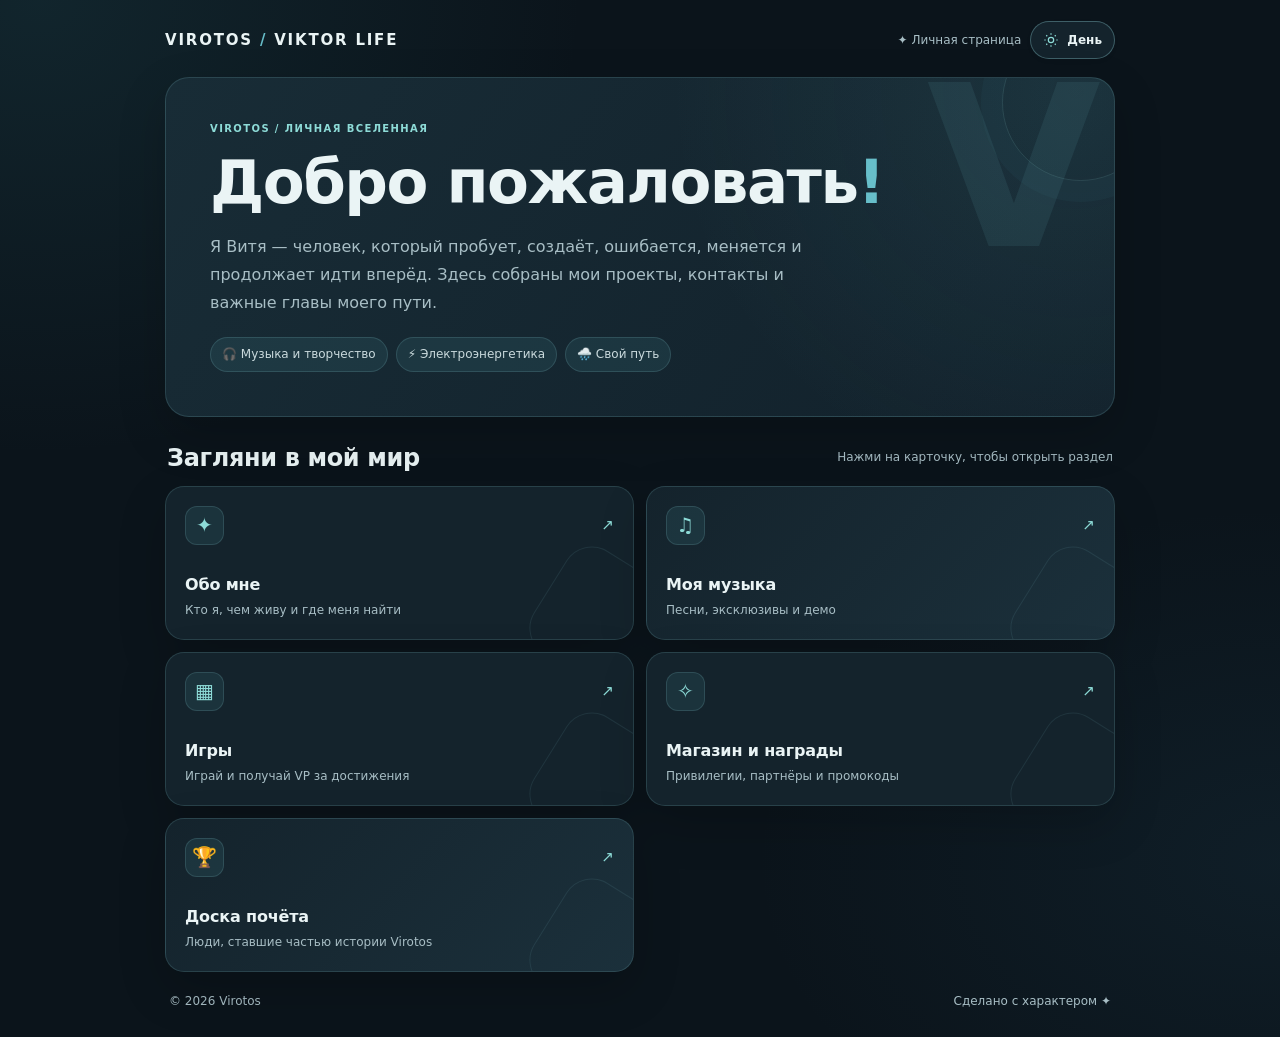
<file: index.html>
<!DOCTYPE html>
<html lang="ru">
<head>
<meta charset="UTF-8">
<meta name="viewport" content="width=device-width, initial-scale=1.0">
<meta name="theme-color" content="#0e1019">
<title>Virotos — мой мир, музыка и истории</title>

<script src="js/virotos-theme.js"></script>
  <link rel="stylesheet" href="css/main.css">
<link rel="stylesheet" href="css/about.css">
<link rel="stylesheet" href="css/honor.css">
<link rel="stylesheet" href="css/music.css">
<link rel="stylesheet" href="css/lyrics.css">

  <link rel="stylesheet" href="css/virotos3.css?v=3-0-1">
  <link rel="stylesheet" href="css/about-story.css?v=3-1">
</head>

<body>
<main class="container">

  <header>
    <div class="logo">VIROTOS <span>/</span> VIKTOR LIFE</div>
    <div>✦ Личная страница</div>
  </header>

  <section class="hero">
    <div class="eyebrow">VIROTOS / Личная вселенная</div>
    <h1>Добро пожаловать<span>!</span></h1>
    <p class="intro">
      Я Витя — человек, который пробует, создаёт, ошибается,
      меняется и продолжает идти вперёд. Здесь собраны мои проекты,
      контакты и важные главы моего пути.
    </p>
    <div class="tags">
      <span class="tag">🎧 Музыка и творчество</span>
      <span class="tag">⚡ Электроэнергетика</span>
      <span class="tag">🌧️ Свой путь</span>
    </div>
  </section>

  <div class="section-heading">
    <h2>Загляни в мой мир</h2>
    <p>Нажми на карточку, чтобы открыть раздел</p>
  </div>

  <section class="cards" aria-label="Разделы сайта">

    <button class="card" data-modal="about" type="button">
      <span class="card-top">
        <span class="card-icon">✦</span><span class="arrow">↗</span>
      </span>
      <span>
        <span class="card-title">Обо мне</span>
        <span class="card-desc">Кто я, чем живу и где меня найти</span>
      </span>
    </button>

    <a class="card music-card" href="music/" aria-label="Открыть Virotos Music — музыку и тексты песен">
      <span class="card-top">
        <span class="card-icon">♫</span><span class="arrow">↗</span>
      </span>
      <span>
        <span class="card-title">Моя музыка</span>
        <span class="card-desc">Песни, эксклюзивы и демо</span>
      </span>
    </a>

    <a class="card" href="games/" aria-label="Открыть раздел игр и заработать VP">
      <span class="card-top">
        <span class="card-icon">▦</span><span class="arrow">↗</span>
      </span>
      <span>
        <span class="card-title">Игры</span>
        <span class="card-desc">Играй и получай VP за достижения</span>
      </span>
    </a>

    <a class="card" href="shop/" aria-label="Открыть магазин и партнёрские предложения Virotos">
      <span class="card-top">
        <span class="card-icon">✧</span><span class="arrow">↗</span>
      </span>
      <span>
        <span class="card-title">Магазин и награды</span>
        <span class="card-desc">Привилегии, партнёры и промокоды</span>
      </span>
    </a>

    <button class="card" data-modal="honor" type="button">
      <span class="card-top">
        <span class="card-icon">🏆</span><span class="arrow">↗</span>
      </span>
      <span>
        <span class="card-title">Доска почёта</span>
        <span class="card-desc">Люди, ставшие частью истории Virotos</span>
      </span>
    </button>

  </section>

  <footer>
    <span>© <span id="year"></span> Virotos</span>
    <span>Сделано с характером ✦</span>
  </footer>

</main>

<div class="backdrop" id="backdrop"
     role="dialog" aria-modal="true" aria-labelledby="modalTitle">

  <section class="modal">

    <div class="modal-header">
      <h3 id="modalTitle">Раздел</h3>
      <button class="close" id="closeModal"
              aria-label="Закрыть окно" type="button">✕</button>
    </div>

    <div class="modal-body" id="modalBody"></div>

  </section>
</div>

<div class="toast" id="toast" role="status" aria-live="polite">
  Скопировано!
</div>

<script type="module" src="js/main.js"></script>
</body>
</html>
</file>
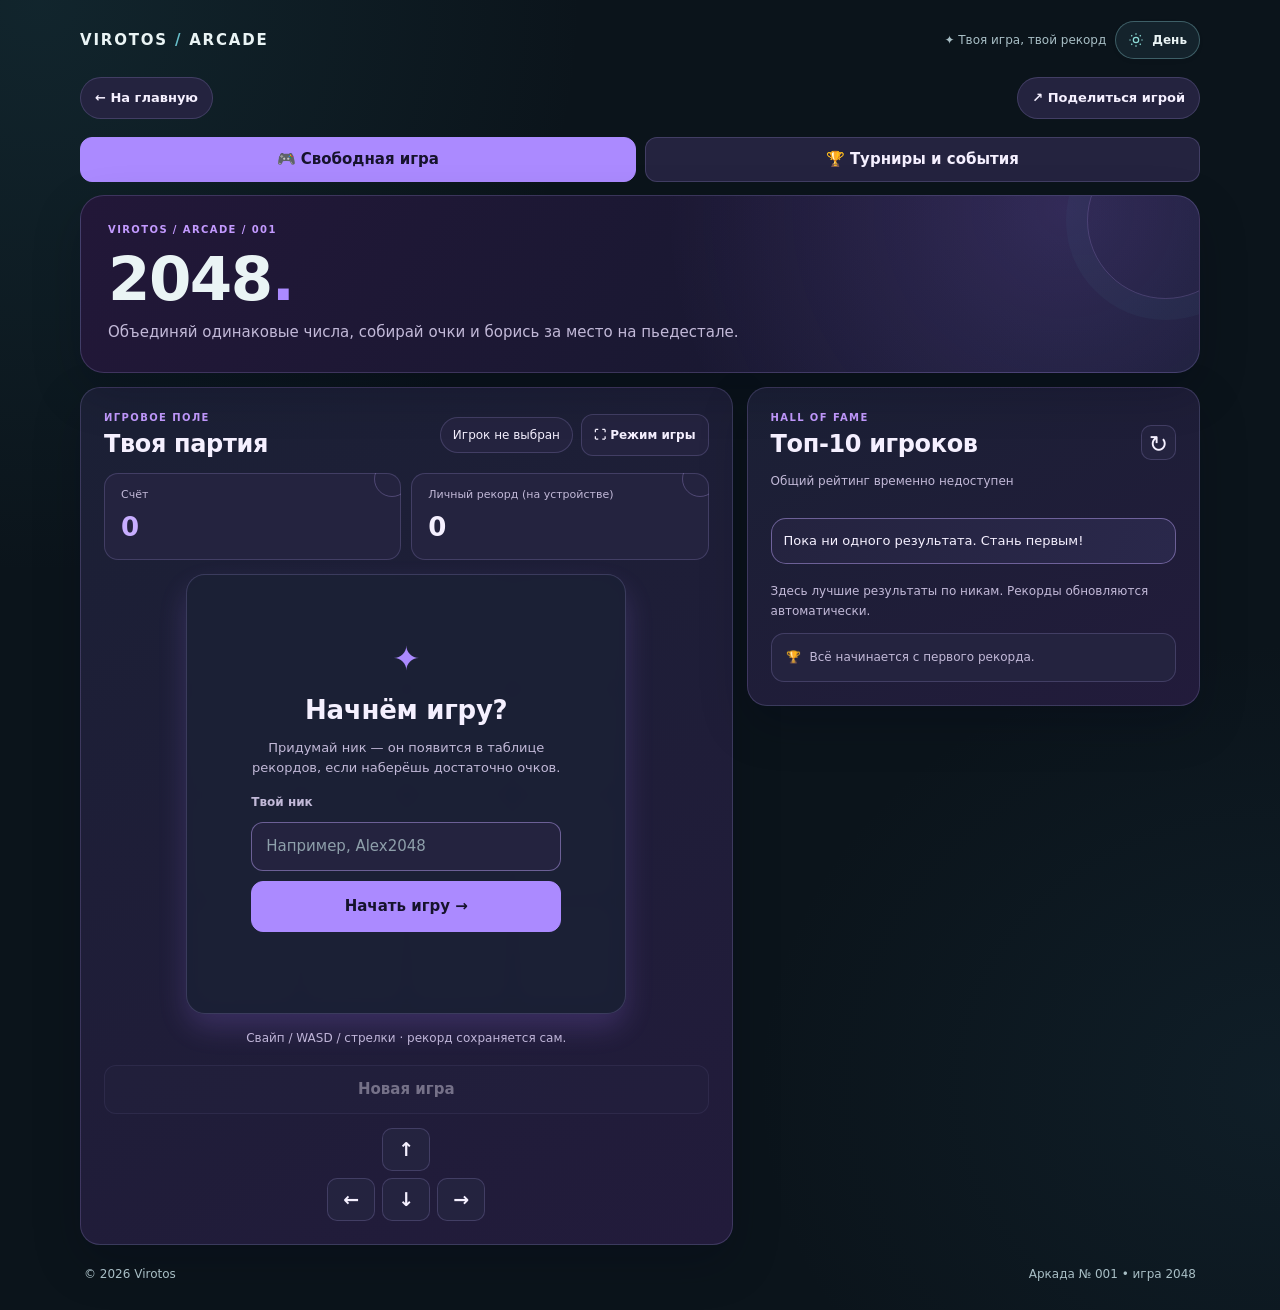
<file: 2048/index.html>
<!DOCTYPE html>
<html lang="ru">
<head>
  <meta charset="utf-8">
  <meta name="viewport" content="width=device-width, initial-scale=1, viewport-fit=cover">
  <meta name="theme-color" content="#0e1019">
  <meta name="mobile-web-app-capable" content="yes">
  <meta name="description" content="VIROTOS 2048 — играй, набирай очки и попади в топ-10 игроков сайта.">
  <meta property="og:title" content="VIROTOS 2048 — таблица рекордов">
  <meta property="og:description" content="Собери 2048, обойди соперников и займи место в топ-10.">
  <meta property="og:url" content="https://virotos.ru/2048/">
  <link rel="canonical" href="https://virotos.ru/2048/">
  <title>VIROTOS 2048 — игровой зал</title>
  <script src="../js/virotos-theme.js"></script>
  <link rel="stylesheet" href="../css/main.css">
  <link rel="stylesheet" href="../css/game2048.css?v=gridfix1">
  <link rel="stylesheet" href="../css/virotos3.css?v=3-0-1">
  <link rel="stylesheet" href="../css/arcade-skin.css?v=1-0-0">
  <link rel="stylesheet" href="../css/arcade-skin.css?v=1-0-0">
</head>
<body>
  <main class="container game-page">
    <header>
      <a class="logo" href="../">VIROTOS <span>/</span> ARCADE</a>
      <span>✦ Твоя игра, твой рекорд</span>
    </header>
    <nav class="game-nav" aria-label="Навигация">
      <a href="../">← На главную</a>
      <button id="shareButton" type="button">↗ Поделиться игрой</button>
    </nav>

    <div class="arcade-modes" aria-label="Режимы 2048">
      <a id="freeTab" class="arcade-mode arcade-mode--active" href="/2048/">🎮 Свободная игра</a>
      <a id="eventsTab" class="arcade-mode" href="/2048/events/">🏆 Турниры и события</a>
    </div>
    <section id="eventPlayNotice" class="tournament-play-note" hidden aria-live="polite">
      <div><strong id="eventPlayTitle">Турнир</strong><span id="eventPlayStatus">Загрузка…</span></div>
      <div id="eventPlayCountdown" class="tournament-countdown">—</div>
      <a href="/2048/events/">Правила и все турниры →</a>
    </section>
    <section class="game-hero">
      <div class="eyebrow">VIROTOS / ARCADE / 001</div>
      <h1>2048<span>.</span></h1>
      <p id="heroSubtitle">Объединяй одинаковые числа, собирай очки и борись за место на пьедестале.</p>
    </section>

    <div class="game-columns">
      <section class="game-panel" aria-labelledby="playHeading">
        <div class="game-panel-heading">
          <div>
            <div class="small-caption">ИГРОВОЕ ПОЛЕ</div>
            <h2 id="playHeading">Твоя партия</h2>
          </div>
          <div class="game-panel-tools">
            <div id="playerTag" class="player-tag">Игрок не выбран</div>
            <button id="focusButton" type="button" class="game-focus-button" aria-pressed="false" aria-label="Включить режим игры без прокрутки">⛶ <span>Режим игры</span></button>
            <button id="exitFocusButton" type="button" class="game-focus-exit" hidden>✕ Выйти</button>
          </div>
        </div>

        <div class="game-stats">
          <div class="stat"><span>Счёт</span><strong id="score">0</strong></div>
          <div class="stat"><span title="Только этот браузер. Не равно результату, сохранённому на сервере">Личный рекорд (на устройстве)</span><strong id="best">0</strong></div>
        </div>

        <div class="game-board-wrap" id="boardWrap">
          <div id="board" class="game-board" role="grid" aria-label="Игровое поле 4 на 4"></div>
          <div id="startOverlay" class="game-overlay">
            <form id="startForm" class="game-start-form" autocomplete="off">
              <div class="overlay-symbol" aria-hidden="true">✦</div>
              <h3>Начнём игру?</h3>
              <p>Придумай ник — он появится в таблице рекордов, если наберёшь достаточно очков.</p>
              <section id="telegramAuthPanel" class="tg-auth-panel" hidden>
                <strong>🔐 Вход для турнира</strong>
                <p>Результаты здесь привязаны к Telegram ID. Чужое имя использовать нельзя.</p>
                <button id="tgLoginButton" type="button" class="tg-auth-button">Войти через Telegram</button>
                <a id="tgOpenLink" target="_blank" rel="noopener noreferrer" hidden>Открыть бота в Telegram ↗</a>
                <p id="tgStatus" role="status">Telegram ещё не подключён.</p>
              </section>
              <label for="nickname" id="nicknameLabel">Твой ник</label>
              <input id="nickname" name="nickname" maxlength="18" minlength="2" required placeholder="Например, Alex2048" spellcheck="false" autocomplete="nickname">
              <div id="ownerCodeWrap" class="owner-code-wrap" hidden>
                <label for="ownerCode">Код владельца Virotos</label>
                <input id="ownerCode" type="password" minlength="24" maxlength="256" autocomplete="off" spellcheck="false" placeholder="Только для владельца ника">
                <span class="owner-code-hint">Имя Virotos защищено от использования другими игроками.</span>
              </div>
              <button class="accent-button" id="startButton" type="submit">Начать игру →</button>
              <small id="startError" role="alert"></small>
            </form>
          </div>
        </div>
        <div id="message" role="status" aria-live="polite" class="game-message">Свайп / WASD / стрелки · рекорд сохраняется сам.</div>
        <div class="game-actions">
          <button id="restartButton" type="button" disabled>Новая игра</button>
        </div>
        <div class="game-dpad" aria-label="Кнопки управления на телефоне">
          <div></div><button type="button" data-direction="U" aria-label="Вверх">↑</button><div></div>
          <button type="button" data-direction="L" aria-label="Влево">←</button>
          <button type="button" data-direction="D" aria-label="Вниз">↓</button>
          <button type="button" data-direction="R" aria-label="Вправо">→</button>
        </div>
      </section>

      <aside class="leaderboard-panel" aria-labelledby="leaderboardHeading">
        <div class="small-caption">HALL OF FAME</div>
        <div class="leaderboard-heading">
          <h2 id="leaderboardHeading">Топ-10 игроков</h2>
          <button id="refreshButton" type="button" aria-label="Обновить таблицу" title="Обновить таблицу">↻</button>
        </div>
        <p id="leaderboardStatus" class="leaderboard-status">Загрузка рекордов…</p>
        <ol class="leaderboard" id="leaderboard" aria-live="polite"></ol>
        <p class="leaderboard-explainer">Здесь лучшие результаты по никам. Рекорды обновляются автоматически.</p>
        <div class="record-hint">🏆 <span>Всё начинается с первого рекорда.</span></div>
      </aside>
    </div>
    <footer><span>© <span id="year"></span> Virotos</span><span>Аркада № 001 • игра 2048</span></footer>
  </main>
  <div id="notification" role="status" aria-live="polite" class="game-toast"></div>
  <script src="https://telegram.org/js/telegram-web-app.js"></script>
  <script type="module" src="../js/game2048.js?v=vp-1"></script>
</body>
</html>
</file>
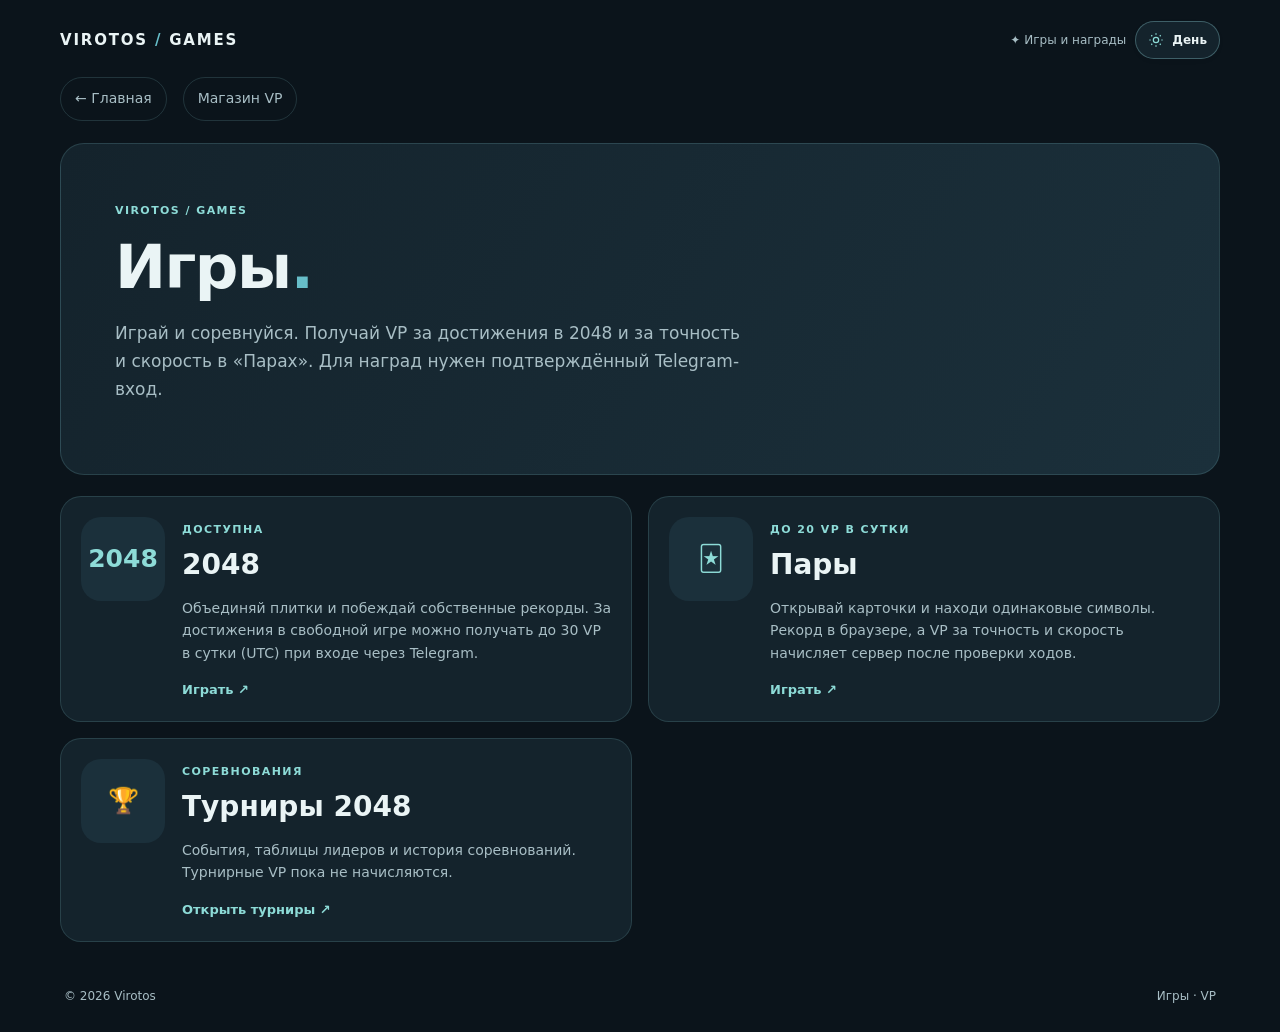
<file: games/index.html>
<!DOCTYPE html>
<html lang="ru"><head><meta charset="utf-8"/><meta content="width=device-width,initial-scale=1,viewport-fit=cover" name="viewport"/><meta content="#0b141b" name="theme-color"/><title>Игры — Virotos</title><script src="../js/virotos-theme.js"></script><link href="../css/main.css" rel="stylesheet"/><link href="../css/virotos3.css?v=3-0-1" rel="stylesheet"/><link href="../css/games-hub.css?v=071" rel="stylesheet"/></head><body><main class="container games-hub"><header><a class="logo" href="../">VIROTOS <span>/</span> GAMES</a><span>✦ Игры и награды</span></header><nav class="games-nav"><a href="../">← Главная</a><a href="../shop/">Магазин VP</a></nav><section class="games-hero"><span class="games-overline">VIROTOS / GAMES</span><h1>Игры<span>.</span></h1><p>Играй и соревнуйся. Получай VP за достижения в 2048 и за точность и скорость в «Парах». Для наград нужен подтверждённый Telegram-вход.</p></section><section aria-label="Игры Virotos" class="games-grid"><a class="games-tile" href="../2048/"><div aria-hidden="true" class="games-tile-icon">2048</div><div><span class="games-kicker">ДОСТУПНА</span><h2>2048</h2><p>Объединяй плитки и побеждай собственные рекорды. За достижения в свободной игре можно получать до 30 VP в сутки (UTC) при входе через Telegram.</p><strong>Играть ↗</strong></div></a><a class="games-tile" href="pairs/"><div aria-hidden="true" class="games-tile-icon">🃏</div><div><span class="games-kicker">ДО 20 VP В СУТКИ</span><h2>Пары</h2><p>Открывай карточки и находи одинаковые символы. Рекорд в браузере, а VP за точность и скорость начисляет сервер после проверки ходов.</p><strong>Играть ↗</strong></div></a><a class="games-tile games-tile--secondary" href="../2048/events/"><div aria-hidden="true" class="games-tile-icon">🏆</div><div><span class="games-kicker">СОРЕВНОВАНИЯ</span><h2>Турниры 2048</h2><p>События, таблицы лидеров и история соревнований. Турнирные VP пока не начисляются.</p><strong>Открыть турниры ↗</strong></div></a></section><footer><span>© <span id="year"></span> Virotos</span><span>Игры · VP</span></footer></main><script>document.getElementById('year').textContent=new Date().getFullYear()</script></body></html>
</file>
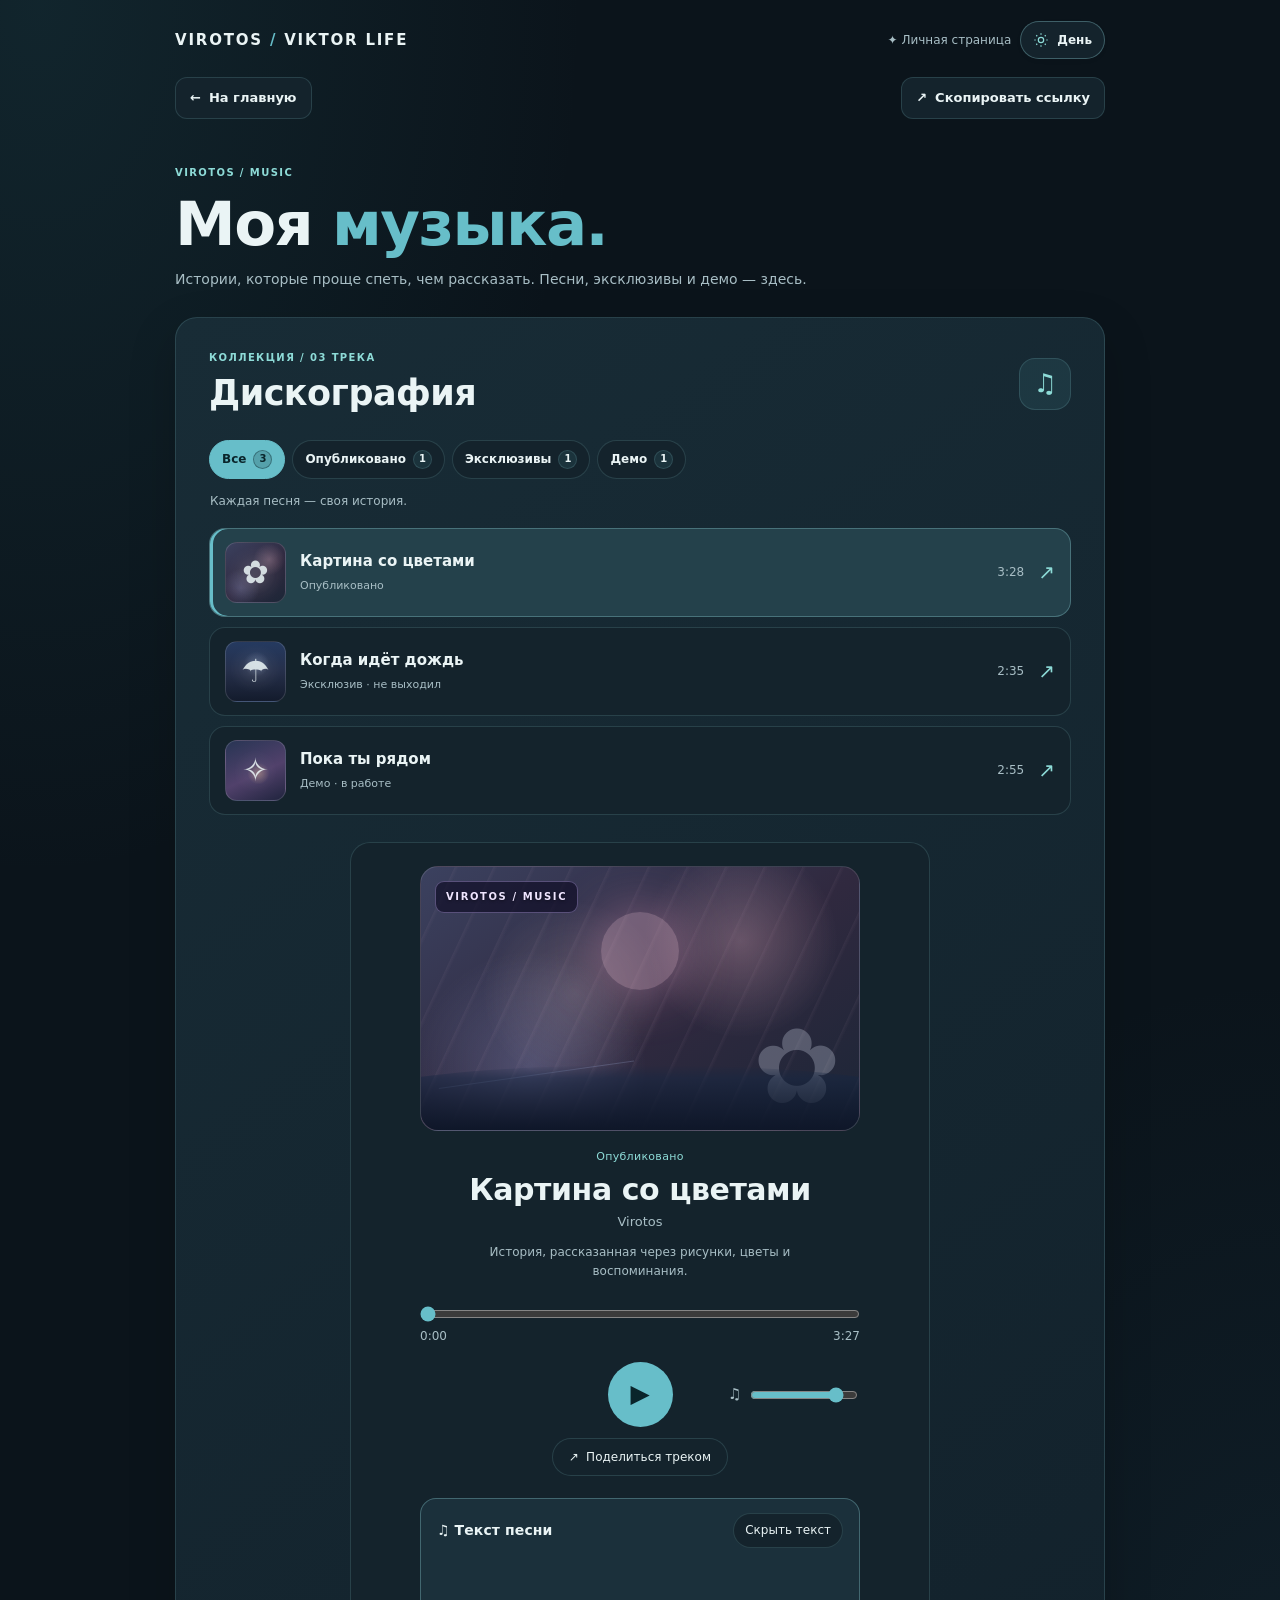
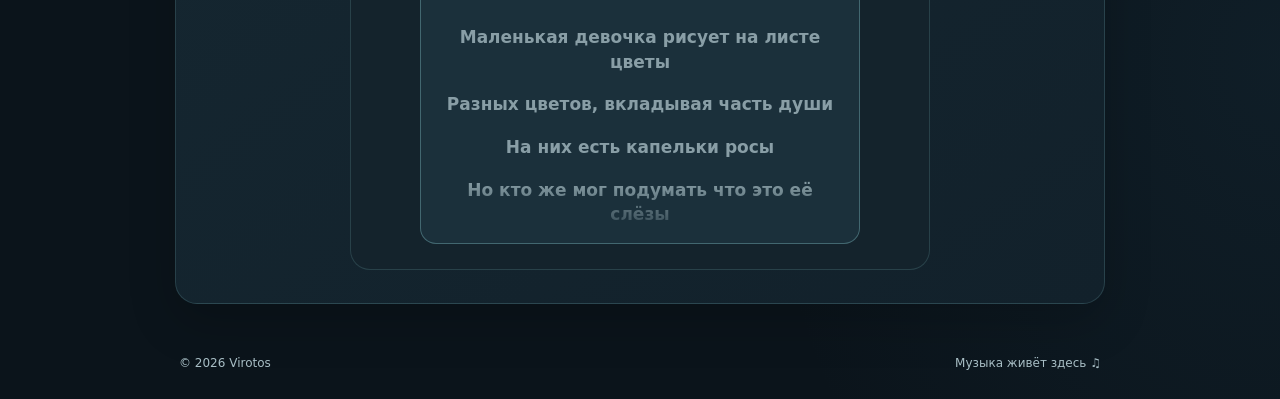
<file: music/index.html>
<!DOCTYPE html>
<html lang="ru">
<head>
  <meta charset="UTF-8">
  <meta name="viewport" content="width=device-width, initial-scale=1.0">
  <meta name="theme-color" content="#0e1019">
  <meta name="description" content="Virotos Music — песни, эксклюзивы, демо и тексты треков. «Картина со цветами», «Когда идёт дождь», «Пока ты рядом».">
  <meta property="og:type" content="website">
  <meta property="og:title" content="Virotos Music — песни и истории">
  <meta property="og:description" content="Опубликованные песни, эксклюзивы и демо Virotos — всё в одном месте.">
  <meta property="og:url" content="https://virotos.ru/music/">
  <link rel="canonical" href="https://virotos.ru/music/">
  <title>Virotos Music — моя музыка</title>
  <script src="../js/virotos-theme.js"></script>
  <link rel="stylesheet" href="../css/main.css">
  <link rel="stylesheet" href="../css/music.css">
  <link rel="stylesheet" href="../css/lyrics.css">
  <link rel="stylesheet" href="../css/music-page.css">
  <link rel="stylesheet" href="../css/virotos3.css?v=3-0-1">
  <link rel="stylesheet" href="../css/music-polish.css?v=1-0-0">
</head>
<body class="music-route-page">
<main class="container music-page-container">
  <header>
    <a class="logo music-logo" href="../" aria-label="На главную Virotos">VIROTOS <span>/</span> VIKTOR LIFE</a>
    <span>✦ Личная страница</span>
  </header>
  <nav class="music-page-nav" aria-label="Навигация по сайту">
    <a class="music-back" href="../"><span aria-hidden="true">←</span> На главную</a>
    <button class="music-copy-link" id="copyMusicLink" type="button"><span aria-hidden="true">↗</span> Скопировать ссылку</button>
  </nav>
  <section class="music-route-hero" aria-labelledby="musicRouteTitle">
    <div class="eyebrow">VIROTOS / MUSIC</div>
    <h1 id="musicRouteTitle">Моя <span>музыка.</span></h1>
    <p>Истории, которые проще спеть, чем рассказать. Песни, эксклюзивы и демо — здесь.</p>
  </section>
  <section class="music-page-panel" aria-label="Каталог, музыкальный плеер и тексты песен">
    <div id="musicContent"></div>
  </section>
  <footer><span>© <span id="year"></span> Virotos</span><span>Музыка живёт здесь ♫</span></footer>
</main>
<div class="toast" id="toast" role="status" aria-live="polite"></div>
<script type="module" src="../js/music-page.js?v=polish-1"></script>
</body>
</html>
</file>
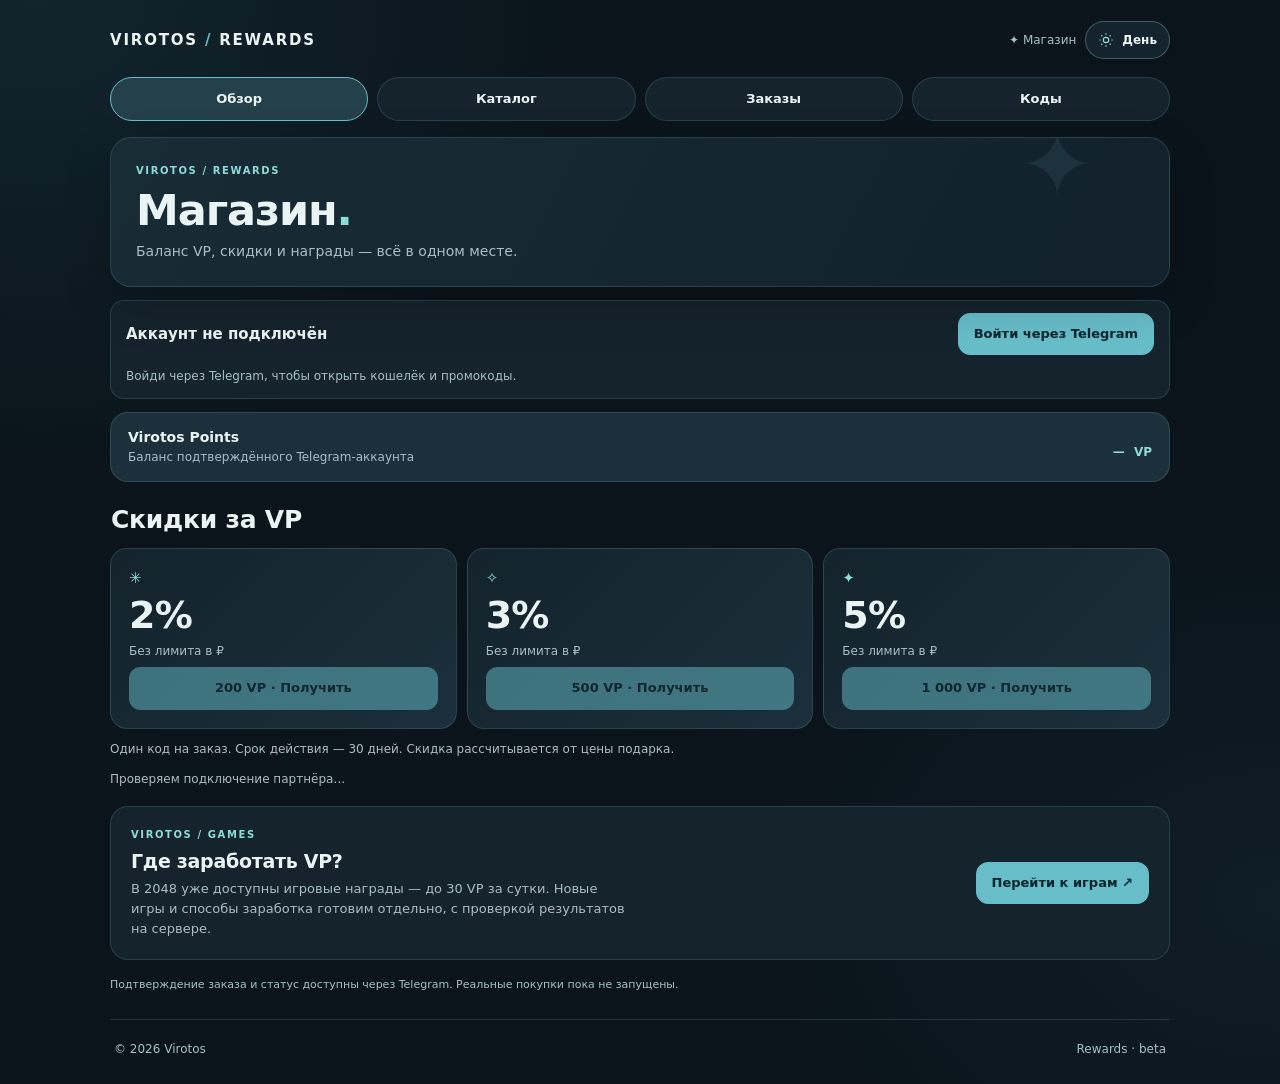
<file: shop/index.html>
<!DOCTYPE html>

<html lang="ru"><head><meta charset="utf-8"/><meta content="width=device-width,initial-scale=1,viewport-fit=cover" name="viewport"/><meta content="#0b141b" name="theme-color"/><title>Магазин — Virotos Rewards</title><script src="../js/virotos-theme.js"></script><link href="../css/main.css" rel="stylesheet"/><link href="../css/virotos3.css?v=3-0-1" rel="stylesheet"/><link href="../css/rewards-shop.css?v=demo-1" rel="stylesheet"/><link href="../css/rewards-v2.css?v=071" rel="stylesheet"/><link href="../css/rewards-ui-0962.css?v=0962" rel="stylesheet"/></head>
<body><main class="container shop-page"><header><a class="logo" href="../">VIROTOS <span>/</span> REWARDS</a><span>✦ Магазин</span></header>
<nav aria-label="Разделы магазина" class="shop-navigation"><a aria-current="page" href="../shop/">Обзор</a><a href="../shop/gifts/catalog/">Каталог</a><a href="../shop/gifts/">Заказы</a><a href="../shop/promos/">Коды</a></nav><section class="shop-hero"><div><span class="shop-overline">VIROTOS / REWARDS</span><h1>Магазин<span>.</span></h1><p class="shop-lead">Баланс VP, скидки и награды — всё в одном месте.</p></div><div aria-hidden="true" class="shop-hero-art"><span>✧</span></div></section><section aria-label="Telegram аккаунт" class="shop-page-status"><strong id="rwAccount">Аккаунт не подключён</strong><div class="rw-auth-tools"><button class="shop-primary-button" id="rwLogin" type="button">Войти через Telegram</button><button class="shop-outline-button" hidden="" id="rwLogout" type="button">Выйти</button></div><p class="rw-status" id="rwStatus" role="status">Подключаемся к серверу…</p><a hidden="" href="https://t.me/Virotos_bot" id="rwBotLink" rel="noopener noreferrer" target="_blank">Открыть Telegram</a></section><section class="shop-balance"><div><div class="shop-balance-title">Virotos Points</div><div class="shop-balance-note">Баланс подтверждённого Telegram-аккаунта</div></div><div class="shop-balance-value"><span id="rwBalance">—</span> <span>VP</span></div></section>
<section aria-labelledby="rwDiscountHeading" class="shop-section rw-discounts-section"><div class="shop-section-heading"><h2 id="rwDiscountHeading">Скидки за VP</h2></div><div class="rw-discount-grid">
<article class="rw-discount-card"><span class="rw-discount-emblem">✳</span><strong>2%</strong><span>Без лимита в ₽</span><button class="shop-primary-button" data-buy-discount="2" data-cost-vp="200" disabled="" type="button">200 VP · Получить</button></article>
<article class="rw-discount-card"><span class="rw-discount-emblem">✧</span><strong>3%</strong><span>Без лимита в ₽</span><button class="shop-primary-button" data-buy-discount="3" data-cost-vp="500" disabled="" type="button">500 VP · Получить</button></article>
<article class="rw-discount-card"><span class="rw-discount-emblem">✦</span><strong>5%</strong><span>Без лимита в ₽</span><button class="shop-primary-button" data-buy-discount="5" data-cost-vp="1000" disabled="" type="button">1 000 VP · Получить</button></article>
</div><p class="rw-discount-note">Один код на заказ. Срок действия — 30 дней. Скидка рассчитывается от цены подарка.</p><p class="rw-discount-note" id="rwDiscountStatus">Проверяем подключение партнёра…</p></section>
<section aria-labelledby="rwEarnHeading" class="shop-section rw-earn-panel"><div class="rw-earn-content"><div><span class="shop-overline">VIROTOS / GAMES</span><h2 id="rwEarnHeading">Где заработать VP?</h2><p>В 2048 уже доступны игровые награды — до 30 VP за сутки. Новые игры и способы заработка готовим отдельно, с проверкой результатов на сервере.</p></div><a class="shop-primary-button" href="../games/">Перейти к играм ↗</a></div></section><p class="rw-footnote">Подтверждение заказа и статус доступны через Telegram. Реальные покупки пока не запущены.</p><footer><span>© <span id="year"></span> Virotos</span><span>Rewards · beta</span></footer></main><script src="../js/rewards-app.js?v=095" type="module"></script></body></html>
</file>
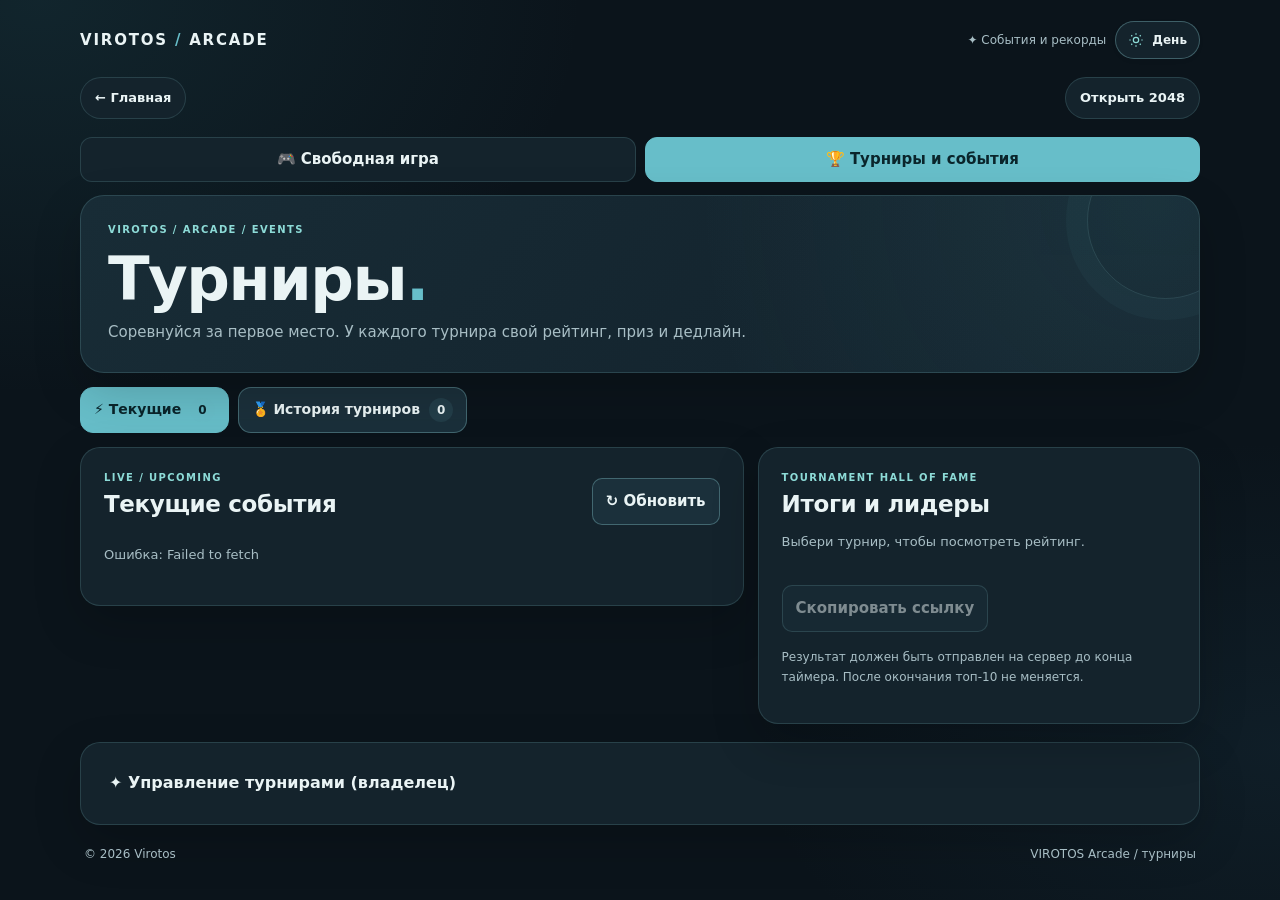
<file: 2048/events/index.html>
<!doctype html>
<html lang="ru">
<head>
  <meta charset="utf-8"><meta name="viewport" content="width=device-width,initial-scale=1,viewport-fit=cover">
  <meta name="theme-color" content="#0e1019"><title>VIROTOS ARCADE — турниры 2048</title>
  <meta name="description" content="Турниры, события, призы и победители Virotos Arcade.">
  <link rel="canonical" href="https://virotos.ru/2048/events/">
  <script src="../../js/virotos-theme.js"></script>
  <link rel="stylesheet" href="../../css/main.css">
  <link rel="stylesheet" href="../../css/game2048.css?v=mobile1">
  <link rel="stylesheet" href="../../css/events2048.css?v=history1">
  <link rel="stylesheet" href="../../css/virotos3.css?v=3-0-1">
</head>
<body>
<main class="container game-page">
  <header><a class="logo" href="../../">VIROTOS <span>/</span> ARCADE</a><span>✦ События и рекорды</span></header>
  <nav class="game-nav"><a href="../../">← Главная</a><a href="../">Открыть 2048</a></nav>
  <div class="arcade-modes"><a class="arcade-mode" href="../">🎮 Свободная игра</a><a class="arcade-mode arcade-mode--active" href="./">🏆 Турниры и события</a></div>
  <section class="game-hero">
    <div class="eyebrow">VIROTOS / ARCADE / EVENTS</div><h1 class="events-title">Турниры<span>.</span></h1>
    <p>Соревнуйся за первое место. У каждого турнира свой рейтинг, приз и дедлайн.</p>
  </section>
  <div class="events-view-tabs" role="group" aria-label="Разделы турниров">
    <button id="viewCurrent" type="button" class="events-view-tab events-view-tab--active" aria-pressed="true">⚡ Текущие <span id="currentCount" class="events-view-count">0</span></button>
    <button id="viewHistory" type="button" class="events-view-tab" aria-pressed="false">🏅 История турниров <span id="historyCount" class="events-view-count">0</span></button>
  </div>
  <div class="events-layout">
    <section class="events-panel" aria-labelledby="eventsHeading">
      <div class="events-bar"><div><div class="small-caption" id="eventsEyebrow">LIVE / UPCOMING</div><h2 id="eventsHeading">Текущие события</h2></div><button id="refreshEvents" type="button">↻ Обновить</button></div>
      <p id="eventsStatus" role="status">Загружаем турниры…</p>
      <div id="eventsList" class="events-list"></div>
    </section>
    <aside class="events-panel" aria-labelledby="eventRankingHeading">
      <div class="small-caption">TOURNAMENT HALL OF FAME</div><h2 id="eventRankingHeading">Итоги и лидеры</h2>
      <p id="selectedEventStatus" class="events-muted">Выбери турнир, чтобы посмотреть рейтинг.</p>
      <div class="selected-event-meta" id="selectedEventMeta"></div>
      <ol class="leaderboard" id="tournamentLeaderboard" aria-live="polite"></ol>
      <div class="events-detail-actions"><a id="playEvent" class="events-cta" hidden href="../">Участвовать →</a><button type="button" id="shareEvent" disabled>Скопировать ссылку</button></div>
      <p class="events-disclaimer">Результат должен быть отправлен на сервер до конца таймера. После окончания топ-10 не меняется.</p>
    </aside>
  </div>
  <section class="events-admin" id="adminPanel">
    <button type="button" id="toggleAdmin" class="events-admin-toggle" aria-expanded="false">✦ Управление турнирами (владелец)</button>
    <div id="adminContent" hidden>
      <p class="events-muted">Только владелец может создавать и досрочно завершать события. Код хранится в секрете Cloudflare и не сохраняется в браузере.</p>
      <form id="createTournament" class="events-form" autocomplete="off">
        <label>Название события <input id="newTitle" maxlength="70" required placeholder="Первый турнир VIROTOS" /></label>
        <label>Описание <textarea id="newDescription" maxlength="300" rows="2" placeholder="Собери больше всех очков за три дня"></textarea></label>
        <label>Приз <input id="newPrize" maxlength="150" placeholder="Сюрприз от Virotos 💙" /></label>
        <div class="events-date-row"><label>Начало <input id="newStart" type="datetime-local" required /></label><label>Окончание <input id="newEnd" type="datetime-local" required /></label></div>
        <label class="events-checkbox-label"><input id="newRequiresTelegram" type="checkbox" checked> 🔐 Проверять Telegram-аккаунты участников (только для новых турниров)</label>
        <label>Код администратора <input id="adminKey" type="password" required minlength="24" autocomplete="off" placeholder="VIROTOS_TOURNAMENT_ADMIN_KEY" /></label>
        <div class="events-admin-actions"><button type="submit" id="createButton" class="events-cta">Создать турнир</button><button type="button" id="closeEvent" disabled>Завершить выбранный турнир досрочно</button></div>
        <p id="adminMessage" role="status" class="events-status"></p>
        <div class="tg-webhook-setup"><p>Первый раз подключаешь Telegram-бота? Добавь секреты в Worker, затем нажми кнопку:</p>
          <button id="configureTelegramBot" type="button">🔗 Подключить бота к Worker</button>
          <p id="telegramWebhookStatus" role="status" class="events-status"></p></div>
      </form>
    </div>
  </section>
  <footer><span>© <span id="year"></span> Virotos</span><span>VIROTOS Arcade / турниры</span></footer>
</main>
<script type="module" src="../../js/events2048.js?v=mobile1"></script>
</body>
</html>
</file>
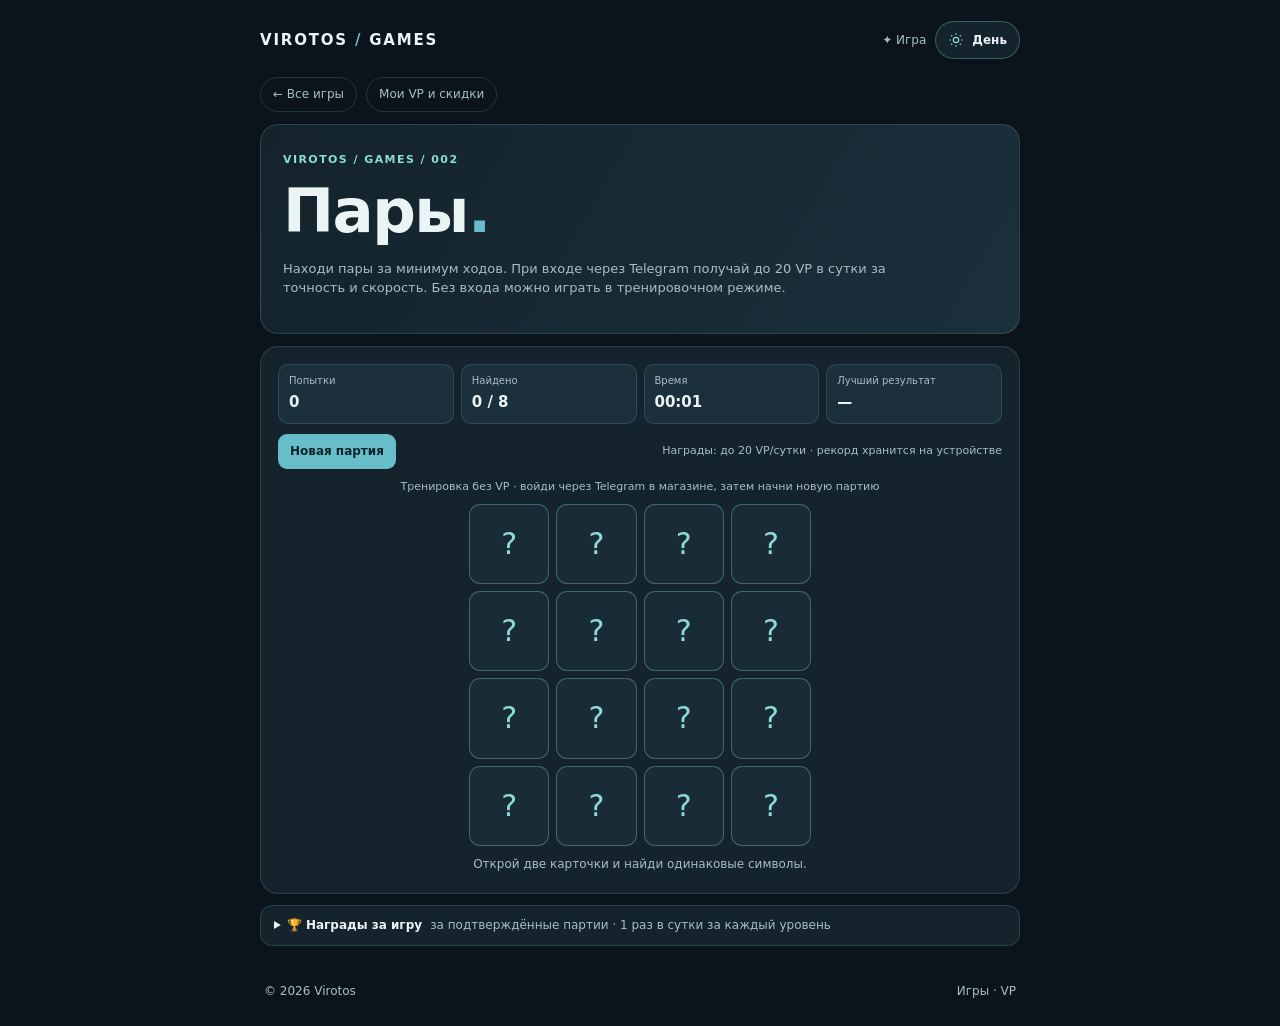
<file: games/pairs/index.html>
<!doctype html>
<html lang="ru"><head><meta charset="utf-8"><meta name="viewport" content="width=device-width,initial-scale=1,viewport-fit=cover"><meta name="theme-color" content="#0b141b"><title>Пары — Игры Virotos</title>
<script src="../../js/virotos-theme.js"></script><link rel="stylesheet" href="../../css/main.css"><link rel="stylesheet" href="../../css/virotos3.css?v=3-0-1"><link rel="stylesheet" href="../../css/games-hub.css?v=071"><link rel="stylesheet" href="../../css/game-pairs.css?v=0970"></head>
<body><main class="container games-hub pairs-page"><header><a class="logo" href="../../">VIROTOS <span>/</span> GAMES</a><span>✦ Игра</span></header>
<nav class="games-nav"><a href="../">← Все игры</a><a href="../../shop/">Мои VP и скидки</a></nav>
<section class="games-hero pairs-hero"><span class="games-overline">VIROTOS / GAMES / 002</span><h1>Пары<span>.</span></h1><p>Находи пары за минимум ходов. При входе через Telegram получай до 20 VP в сутки за точность и скорость. Без входа можно играть в тренировочном режиме.</p></section>
<section class="pairs-panel" aria-label="Игровое поле"><div class="pairs-meta"><div class="pairs-stat"><span>Попытки</span><strong id="pairsMoves">0</strong></div><div class="pairs-stat"><span>Найдено</span><strong id="pairsFound">0 / 8</strong></div><div class="pairs-stat"><span>Время</span><strong id="pairsTime">00:00</strong></div><div class="pairs-stat"><span>Лучший результат</span><strong id="pairsBest">—</strong></div></div>
<div class="pairs-actions"><button type="button" id="pairsRestart" class="pairs-restart">Новая партия</button><span class="pairs-disclaimer">Награды: до 20 VP/сутки · рекорд хранится на устройстве</span></div>
<p id="pairsMode" class="pairs-mode" role="status">Проверяем Telegram-авторизацию…</p>
<div id="pairsBoard" class="pairs-board" aria-label="Карточки для поиска пар"></div>
<p id="pairsMessage" class="pairs-message" role="status" aria-live="polite">Открой две карточки и найди одинаковые символы.</p>
<button id="pairsRetry" type="button" class="pairs-restart" hidden>Повторить проверку VP</button></section>
<details class="pairs-rewards"><summary>🏆 Награды за игру <span>за подтверждённые партии · 1 раз в сутки за каждый уровень</span></summary>
  <div class="pairs-rewards-content">
    <div class="pairs-reward-grid">
      <div class="pairs-reward-tier"><strong>🥇 Золото · 16 VP</strong><span>8–10 ходов</span></div>
      <div class="pairs-reward-tier"><strong>🥈 Серебро · 10 VP</strong><span>11–14 ходов</span></div>
      <div class="pairs-reward-tier"><strong>🥉 Бронза · 6 VP</strong><span>15–20 ходов</span></div>
    </div>
    <p class="pairs-reward-speed">⚡ Скорость: ещё 4 VP за завершение не дольше 30 секунд.</p>
    <p>Максимум 20 VP за сутки (UTC) на один Telegram-аккаунт. Повторные партии начисляют только разницу при улучшении результата. Баллы начисляются исключительно сервером после проверки ходов. Данные игры в браузере доступны игроку, поэтому автоматизированную игру полностью исключить нельзя.</p>
  </div>
</details>
<footer><span>© <span id="year"></span> Virotos</span><span>Игры · VP</span></footer></main><script type="module" src="../../js/game-pairs.js?v=0970"></script></body></html>
</file>
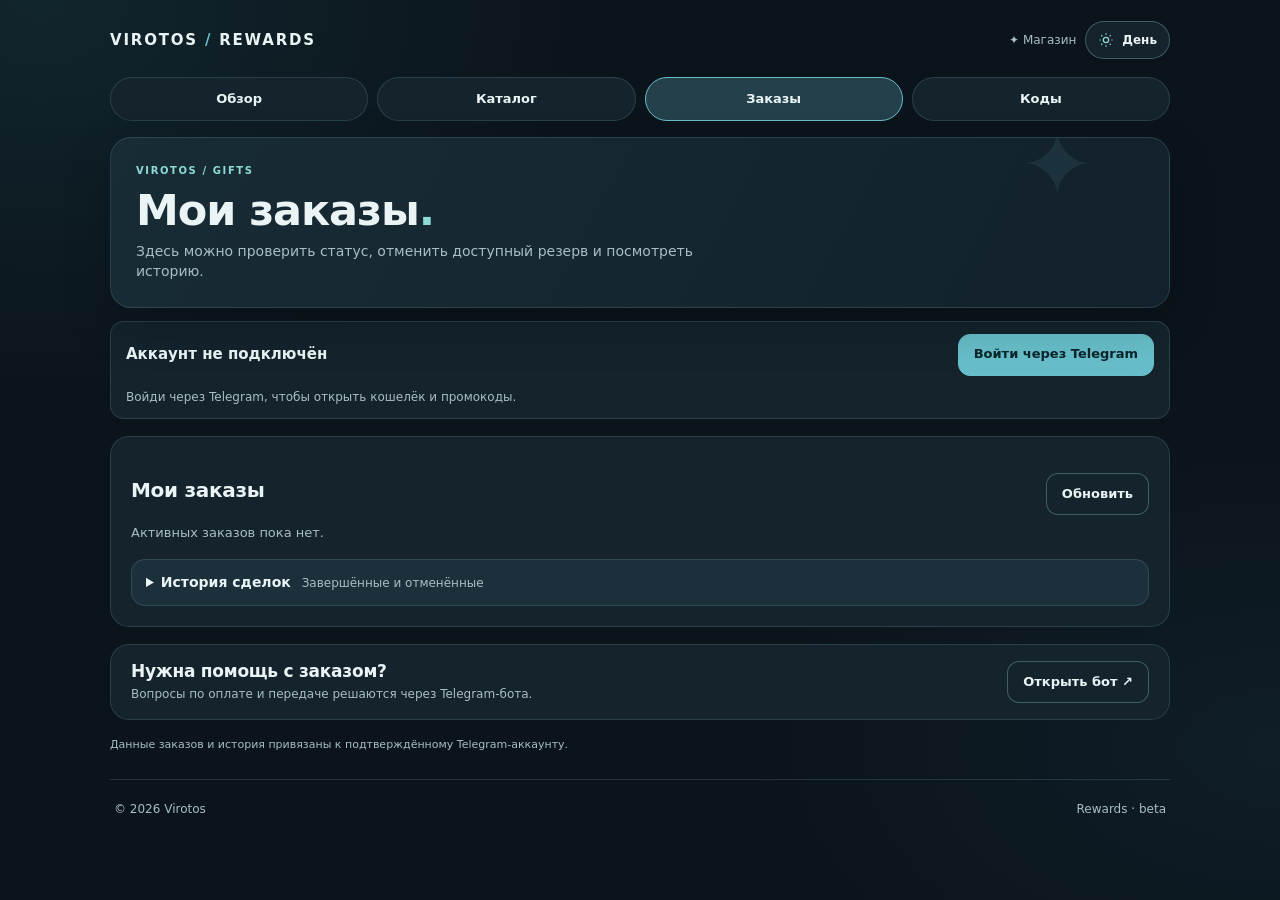
<file: shop/gifts/index.html>
<!DOCTYPE html>

<html lang="ru"><head><meta charset="utf-8"/><meta content="width=device-width,initial-scale=1,viewport-fit=cover" name="viewport"/><meta content="#0b141b" name="theme-color"/><title>Telegram Gifts — Virotos Rewards</title>
<script src="../../js/virotos-theme.js"></script><link href="../../css/main.css" rel="stylesheet"/><link href="../../css/virotos3.css?v=3-0-1" rel="stylesheet"/><link href="../../css/rewards-shop.css?v=demo-1" rel="stylesheet"/><link href="../../css/rewards-v2.css?v=071" rel="stylesheet"/><link href="../../css/rewards-orders.css?v=080" rel="stylesheet"/><link href="../../css/rewards-ui-0962.css?v=0962" rel="stylesheet"/></head>
<body><main class="container shop-page"><header><a class="logo" href="../../">VIROTOS <span>/</span> REWARDS</a><span>✦ Магазин</span></header>
<nav aria-label="Разделы магазина" class="shop-navigation"><a href="../../shop/">Обзор</a><a href="../../shop/gifts/catalog/">Каталог</a><a aria-current="page" href="../../shop/gifts/">Заказы</a><a href="../../shop/promos/">Коды</a></nav>
<section class="shop-hero"><div><span class="shop-overline">VIROTOS / GIFTS</span><h1>Мои заказы<span>.</span></h1><p class="shop-lead">Здесь можно проверить статус, отменить доступный резерв и посмотреть историю.</p></div><div aria-hidden="true" class="shop-hero-art"><span>✳</span></div></section>
<section aria-label="Telegram аккаунт" class="shop-page-status"><strong id="rwAccount">Аккаунт не подключён</strong><div class="rw-auth-tools"><button class="shop-primary-button" id="rwLogin" type="button">Войти через Telegram</button><button class="shop-outline-button" hidden="" id="rwLogout" type="button">Выйти</button></div><p class="rw-status" id="rwStatus" role="status">Подключаемся к серверу…</p><a hidden="" href="https://t.me/Virotos_bot" id="rwBotLink" rel="noopener noreferrer" target="_blank">Открыть Telegram</a></section>


<section class="shop-section"><div class="shop-panel"><div class="rw-gift-heading"><h2>Мои заказы</h2><button class="shop-outline-button" id="rwGiftRefresh" type="button">Обновить</button></div><div aria-live="polite" class="rw-gift-orders" id="rwGiftOrders"><p class="rw-empty">Загружаем…</p></div><details class="rw-gift-history" id="rwGiftHistoryDetails"><summary>История сделок <span class="rw-gift-history__hint">Завершённые и отменённые</span></summary><div aria-live="polite" class="rw-gift-orders" id="rwGiftHistory"><p class="rw-empty">Открой раздел, чтобы посмотреть историю.</p></div><button class="shop-outline-button" hidden="" id="rwGiftHistoryMore" type="button">Показать ещё</button></details></div></section><section class="shop-section rw-help-inline"><div class="shop-panel"><div><h2>Нужна помощь с заказом?</h2><p>Вопросы по оплате и передаче решаются через Telegram-бота.</p></div><a class="shop-outline-button" href="https://t.me/Virotos_bot" rel="noopener noreferrer" target="_blank">Открыть бот ↗</a></div></section>
<p class="rw-footnote">Данные заказов и история привязаны к подтверждённому Telegram-аккаунту.</p><footer><span>© <span id="year"></span> Virotos</span><span>Rewards · beta</span></footer>
</main><script src="../../js/rewards-app.js?v=095" type="module"></script></body></html>
</file>
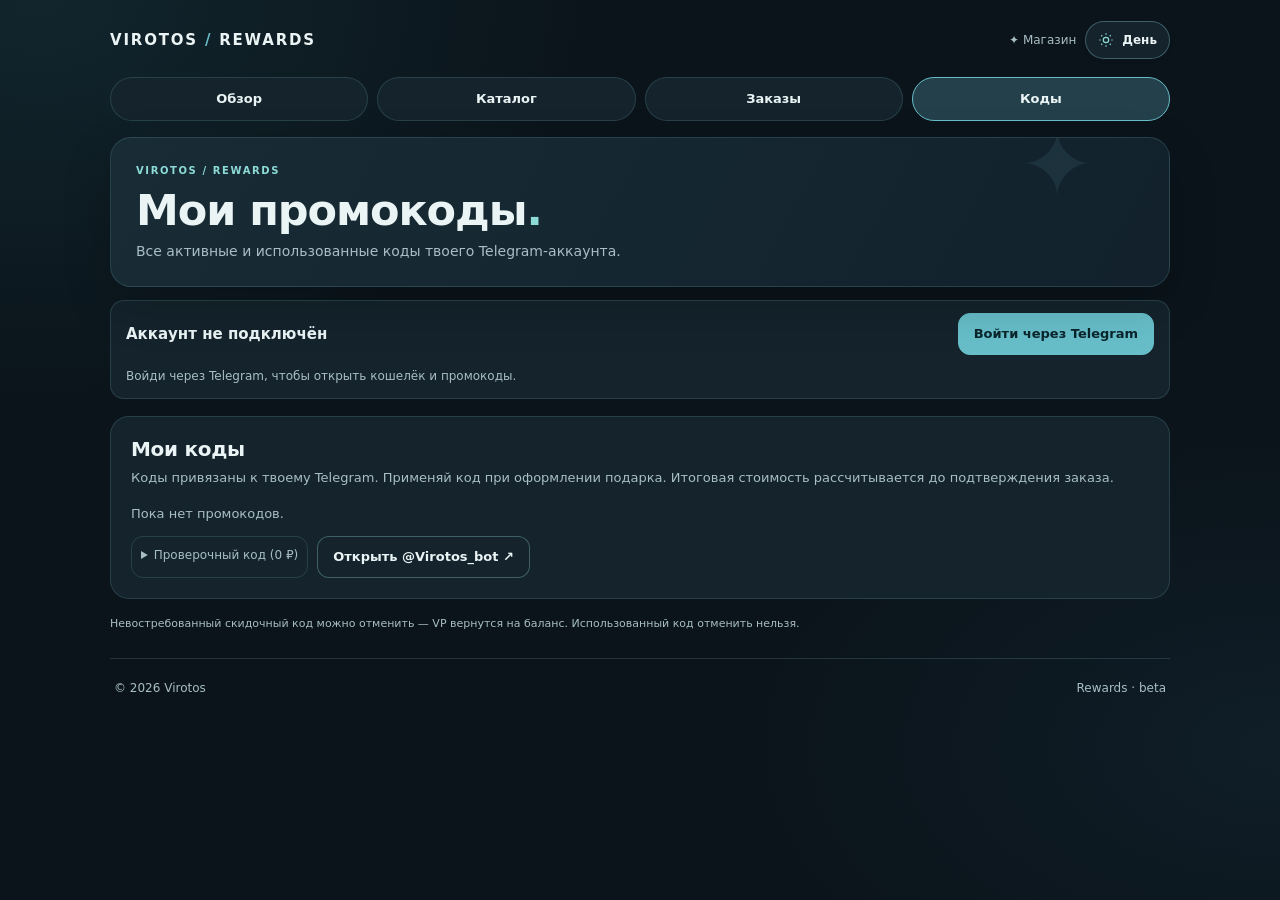
<file: shop/promos/index.html>
<!DOCTYPE html>

<html lang="ru"><head><meta charset="utf-8"/><meta content="width=device-width,initial-scale=1,viewport-fit=cover" name="viewport"/><meta content="#0b141b" name="theme-color"/><title>Мои промокоды — Virotos Rewards</title><script src="../../js/virotos-theme.js"></script><link href="../../css/main.css" rel="stylesheet"/><link href="../../css/virotos3.css?v=3-0-1" rel="stylesheet"/><link href="../../css/rewards-shop.css?v=demo-1" rel="stylesheet"/><link href="../../css/rewards-v2.css?v=071" rel="stylesheet"/><link href="../../css/rewards-ui-0962.css?v=0962" rel="stylesheet"/></head>
<body><main class="container shop-page"><header><a class="logo" href="../../">VIROTOS <span>/</span> REWARDS</a><span>✦ Магазин</span></header>
<nav aria-label="Разделы магазина" class="shop-navigation"><a href="../../shop/">Обзор</a><a href="../../shop/gifts/catalog/">Каталог</a><a href="../../shop/gifts/">Заказы</a><a aria-current="page" href="../../shop/promos/">Коды</a></nav><section class="shop-hero"><div><span class="shop-overline">VIROTOS / REWARDS</span><h1>Мои промокоды<span>.</span></h1><p class="shop-lead">Все активные и использованные коды твоего Telegram-аккаунта.</p></div><div aria-hidden="true" class="shop-hero-art"><span>%</span></div></section><section aria-label="Telegram аккаунт" class="shop-page-status"><strong id="rwAccount">Аккаунт не подключён</strong><div class="rw-auth-tools"><button class="shop-primary-button" id="rwLogin" type="button">Войти через Telegram</button><button class="shop-outline-button" hidden="" id="rwLogout" type="button">Выйти</button></div><p class="rw-status" id="rwStatus" role="status">Подключаемся к серверу…</p><a hidden="" href="https://t.me/Virotos_bot" id="rwBotLink" rel="noopener noreferrer" target="_blank">Открыть Telegram</a></section><section class="shop-section"><div class="shop-panel"><h2>Мои коды</h2><p>Коды привязаны к твоему Telegram. Применяй код при оформлении подарка. Итоговая стоимость рассчитывается до подтверждения заказа.</p><div aria-live="polite" class="shop-promo-list" id="rwPromoList"><p class="rw-empty">Войди, чтобы посмотреть коды.</p></div><div class="rw-actions"><details class="rw-devtools"><summary>Проверочный код (0 ₽)</summary><button class="shop-outline-button" disabled="" id="rwCreateCode" type="button">Получить тестовый код</button></details><a class="shop-link-button" data-rewards-target="bot" href="https://t.me/Virotos_bot?start=rewards" rel="noopener noreferrer" target="_blank">Открыть @Virotos_bot ↗</a></div></div></section><p class="rw-footnote">Невостребованный скидочный код можно отменить — VP вернутся на баланс. Использованный код отменить нельзя.</p><footer><span>© <span id="year"></span> Virotos</span><span>Rewards · beta</span></footer></main><script src="../../js/rewards-app.js?v=095" type="module"></script></body></html>
</file>
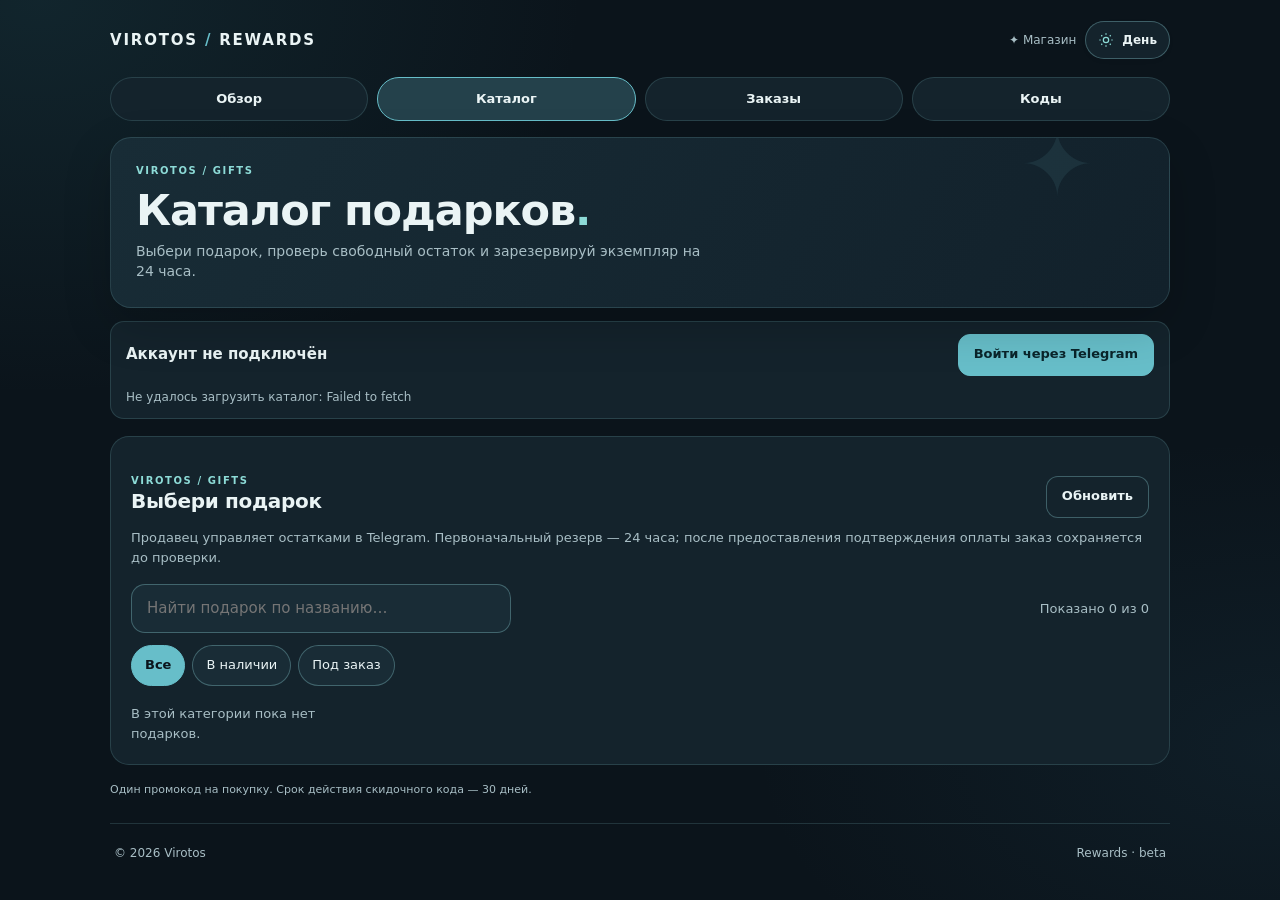
<file: shop/gifts/catalog/index.html>
<!DOCTYPE html>

<html lang="ru"><head><meta charset="utf-8"/><meta content="width=device-width,initial-scale=1,viewport-fit=cover" name="viewport"/><meta content="#0b141b" name="theme-color"/><title>Каталог подарков — Virotos Rewards</title>
<script src="../../../js/virotos-theme.js"></script><link href="../../../css/main.css" rel="stylesheet"/><link href="../../../css/virotos3.css?v=3-0-1" rel="stylesheet"/><link href="../../../css/rewards-shop.css?v=demo-1" rel="stylesheet"/><link href="../../../css/rewards-v2.css?v=071" rel="stylesheet"/><link href="../../../css/rewards-orders.css?v=080" rel="stylesheet"/><link href="../../../css/rewards-ui-0962.css?v=0962" rel="stylesheet"/></head>
<body><main class="container shop-page"><header><a class="logo" href="../../../">VIROTOS <span>/</span> REWARDS</a><span>✦ Магазин</span></header>
<nav aria-label="Разделы магазина" class="shop-navigation"><a href="../../../shop/">Обзор</a><a aria-current="page" href="../../../shop/gifts/catalog/">Каталог</a><a href="../../../shop/gifts/">Заказы</a><a href="../../../shop/promos/">Коды</a></nav>
<section class="shop-hero"><div><span class="shop-overline">VIROTOS / GIFTS</span><h1>Каталог подарков<span>.</span></h1><p class="shop-lead">Выбери подарок, проверь свободный остаток и зарезервируй экземпляр на 24 часа.</p></div><div aria-hidden="true" class="shop-hero-art"><span>✳</span></div></section>
<section aria-label="Telegram аккаунт" class="shop-page-status"><strong id="rwAccount">Аккаунт не подключён</strong><div class="rw-auth-tools"><button class="shop-primary-button" id="rwLogin" type="button">Войти через Telegram</button><button class="shop-outline-button" hidden="" id="rwLogout" type="button">Выйти</button></div><p class="rw-status" id="rwStatus" role="status">Подключаемся к серверу…</p><a hidden="" href="https://t.me/Virotos_bot" id="rwBotLink" rel="noopener noreferrer" target="_blank">Открыть Telegram</a></section>
<section aria-labelledby="rwCatalogTitle" class="shop-section rw-catalog-section"><div class="shop-panel"><div class="rw-gift-heading"><div><span class="shop-overline">VIROTOS / GIFTS</span><h2 id="rwCatalogTitle">Выбери подарок</h2></div><button class="shop-outline-button" id="rwCatalogRefresh" type="button">Обновить</button></div><p class="rw-catalog-note">Продавец управляет остатками в Telegram. Первоначальный резерв — 24 часа; после предоставления подтверждения оплаты заказ сохраняется до проверки.</p>
<div class="rw-catalog-toolbar"><input aria-label="Поиск по подаркам" autocomplete="off" class="rw-catalog-search" id="rwCatalogSearch" placeholder="Найти подарок по названию…" type="search"/><span aria-live="polite" class="rw-catalog-count" id="rwCatalogCount"></span></div>
<div aria-label="Наличие" class="rw-catalog-tabs" role="group"><button aria-pressed="true" data-catalog-filter="all" type="button">Все</button><button aria-pressed="false" data-catalog-filter="available" type="button">В наличии</button><button aria-pressed="false" data-catalog-filter="preorder" type="button">Под заказ</button></div>
<div aria-live="polite" class="rw-catalog-grid" id="rwCatalogItems"><p class="rw-empty">Загружаем каталог…</p></div><button class="shop-outline-button" hidden="" id="rwCatalogMore" type="button">Показать ещё</button>
<section aria-labelledby="rwCheckoutTitle" class="rw-checkout" hidden="" id="rwCheckout"><span class="shop-overline">VIROTOS / TEST RESERVATION</span><h3 id="rwCheckoutTitle">Выбранный подарок</h3><p>Цена на витрине: <strong id="rwCheckoutPrice">—</strong></p><label for="rwCheckoutPromo">Промокод (необязательно)</label><input autocomplete="off" id="rwCheckoutPromo" list="rwCheckoutPromoOptions" maxlength="40" placeholder="Например, DEMO5" spellcheck="false"/><datalist id="rwCheckoutPromoOptions"><option value="DEMO2"></option><option value="DEMO3"></option><option value="DEMO5"></option></datalist>
<p class="rw-checkout__hint">Проверка скидок: DEMO2, DEMO3, DEMO5. Тестовые заказы не погашают реальные купоны.</p><p aria-live="polite" class="rw-checkout__result" id="rwCheckoutResult">Нажми «Рассчитать», чтобы увидеть итог.</p><div class="rw-actions"><button class="shop-outline-button" id="rwCheckoutCalculate" type="button">Рассчитать скидку</button><button class="shop-primary-button" disabled="" id="rwCheckoutSubmit" type="button">Зарезервировать · тест</button><button class="shop-outline-button" id="rwCheckoutCancel" type="button">Закрыть</button></div><p class="rw-checkout__hint">Это тест: резерв уменьшает доступный остаток на 24 часа, но деньги не списываются, подарок не передаётся.</p></section></div></section>
<p class="rw-footnote">Один промокод на покупку. Срок действия скидочного кода — 30 дней.</p><footer><span>© <span id="year"></span> Virotos</span><span>Rewards · beta</span></footer>
</main><script src="../../../js/rewards-app.js?v=095" type="module"></script></body></html>
</file>
<file: css/main.css>
:root {
  --bg: #0e1019;
  --text: #f3f4fb;
  --muted: #a8aec5;
  --blue: #82aaff;
  --purple: #c3a6ff;
  --line: rgba(195,205,255,.15);
}

* { box-sizing: border-box; }

body {
  margin: 0;
  min-height: 100vh;
  padding: 25px 16px;
  color: var(--text);
  font-family: "Segoe UI", Arial, sans-serif;
  background:
    radial-gradient(ellipse at 10% 5%, #24345c80, transparent 35%),
    radial-gradient(ellipse at 90% 90%, #583d7080, transparent 35%),
    var(--bg);
}

button, a { font: inherit; }
button { color: inherit; }

.container {
  max-width: 950px;
  margin: auto;
}

header {
  display: flex;
  justify-content: space-between;
  align-items: center;
  gap: 12px;
  margin-bottom: 25px;
  color: var(--muted);
  font-size: 13px;
}

.logo {
  color: white;
  font-size: 15px;
  font-weight: 800;
  letter-spacing: 2px;
}

.logo span { color: var(--blue); }

.hero {
  position: relative;
  overflow: hidden;
  padding: clamp(25px, 6vw, 55px);
  border: 1px solid var(--line);
  border-radius: 27px;
  background: linear-gradient(135deg, #202942e8, #191a29ed);
  animation: appear .7s ease both;
}

.hero::after {
  content: "V";
  position: absolute;
  right: 25px;
  top: -50px;
  font-size: 260px;
  font-weight: 900;
  color: #ffffff06;
  pointer-events: none;
}

.eyebrow {
  color: var(--blue);
  text-transform: uppercase;
  letter-spacing: 4px;
  font-size: 12px;
  font-weight: 800;
}

h1 {
  position: relative;
  z-index: 1;
  margin: 18px 0 15px;
  font-size: clamp(40px, 8vw, 76px);
  letter-spacing: -3px;
  line-height: 1;
}

h1 span { color: var(--blue); }

.intro {
  max-width: 590px;
  color: var(--muted);
  line-height: 1.8;
  font-size: 16px;
}

.tags {
  display: flex;
  flex-wrap: wrap;
  gap: 9px;
  margin-top: 25px;
}

.tag {
  padding: 8px 12px;
  border: 1px solid var(--line);
  border-radius: 50px;
  background: #ffffff06;
  font-size: 12px;
  color: #d9def1;
}

.section-heading {
  display: flex;
  justify-content: space-between;
  align-items: center;
  gap: 10px;
  margin: 30px 2px 15px;
}

h2 { font-size: 19px; margin: 0; }
.section-heading p { font-size: 12px; color: var(--muted); }

.cards {
  display: grid;
  grid-template-columns: repeat(2, minmax(0, 1fr));
  gap: 13px;
}

.card {
  color: var(--text);
  text-decoration: none;
  grid-column: span 1;
  min-height: 166px;
  display: flex;
  flex-direction: column;
  justify-content: space-between;
  align-items: stretch;
  gap: 20px;
  padding: 19px;
  text-align: left;
  border: 1px solid var(--line);
  border-radius: 19px;
  background: #191d2ddd;
  cursor: pointer;
  transition: transform .23s ease, border-color .23s ease,
              background .23s ease, box-shadow .23s ease;
}


.card:hover {
  transform: translateY(-5px);
  border-color: #82aaff99;
  background: #242a40;
  box-shadow: 0 14px 35px #0003;
}

.card:active { transform: scale(.98); }
.card:focus-visible { outline: 2px solid var(--blue); outline-offset: 4px; }

.card-top {
  display: flex;
  justify-content: space-between;
  align-items: center;
}

.card-icon {
  width: 39px;
  height: 39px;
  display: grid;
  place-items: center;
  border-radius: 12px;
  background: #82aaff18;
  color: var(--blue);
  font-size: 20px;
}

.arrow { color: var(--muted); transition: .2s; }
.card:hover .arrow {
  color: var(--blue);
  transform: translate(3px,-3px);
}

.card-title { display: block; font-weight: 750; font-size: 16px; }
.card-desc { display: block; color: var(--muted); font-size: 12px; margin-top: 6px; }

footer {
  display: flex;
  justify-content: space-between;
  gap: 12px;
  flex-wrap: wrap;
  padding: 23px 4px 5px;
  color: #858ca6;
  font-size: 12px;
}

/* Модальное окно: прокручивается только содержимое */

.backdrop {
  position: fixed;
  inset: 0;
  z-index: 1000;
  display: none;
  align-items: center;
  justify-content: center;
  padding: 16px;
  background: #05070edb;
  backdrop-filter: blur(9px);
}

.backdrop.open {
  display: flex;
  animation: fade .2s ease;
}

.modal {
  width: min(100%, 570px);
  height: min(760px, 85dvh);
  max-height: 85vh;
  display: flex;
  flex-direction: column;
  overflow: hidden;
  border: 1px solid #c3cdff30;
  border-radius: 23px;
  background: #171a29;
  box-shadow: 0 30px 100px #0008;
  animation: modalIn .25s ease;
  position: relative;
  isolation: isolate;
}

.modal-header {
  position: relative;
  flex: 0 0 auto;
  display: flex;
  justify-content: space-between;
  align-items: center;
  gap: 12px;
  padding: 20px 23px;
  background: #171a29;
  border-bottom: 1px solid var(--line);
  z-index: 2;
}

.modal-header h3 {
  margin: 0;
  font-size: 19px;
}

.close {
  flex: 0 0 38px;
  width: 38px;
  height: 38px;
  display: grid;
  place-items: center;
  border: 1px solid var(--line);
  border-radius: 11px;
  background: #22263a;
  cursor: pointer;
  color: white;
  font-size: 19px;
  position: relative;
  z-index: 5;
  transition: background .2s, transform .2s;
}

.close:hover {
  background: #39425f;
  transform: scale(1.05);
}

.close:active { transform: scale(.94); }

.modal-body {
  padding: 23px;
  color: #dce0f1;
  line-height: 1.8;
  overflow-y: auto;
  overflow-x: hidden;
  flex: 1 1 auto;
  min-height: 0;
  overscroll-behavior: contain;
  overflow-wrap: anywhere;
  scrollbar-width: thin;
  scrollbar-color: #58678e #171a29;
  -webkit-overflow-scrolling: touch;
}

.modal-body p { margin: 0 0 15px; }
.modal-body p:last-child { margin-bottom: 0; }

.actions {
  display: flex;
  flex-wrap: wrap;
  gap: 10px;
  margin-top: 20px;
}

.action {
  display: inline-flex;
  align-items: center;
  justify-content: center;
  gap: 7px;
  padding: 10px 14px;
  border-radius: 12px;
  border: 1px solid var(--line);
  background: #ffffff08;
  color: white;
  text-decoration: none;
  cursor: pointer;
  transition: .2s;
}

.action:hover {
  transform: translateY(-2px);
  border-color: #82aaff99;
  background: #82aaff17;
}

.action.primary {
  color: #101423;
  background: linear-gradient(120deg, var(--blue), var(--purple));
  border: none;
  font-weight: 750;
}

.contact-row {
  display: flex;
  flex-wrap: wrap;
  align-items: center;
  justify-content: space-between;
  gap: 10px;
  margin-top: 15px;
}

.timeline {
  border-left: 1px solid #82aaff55;
  margin: 22px 0 0 5px;
}

.event {
  position: relative;
  padding: 0 0 21px 20px;
}

.event:last-child { padding-bottom: 0; }

.event::before {
  content: "";
  position: absolute;
  left: -5px;
  top: 8px;
  width: 9px;
  height: 9px;
  border-radius: 50%;
  background: var(--blue);
  box-shadow: 0 0 12px #82aaff77;
}

.event strong {
  display: block;
  color: white;
  line-height: 1.6;
}

.event span {
  display: block;
  color: var(--muted);
  font-size: 13px;
  margin-top: 3px;
}

.toast {
  position: fixed;
  bottom: 24px;
  left: 50%;
  z-index: 2000;
  transform: translate(-50%, 15px);
  padding: 12px 17px;
  border-radius: 12px;
  background: #e4ecff;
  color: #111626;
  font-size: 13px;
  font-weight: 700;
  opacity: 0;
  pointer-events: none;
  transition: .2s;
}

.toast.show {
  opacity: 1;
  transform: translate(-50%, 0);
}

@keyframes appear {
  from { opacity: 0; transform: translateY(12px); }
  to { opacity: 1; transform: translateY(0); }
}

@keyframes fade {
  from { opacity: 0; }
  to { opacity: 1; }
}

@keyframes modalIn {
  from { opacity: 0; transform: translateY(9px) scale(.985); }
  to { opacity: 1; transform: translateY(0) scale(1); }
}

@media (max-width: 620px) {
  body { padding: 16px 12px; }

  .cards { grid-template-columns: repeat(2, minmax(0, 1fr)); }

  .card {
    grid-column: span 1;
    min-height: 140px;
    padding: 15px;
  }

  .section-heading {
    align-items: flex-start;
    flex-direction: column;
  }

  .modal {
    height: min(760px, 88dvh);
    max-height: 88vh;
  }

  .modal-header { padding: 14px 17px; }
  .modal-body { padding: 18px; }
}

@media (prefers-reduced-motion: reduce) {
  *, *::before, *::after {
    animation: none !important;
    transition: none !important;
  }
}
</file>
<file: css/about.css>
/* Новый раздел «Обо мне»: биография, соцсети и контакты */
.profile-intro { display: flex; gap: 17px; align-items: flex-start; }
.profile-mark { flex: 0 0 58px; width: 58px; height: 58px; display: grid; place-items: center; font-size: 29px; font-weight: 900; color: #e6ecff; border: 1px solid #82aaff50; border-radius: 17px; background: linear-gradient(140deg, #2c4168, #3e3156); }
.profile-intro h4 { font-size: 23px; margin: 2px 0 10px; color: #fff; }
.profile-intro p { font-size: 14px; line-height: 1.85; color: #cbd2ea; }
.profile-kicker { font-size: 11px; color: var(--blue); font-weight: 700; letter-spacing: 1.5px; text-transform: uppercase; }
.profile-divider { border-top: 1px solid var(--line); margin: 23px 0; }
.profile-subtitle { margin: 22px 0 12px; font-size: 16px; color: #f2f4ff; }
.social-stack { display: grid; gap: 9px; }
.social-link { display: flex; align-items: center; gap: 12px; padding: 13px; min-width: 0; border-radius: 15px; background: linear-gradient(125deg, #242b43, #1c2133); border: 1px solid var(--line); color: #edf1ff; text-decoration: none; transition: border-color .2s, transform .2s; }
a.social-link:hover { border-color: #82aaff80; transform: translateY(-2px); }
.social-link > span:last-child { color: var(--blue); }
.social-icon { flex: 0 0 38px; width: 38px; height: 38px; border-radius: 11px; display: grid; place-items: center; color: var(--blue); background: #82aaff18; font-weight: 800; }
.social-meta { display: grid; flex: 1 1 auto; min-width: 0; gap: 2px; }
.social-meta strong { font-size: 14px; }
.social-meta small { color: var(--muted); line-height: 1.5; font-size: 12px; overflow-wrap: anywhere; }
.social-copy { flex: 0 0 auto; padding: 7px 9px; background: #82aaff17; border: 1px solid #82aaff38; color: #c9d8ff; border-radius: 9px; font-size: 11px; cursor: pointer; }
.social-copy:hover { background: #82aaff32; }
</file>
<file: css/honor.css>
/* Доска почёта */
.honor-intro { color: var(--muted); margin-bottom: 20px !important; }
.honor-group { margin: 22px 0; }
.honor-heading { display: flex; align-items: center; gap: 9px; margin: 0 0 12px; font-size: 16px; color: #f4f5ff; }
.honor-grid { display: grid; grid-template-columns: repeat(2, minmax(0, 1fr)); gap: 10px; }
.honor-person { min-width: 0; border: 1px solid var(--line); background: linear-gradient(140deg,#252c44,#1b2033); border-radius: 15px; padding: 14px; transition: transform .2s, border-color .2s; }
.honor-person:hover { transform: translateY(-3px); border-color: #82aaff88; }
.honor-person strong { display: block; color: #fff; font-size: 14px; line-height: 1.5; }
.honor-person small { display: block; color: var(--muted); font-size: 12px; line-height: 1.6; margin-top: 5px; }
.honor-person .honor-date { color: var(--blue); font-size: 12px; margin-top: 5px; display: block; }
.honor-person.featured { border-color: #e4bf7766; background: linear-gradient(145deg,#35304a,#24273c); }
.honor-note { text-align: center; color: var(--muted); font-size: 12px; font-style: italic; margin-top: 22px !important; }
@media (max-width: 420px) { .honor-grid { grid-template-columns: 1fr; } }
</file>
<file: css/music.css>
/* Музыкальный плеер, открываемый в стандартном модальном окне */
.music-card { background: linear-gradient(140deg, #202a46, #25203a); border-color: #a1a8ff38; }
.music-card .card-icon { color: #d9c5ff; background: #c3a6ff23; }
.music-player { margin: -2px auto 0; max-width: 420px; text-align: center; }
.music-art { position: relative; height: clamp(170px, 48vw, 245px); overflow: hidden; border-radius: 18px; border: 1px solid #ffffff20; background: radial-gradient(circle at 52% 37%, #899cc159 0, transparent 26%), linear-gradient(180deg,#253a60 0%,#26304b 48%,#131b2c 100%); }
.music-art::before { content: ''; position: absolute; inset: -30%; transform: rotate(-17deg); background: repeating-linear-gradient(90deg, transparent 0 20px, #bfceff25 21px, transparent 23px, transparent 42px); opacity: .45; }
.music-art::after { content: ''; position: absolute; bottom: -1px; left: -15%; width: 130%; height: 25%; background: linear-gradient(0deg, #0e1628 0%, #16264187 80%, transparent); border-radius: 50% 50% 0 0; }
.music-art-moon { position: absolute; top: 17%; left: 41%; width: 78px; height: 78px; border-radius: 100%; background: #b4c3df5c; box-shadow: 0 0 55px #adbbdd6f; }
.music-art-lines { position: absolute; bottom: 11px; left: 20px; width: 45%; height: 45px; border-top: 1px solid #adbeed38; transform: rotate(-8deg); }
.music-art-label { position: absolute; top: 15px; left: 16px; font-size: 10px; font-weight: 800; letter-spacing: 3px; color: #cfddfa; }
.music-art-symbol { position: absolute; bottom: 0; right: 18px; font-size: 105px; line-height: 1.2; opacity: .15; color: #e6efff; }
.music-release-status { margin-top: 17px; font-size: 11px; color: #b7c8ee; letter-spacing: .3px; }
.music-title { font-size: clamp(22px,6vw,30px); color: #fff; margin: 6px 0 0; letter-spacing: -.6px; line-height: 1.3; }
.music-artist { color: var(--muted); font-size: 13px; margin-top: 4px; }
.music-seek-row { margin: 24px 0 13px; }
.music-seek, .music-volume input { width: 100%; accent-color: #a4b9ff; cursor: pointer; }
.music-seek { display: block; margin: 0; }
.music-times { display: flex; justify-content: space-between; font-variant-numeric: tabular-nums; color: #aab6d2; font-size: 12px; margin-top: 5px; }
.music-controls { position: relative; display: flex; align-items: center; justify-content: center; min-height: 72px; }
.music-play { width: 65px; height: 65px; border: 0; border-radius: 50%; background: linear-gradient(135deg,var(--blue),var(--purple)); color: #0d1425; font-size: 25px; cursor: pointer; box-shadow: 0 8px 30px #82aaff35; transition: transform .2s; }
.music-play:hover { transform: scale(1.06); }
.music-play:focus-visible, .music-seek:focus-visible, .music-volume input:focus-visible, .social-link:focus-visible, .social-copy:focus-visible { outline: 2px solid #d7dbff; outline-offset: 3px; }
.music-volume { position: absolute; right: 0; display: flex; align-items: center; gap: 7px; width: 30%; color: #b7c8ee; }
.music-volume input { width: 100%; min-width: 45px; }
.music-footnote { margin-top: 18px !important; color: #9baacb; font-size: 11px; line-height: 1.7; }
.music-error { background: #7229344f; color: #ffd5d9; padding: 8px; border-radius: 8px; font-size: 12px; }
.visually-hidden { position: absolute; width: 1px; height: 1px; padding: 0; margin: -1px; overflow: hidden; clip: rect(0,0,0,0); white-space: nowrap; border: 0; }
@media(max-width:420px) { .profile-intro { flex-direction: column; } .social-contact { flex-wrap: wrap; } .social-contact .social-copy { margin-left: 50px; } .music-art-moon { left: 38%; } }
</file>
<file: css/lyrics.css>
/* Синхронизированный текст песни */
.lyrics-wrap { margin-top: 22px; border: 1px solid #a5b9f032; border-radius: 16px; background: linear-gradient(160deg,#1b2740,#151c30 75%); text-align: left; overflow: hidden; }
.lyrics-header { display:flex; justify-content:space-between; align-items:center; gap:10px; padding: 14px 16px 10px; }
.lyrics-header strong { color:#e7efff; font-size:14px; letter-spacing:.1px; }
.lyrics-toggle { border:1px solid #9aaee64d; background:#9baeff1d; color:#e1eaff; cursor:pointer; font:inherit; font-size:12px; border-radius:999px; padding:7px 11px; white-space:nowrap; }
.lyrics-toggle:focus-visible,.lyric-line:focus-visible { outline:2px solid #c2d1ff; outline-offset:2px; }
.lyrics-stage { overflow-y:auto; overscroll-behavior:contain; height:250px; scroll-behavior:smooth; scrollbar-width:thin; scrollbar-color:#586589 #20283a; padding:58px 18px 105px; mask-image:linear-gradient(transparent 0%,#000 16%,#000 78%,transparent 100%); }
.lyrics-stage[hidden] { display:none; }
.lyric-line { display:block; width:100%; border:0; cursor:pointer; padding:9px 5px; background:transparent; color:#8994b0; font:inherit; line-height:1.45; font-size:clamp(14px,3.9vw,17px); text-align:center; font-weight:650; border-radius:8px; transition:color .22s ease,opacity .22s ease,transform .22s ease; opacity:.57; }
.lyric-line.past { color:#acbce1; opacity:.75; }
.lyric-line.active { color:#f5f8ff; opacity:1; text-shadow:0 0 22px #a6c2ff8c; transform:scale(1.025); }
.lyric-line:hover { color:#ffffff; opacity:1; }
.lyrics-empty { color:#a7b5d1; text-align:center; font-size:13px; padding:48px 12px; }
.lyrics-stage.collapsed { height:0; padding:0; }
@media(prefers-reduced-motion:reduce){.lyrics-stage {scroll-behavior:auto}.lyric-line {transition:none;transform:none!important}}
</file>
<file: css/virotos3.css>
/* VIROTOS 3.0 • visual system • no changes to site or game logic.
   All themes share identical geometry / typography. */
:root,
:root[data-theme="dark"] {
  color-scheme: dark;
  --bg: #0b141b;
  --text: #eaf4f5;
  --muted: #a8bec5;
  --blue: #67bec9;
  --purple: #8dd4d2;
  --line: rgba(133, 197, 204, .18);
  --v-bg: #0b141b;
  --v-surface: #14232c;
  --v-surface-2: #1b303b;
  --v-surface-3: #223c46;
  --v-elevated: #192c36;
  --v-ink: #eaf4f5;
  --v-muted: #a8bec5;
  --v-soft: #cadadd;
  --v-accent: #67bec9;
  --v-accent-strong: #8ddbd7;
  --v-accent-ink: #0a252b;
  --v-tint: rgba(103, 190, 201, .10);
  --v-border: rgba(133, 197, 204, .18);
  --v-border-strong: rgba(133, 197, 204, .37);
  --v-overlay: rgba(6, 15, 21, .84);
  --v-shadow: 0 18px 48px rgba(0,0,0,.19);
  --v-bg-orb-a: rgba(45, 111, 122, .19);
  --v-bg-orb-b: rgba(42, 90, 115, .14);
  --v-panel-a: #182c36;
  --v-panel-b: #12212b;
  --v-selected: #24414b;
  --v-contrast: #f8ffff;
  --v-warm: #e2b869;
  --v-error: #ffb9ad;
  --v-game-board: #253b44;
  --v-game-tile-empty: rgba(204, 231, 227, .10);
  --v-hero-art: rgba(103, 190, 201, .10);
}
:root[data-theme="light"] {
  color-scheme: light;
  --bg: #f2f3f0;
  --text: #36291f;
  --muted: #755e4e;
  --blue: #9b6236;
  --purple: #af794b;
  --line: rgba(109, 78, 57, .17);
  --v-bg: #f2f3f0;
  --v-surface: #fffaf2;
  --v-surface-2: #fee9ca;
  --v-surface-3: #f4ddbd;
  --v-elevated: #fff9ef;
  --v-ink: #36291f;
  --v-muted: #755e4e;
  --v-soft: #574335;
  --v-accent: #af794b;
  --v-accent-strong: #83542f;
  --v-accent-ink: #fffaf2;
  --v-tint: rgba(175, 121, 75, .11);
  --v-border: rgba(109, 78, 57, .17);
  --v-border-strong: rgba(109, 78, 57, .35);
  --v-overlay: rgba(40, 28, 21, .58);
  --v-shadow: 0 18px 48px rgba(109, 78, 57, .075);
  --v-bg-orb-a: rgba(217, 164, 96, .16);
  --v-bg-orb-b: rgba(175, 121, 75, .07);
  --v-panel-a: #fffaf2;
  --v-panel-b: #fcebd4;
  --v-selected: #f8e1be;
  --v-contrast: #231910;
  --v-warm: #96612c;
  --v-error: #9c392a;
  --v-game-board: #e9d5b7;
  --v-game-tile-empty: rgba(109, 78, 57, .10);
  --v-hero-art: rgba(175, 121, 75, .09);
}
html { min-width: 320px; }
body {
  color: var(--v-ink);
  background: radial-gradient(ellipse at 3% 0%,var(--v-bg-orb-a),transparent 31%),
              radial-gradient(ellipse at 100% 83%,var(--v-bg-orb-b),transparent 29%),
              var(--v-bg);
  font-family: Inter, "Segoe UI Variable", "Segoe UI", system-ui, -apple-system, sans-serif;
  font-size: 15px;
  line-height: 1.55;
  padding: 21px clamp(12px,3vw,27px);
  -webkit-font-smoothing: antialiased;
}
button, input, textarea, select { font: inherit; }
a { color: var(--v-accent-strong); }
a:focus-visible,button:focus-visible,input:focus-visible,textarea:focus-visible {
  outline: 3px solid var(--v-accent); outline-offset: 3px;
}
[hidden] { display:none!important; }
.container { width:100%; min-width:0; }
/* A single comfortable typographic scale in both palettes. */
h1, .game-hero h1, .events-title, .music-route-hero h1 {
  font-size: clamp(33px, 5.5vw, 61px)!important;
  line-height: 1.13!important;
  letter-spacing: -.025em!important;
  font-weight: 780;
  text-wrap: balance;
  overflow-wrap: break-word;
}
h2, .events-panel h2, .game-panel-heading h2, .leaderboard-heading h2 {
  font-size: clamp(19px, 2.6vw, 24px);
  letter-spacing: -.015em;
  line-height: 1.27;
  text-wrap: pretty;
}
h3, h4 { line-height:1.3; letter-spacing:-.01em; }
.eyebrow, .small-caption, .catalog-overline {
  color: var(--v-accent-strong);
  letter-spacing: .14em;
  font-size: 10px;
  font-weight: 800;
  line-height: 1.4;
}
header {
  gap: 14px;
  margin-bottom: 18px;
  font-size: 12px;
  color: var(--v-muted);
}
header .logo, .logo {
  color: var(--v-ink);
  font-size: clamp(13px,2.2vw,15px);
  letter-spacing: .12em;
  line-height: 1.4;
  overflow-wrap: anywhere;
}
.logo span {color:var(--v-accent)}
.virotos-header-actions {display:flex;align-items:center;justify-content:flex-end;flex-wrap:wrap;gap:9px;min-width:0;}
.virotos-header-note {color:var(--v-muted);font-size:12px;}
.virotos-theme-toggle {
  min-height:38px; display:inline-flex;align-items:center;justify-content:center;gap:8px;
  flex:none; border:1px solid var(--v-border-strong); border-radius:999px;
  padding:7px 12px; background:var(--v-surface); color:var(--v-ink);
  cursor:pointer; font-size:12px;font-weight:730;
  box-shadow:0 2px 7px rgba(0,0,0,.025);
  transition:border-color .18s, background .18s,transform .18s;
}
.virotos-theme-toggle:hover {background:var(--v-surface-2);border-color:var(--v-accent);transform:translateY(-1px)}
.virotos-theme-toggle svg {width:16px;height:16px;flex:none;stroke:var(--v-accent-strong)}
/* Reusable, restrained surfaces: corner symbols and soft directional light. */
.hero, .game-hero, .music-route-hero, .game-panel,.leaderboard-panel,
.events-panel,.events-admin,.music-page-panel,.card,.honor-person {
  border-color:var(--v-border);
  box-shadow:var(--v-shadow);
}
.hero, .game-hero {
  isolation:isolate;
  position:relative;
  overflow:hidden;
  background: radial-gradient(circle at 96% 4%, var(--v-hero-art), transparent 42%),
              linear-gradient(126deg,var(--v-panel-a),var(--v-panel-b));
  border:1px solid var(--v-border);
  border-radius:24px;
}
.hero::before, .game-hero::before {
  content:""; position:absolute;right:-45px;top:-54px;width:155px;height:155px;
  border:1px solid var(--v-border-strong); border-radius:50%;pointer-events:none;
  box-shadow:0 0 0 21px var(--v-tint),0 0 0 47px transparent;
  opacity:.44;
}
.hero::after {font-size:clamp(130px,26vw,225px);right:13px;top:-22px;color:var(--v-hero-art);opacity:1;line-height:1;}
.hero {padding:clamp(23px,4.5vw,44px)}
.hero h1 {margin:12px 0 13px;max-width:740px;}
.intro {line-height:1.75;color:var(--v-muted);font-size:clamp(14px,1.7vw,16px);max-width:630px;}
.tag {
  color:var(--v-soft);border-color:var(--v-border);
  background:var(--v-tint);font-size:12px;
  padding:7px 11px;
}
.tags {margin-top:20px;gap:8px;}
.section-heading {margin:26px 2px 13px;gap:7px;}
.section-heading p {color:var(--v-muted);margin:0;font-size:12px;}
.cards {gap:12px;}
.card {
  min-height:154px; padding:19px; border:1px solid var(--v-border);
  border-radius:19px; background:var(--v-surface);
  color:var(--v-ink); position:relative;overflow:hidden;
}
.card::after {
  content:"";position:absolute;right:-29px;bottom:-40px;width:119px;height:119px;
  border:1px solid var(--v-border);border-radius:30px;transform:rotate(32deg);
  pointer-events:none;opacity:.58;
}
.card:nth-child(3n+2) {background:linear-gradient(133deg,var(--v-surface),var(--v-surface-2));}
.card:hover,.music-card:hover {
  background:var(--v-selected);border-color:var(--v-border-strong);
  box-shadow:0 15px 30px rgba(0,0,0,.08);transform:translateY(-3px);
}
.card-icon {background:var(--v-tint);color:var(--v-accent-strong);border:1px solid var(--v-border);}
.card-title {font-size:16px;line-height:1.3;letter-spacing:-.01em;}
.card-desc {color:var(--v-muted);line-height:1.55;}
.arrow{color:var(--v-accent-strong)}
footer {color:var(--v-muted);padding-top:20px;}
/* Dialogs and profile cards must follow theme instead of retaining old purple. */
.backdrop{background:var(--v-overlay)}
.modal,.modal-header {background:var(--v-surface);border-color:var(--v-border);}
.modal{box-shadow:0 30px 110px rgba(0,0,0,.26)}
.modal-body{color:var(--v-ink);scrollbar-color:var(--v-border-strong) var(--v-surface)}
.modal-header h3,.profile-intro h4,.profile-subtitle,.honor-heading,.honor-person strong,.event strong {color:var(--v-ink)}
.close,.action,.social-copy,.lyrics-toggle,.music-share-track {
  background:var(--v-surface-2);color:var(--v-ink);border-color:var(--v-border);
}
.close:hover,.action:hover {background:var(--v-selected);border-color:var(--v-border-strong)}
.action.primary,.music-play {
  background:var(--v-accent);color:var(--v-accent-ink);
  box-shadow:none;
}
.event::before{box-shadow:none}
.profile-mark {background:var(--v-surface-2);color:var(--v-accent-strong);border-color:var(--v-border)}
.profile-intro p,.honor-intro {color:var(--v-muted)}
.social-link,.honor-person,.honor-person.featured {background:var(--v-surface-2);color:var(--v-ink);border-color:var(--v-border)}
.social-link:hover,.honor-person:hover {background:var(--v-selected);border-color:var(--v-border-strong)}
.social-icon,.social-copy{color:var(--v-accent-strong);background:var(--v-tint)}
.social-link > span:last-child,.honor-person .honor-date{color:var(--v-accent-strong)}
.action:hover{transform:translateY(-1px)}
/* Music catalogue and player */
.music-card {background:linear-gradient(125deg,var(--v-surface),var(--v-surface-2));}
.music-card .card-icon {color:var(--v-accent-strong);background:var(--v-tint)}
.music-back,.music-copy-link,.music-tab,.music-share-track,.lyrics-toggle {
  background:var(--v-surface);color:var(--v-ink);border-color:var(--v-border);
}
.music-back:hover,.music-copy-link:hover,.music-tab:hover,.music-share-track:hover,.lyrics-toggle:hover {
  background:var(--v-selected);border-color:var(--v-border-strong);color:var(--v-ink);
}
.music-route-hero {text-align:left;padding:clamp(18px,3vw,29px) 0 clamp(15px,3vw,26px);box-shadow:none;background:none;border:none;}
.music-route-hero h1 {margin:10px 0 9px;}
.music-route-hero p {margin:0;max-width:650px;line-height:1.65;color:var(--v-muted)}
.music-page-panel {background:linear-gradient(145deg,var(--v-panel-a),var(--v-panel-b));border-color:var(--v-border);border-radius:22px;}
.catalog-title,.music-title {letter-spacing:-.015em;line-height:1.25;}
.catalog-overline,.catalog-mark,.music-release-status{color:var(--v-accent-strong)}
.catalog-mark{border-color:var(--v-border);background:var(--v-tint)}
.music-tab[aria-selected="true"] {background:var(--v-accent);border-color:var(--v-accent);color:var(--v-accent-ink)}
.music-tab-count,.catalog-caption,.track-card-meta,.track-card-time,.music-track-description,
.music-footnote,.music-times,.music-volume,.lyrics-note{color:var(--v-muted)}
.track-card {background:var(--v-surface);color:var(--v-ink);border-color:var(--v-border);}
.track-card:hover,.track-card.selected {background:var(--v-selected);border-color:var(--v-border-strong)}
.track-card.selected{box-shadow:inset 3px 0 var(--v-accent)}
.track-card-arrow,.music-art-label {color:var(--v-accent-strong)}
.music-player-shell {background:var(--v-surface);border-color:var(--v-border)}
.music-title{color:var(--v-ink)}
.music-seek,.music-volume input {accent-color:var(--v-accent)}
.lyrics-wrap{background:var(--v-surface-2);border-color:var(--v-border)}
.lyrics-header strong{color:var(--v-ink)}
.lyric-line{color:var(--v-muted)}
.lyric-line.past{color:var(--v-soft)}
.lyric-line.active,.lyric-line:hover{color:var(--v-ink);text-shadow:none}
.lyrics-empty{color:var(--v-muted)}
/* Arcade: the grid mechanics and tile colors are deliberately kept unchanged. */
.game-nav a,.game-nav button,.arcade-mode,.game-focus-button,.game-focus-exit,
.game-actions button,.game-dpad button,.leaderboard-heading button {
  background:var(--v-surface);color:var(--v-ink);border-color:var(--v-border);
}
.game-nav a:hover,.game-nav button:hover,.arcade-mode:hover,.game-focus-button:hover,.game-actions button:hover:not(:disabled),.game-dpad button:active {
  background:var(--v-selected);color:var(--v-ink);border-color:var(--v-border-strong);
}
.game-hero{padding:clamp(19px,3vw,27px);margin-bottom:14px;}
.game-hero h1{margin:8px 0 7px}
.game-hero p{color:var(--v-muted);max-width:700px;line-height:1.55}
.arcade-modes{gap:9px;margin:0 0 13px;}
.arcade-mode{min-height:43px;flex:1 1 160px;padding:10px 14px;font-weight:700;border-radius:12px;}
.arcade-mode--active,.events-view-tab--active {
  background:var(--v-accent)!important;color:var(--v-accent-ink)!important;
  border-color:var(--v-accent)!important;
}
.game-panel,.leaderboard-panel,.events-panel,.events-admin {
  border:1px solid var(--v-border);
  border-radius:20px;
  background:var(--v-surface);
  padding:clamp(16px,2.7vw,23px);
}
.game-columns,.events-layout{gap:14px}
.game-panel-heading h2,.leaderboard-heading h2{margin:4px 0 0;}
.small-caption{color:var(--v-accent-strong)}
.player-tag,.stat,.record-hint,.tournament-play-note{background:var(--v-surface-2);color:var(--v-ink);border-color:var(--v-border)}
.stat span,.game-message,.game-footnote,.game-mobile-hint,.leaderboard-status,
.leaderboard-explainer,.leaderboard-empty,.record-hint,.tournament-play-note span {color:var(--v-muted)}
.game-board {background:var(--v-game-board)}
.tile:not([data-value]),.tile[data-value="0"]{background:var(--v-game-tile-empty)}
.game-overlay{background:color-mix(in srgb,var(--v-surface) 94%, transparent);color:var(--v-ink)}
.game-start-form p,.game-start-form label,.owner-code-hint{color:var(--v-muted)}
.game-start-form input,.events-form input,.events-form textarea {
  background:var(--v-elevated);color:var(--v-ink);border:1px solid var(--v-border-strong);
}
.game-start-form input::placeholder,.events-form input::placeholder,.events-form textarea::placeholder{color:var(--v-muted);opacity:.8}
.game-start-form input:focus{border-color:var(--v-accent);box-shadow:0 0 0 3px var(--v-tint)}
.game-start-form .accent-button,.events-cta,.tg-auth-button {
  background:var(--v-accent)!important;color:var(--v-accent-ink)!important;border:1px solid var(--v-accent)!important;
}
.game-start-form small{color:var(--v-error)}
.game-stats{margin:14px 0}
.game-board-wrap{width:100%;}
.game-actions button{border-radius:12px;min-height:44px}
.game-toast{background:var(--v-elevated);color:var(--v-ink);border:1px solid var(--v-border)}
.leaderboard{gap:8px;margin:12px 0 17px}
.leaderboard li,.leaderboard li:nth-child(n+4) {
  background:var(--v-surface-2);border-color:var(--v-border);color:var(--v-ink);
  padding:12px;
}
.leaderboard li:first-child {background:linear-gradient(110deg,var(--v-surface-2),var(--v-selected));border-color:rgba(191,148,67,.6)}
.leaderboard li:nth-child(2),.leaderboard li:nth-child(3){border-color:var(--v-border-strong)}
.leaderboard-points {color:var(--v-accent-strong)}
.leaderboard-nickname--gold{filter:none}
.leaderboard-owner-badge {border-color:rgba(237,68,115,.45)}
.leaderboard-empty{border:1px dashed var(--v-border-strong)}
.tournament-play-note{background:var(--v-surface-2)}
.tournament-countdown{color:var(--v-warm)}
.tournament-play-note a{color:var(--v-accent-strong)}
.tg-auth-panel{background:var(--v-surface-2);color:var(--v-ink);border-color:var(--v-border-strong)}
.tg-auth-panel p,.tg-auth-panel strong,.tg-auth-panel a{color:var(--v-ink)}
/* IMPORTANT: focused game remains fixed/fullscreen and swipe-safe. */
body.arcade-focus .game-panel{background:var(--v-bg);box-shadow:none}
body.arcade-focus .game-stats{margin:8px 0}
body.arcade-focus .game-panel-heading h2{font-size:17px}
body.arcade-focus .game-overlay{background:color-mix(in srgb,var(--v-bg) 96%, transparent)}
/* Event history + admin: all legible in light mode too. */
.events-title{font-size:clamp(33px,5.5vw,61px)!important}
.events-panel h2{font-size:clamp(19px,2.5vw,23px)}
.events-bar button,.events-detail-actions button,.events-admin-actions button,.events-view-tab,.tg-webhook-setup button {
  background:var(--v-surface-2);color:var(--v-ink);border-color:var(--v-border-strong);
}
.events-bar button:hover,.events-detail-actions button:hover,.events-admin-actions button:hover,.events-view-tab:hover,.tg-webhook-setup button:hover {
  background:var(--v-selected);color:var(--v-ink);
}
.events-view-tabs{gap:9px;margin:0 0 14px}
.events-view-tab{min-height:44px;padding:10px 13px;font-weight:700;}
.events-view-count{background:var(--v-tint);color:inherit}
.event-card{background:var(--v-surface-2);color:var(--v-ink);border-color:var(--v-border);}
.event-card:hover,.event-card--selected {background:var(--v-selected);border-color:var(--v-accent)}
.event-card strong,.events-admin-toggle,.events-form label{color:var(--v-ink)}
.event-card p,.event-info,.events-muted,#eventsStatus,.selected-event-meta,.events-disclaimer,
.events-status,.event-history-cue,.tg-webhook-setup,.events-panel .leaderboard-explainer{color:var(--v-muted)}
.event-status{background:var(--v-surface-3);color:var(--v-ink)}
.event-status--active{background:#235f4e;color:#defff2}
:root[data-theme="light"] .event-status--active{background:#d5eee0;color:#205a42}
.event-status--finished{background:#644b37;color:#fff1d5}
:root[data-theme="light"] .event-status--finished{background:#f1e1cd;color:#6d4e39}
.selected-event-meta strong{color:var(--v-warm)}
.events-checkbox-label input{accent-color:var(--v-accent)}
.tg-webhook-setup{border-color:var(--v-border-strong);background:var(--v-tint)}
.events-admin-toggle{font-size:16px}
/* Premium rank treatments remain legible in the warm palette. */
:root[data-theme="light"] .leaderboard-nickname--gold {
  background:linear-gradient(105deg,#70441b,#a8742b 45%,#78501e 74%,#bb8130);
  -webkit-background-clip:text;background-clip:text;
}
:root[data-theme="light"] .leaderboard li.leaderboard-row--owner {
  background:linear-gradient(110deg,#fde7ee,#fae9dd);
  border-color:#c96887;
}
:root[data-theme="light"] .leaderboard-owner-badge {
  color:#8f2f56;background:#ffe6ee;border-color:#db9bb3;
}
:root[data-theme="light"] .player-tag.player-tag--owner {
  color:#862f50;background:#ffe6ef;border-color:#d987a3;box-shadow:none;
}
/* Responsive rules — reflow only; identical in both themes. */
@media(max-width:800px){
  .game-columns,.events-layout{grid-template-columns:1fr}
  .game-page,.music-page-container{max-width:700px}
}
@media(max-width:640px){
  body{padding:13px 12px;font-size:14px}
  header{margin-bottom:12px;align-items:center;gap:7px}
  .virotos-header-note{display:none}
  .virotos-theme-toggle{padding:7px 10px;min-height:36px}
  .hero{padding:23px 19px}
  .hero::before,.game-hero::before{width:105px;height:105px;right:-48px;top:-40px}
  .hero::after{right:-8px;top:10px;font-size:135px}
  h1,.game-hero h1,.music-route-hero h1,.events-title {font-size:clamp(31px,8vw,43px)!important;letter-spacing:-.018em!important;line-height:1.18!important}
  .eyebrow{font-size:9px;letter-spacing:.12em}
  .intro{font-size:14px;line-height:1.68}
  .tags{margin-top:16px}
  .section-heading{margin:21px 2px 10px}
  .section-heading h2{font-size:18px}
  .cards{gap:9px}
  .card{padding:13px;min-height:129px;gap:16px;border-radius:16px}
  .card-icon{width:35px;height:35px;font-size:17px;border-radius:10px}
  .card-title{font-size:14px}
  .card-desc{font-size:11px;line-height:1.45}
  .game-hero{padding:18px 19px;border-radius:19px}
  .game-panel,.leaderboard-panel,.events-panel,.events-admin{border-radius:18px;padding:15px}
  .game-stats{gap:8px}
  .stat{padding:10px 12px}
  .stat strong{font-size:23px}
  .game-nav{gap:7px;margin-bottom:12px}
  .game-nav a,.game-nav button{font-size:12px;padding:9px 10px}
  .arcade-modes{gap:7px}
  .arcade-mode{font-size:13px;min-height:42px;padding:9px 10px}
  .events-view-tabs{grid-template-columns:1fr 1fr;gap:8px}
  .events-view-tab{font-size:12px;gap:5px;padding:9px 7px;min-height:44px}
  .events-panel h2{font-size:19px}
  .events-bar{align-items:flex-start}
  .events-bar button{white-space:nowrap;font-size:12px;padding:9px 10px}
  .music-page-panel{padding:14px}
  .music-route-hero{padding:15px 4px 19px}
  .music-page-nav{margin-bottom:9px}
  .music-back,.music-copy-link{min-height:40px}
  .catalog-title{font-size:23px}
  .music-tabs{margin-top:16px}
  .music-player-shell{padding:15px}
  footer{font-size:11px}
}
@media(max-width:380px){
  header .logo{letter-spacing:.07em;font-size:12px}
  .virotos-theme-toggle span{display:none}
  .virotos-theme-toggle{width:38px;padding:8px}
  .arcade-mode{font-size:12px;padding:8px 7px}
  .events-view-tab{font-size:11px}
  .events-bar{flex-wrap:wrap}
  .game-panel-heading{flex-wrap:wrap}
  .game-panel-tools{margin-left:auto}
  .leaderboard li{gap:6px}
}
@media(prefers-reduced-motion:reduce){html{scroll-behavior:auto}}
</file>
<file: css/about-story.css>
/* VIROTOS 3.0: история живёт внутри «Обо мне», а не на главной. */
.about-story-card {
  position: relative;
  isolation: isolate;
  overflow: hidden;
  display: flex;
  align-items: center;
  justify-content: space-between;
  flex-wrap: wrap;
  gap: 15px;
  margin: 21px 0 0;
  padding: clamp(16px, 3.2vw, 21px);
  border: 1px solid var(--v-border-strong);
  border-radius: 18px;
  background: linear-gradient(122deg, var(--v-surface-2), var(--v-surface));
  color: var(--v-ink);
}
.about-story-card::before {
  content: "";
  position: absolute;
  z-index: -1;
  width: 140px;
  height: 140px;
  right: -65px;
  top: -66px;
  border-radius: 50%;
  background: var(--v-tint);
  box-shadow: 0 0 0 15px var(--v-tint);
  pointer-events: none;
}
.about-story-card__copy { min-width: 0; flex: 1 1 200px; }
.about-story-card__kicker {
  display: block;
  color: var(--v-accent-strong);
  text-transform: uppercase;
  font-size: 10px;
  font-weight: 800;
  letter-spacing: .11em;
  line-height: 1.5;
  margin-bottom: 5px;
}
.about-story-card h4 { color: var(--v-ink); font-size: 19px; letter-spacing: -.01em; margin: 0 0 5px; }
.about-story-card p { color: var(--v-muted); font-size: 13px; line-height: 1.55; margin: 0; }
.about-story-card__button, .about-story-back {
  display: inline-flex;
  justify-content: center;
  align-items: center;
  gap: 8px;
  min-height: 43px;
  padding: 10px 15px;
  border-radius: 12px;
  border: 1px solid var(--v-accent);
  background: var(--v-accent);
  color: var(--v-accent-ink);
  font-size: 13px;
  font-weight: 750;
  cursor: pointer;
  white-space: nowrap;
  transition: transform .16s ease, filter .16s ease;
}
.about-story-card__button:hover, .about-story-back:hover { filter: brightness(1.08); transform: translateY(-1px); }
.about-story-card__button:focus-visible, .about-story-back:focus-visible {
  outline: 3px solid var(--v-accent);
  outline-offset: 3px;
}
.about-story-back {
  margin-bottom: 17px;
  background: var(--v-surface-2);
  color: var(--v-ink);
  border-color: var(--v-border-strong);
}
/* Точки и линия таймлайна теперь следуют обоим цветовым режимам. */
.modal-body .timeline { border-left-color: var(--v-border-strong); }
.modal-body .timeline .event::before { background: var(--v-accent); box-shadow: 0 0 0 3px var(--v-tint); }
.modal-body .timeline .event span { color: var(--v-muted); }
@media (max-width: 560px) {
  .about-story-card { padding: 15px; gap: 12px; }
  .about-story-card__button { width: 100%; }
  .about-story-back { max-width: 100%; white-space: normal; }
}
@media (prefers-reduced-motion: reduce) {
  .about-story-card__button, .about-story-back { transition: none; }
}
</file>
<file: css/game2048.css>
body { -webkit-tap-highlight-color: transparent; }
.game-page { max-width: 1120px; }
.game-page .logo { text-decoration:none; }
.game-nav { display:flex; justify-content:space-between; gap:10px; margin:0 0 18px; }
.game-nav a,.game-nav button { border:1px solid var(--line); background:#ffffff07; border-radius:999px; color:#dce6ff; padding:10px 14px; text-decoration:none; cursor:pointer; font-weight:600; font-size:13px; }
.game-nav a:hover,.game-nav button:hover { background:#ffffff15; }
.game-hero { border:1px solid var(--line); border-radius:24px; padding:25px 32px; background:linear-gradient(135deg,#1c2945c9,#1b1835c9); margin-bottom:18px; }
.game-hero h1 { font-size:clamp(54px,8vw,80px); margin:10px 0 8px; letter-spacing:-5px; }
.game-hero p { margin:0; line-height:1.6; color:var(--muted); }
.game-columns { display:grid; grid-template-columns:minmax(0,1.18fr) minmax(270px,.82fr); align-items:start; gap:18px; }
.game-panel,.leaderboard-panel { border:1px solid var(--line); border-radius:24px; background:linear-gradient(145deg,#181e31,#171824); padding:25px; }
.game-panel-heading,.leaderboard-heading { display:flex; justify-content:space-between; align-items:center; gap:9px; }
.game-panel-heading h2,.leaderboard-heading h2 { font-size:22px; margin:5px 0 0; }
.small-caption { color:#a7b9ff; font-size:10px; letter-spacing:2.5px; font-weight:800; }
.player-tag { color:#c9d5ee; background:#8c9bff16; border:1px solid #8c9bff36; padding:8px 12px; font-size:12px; border-radius:50px; max-width:160px; overflow:hidden; text-overflow:ellipsis; white-space:nowrap; }
.game-stats { display:grid; grid-template-columns:1fr 1fr; gap:10px; margin:20px 0; }
.stat { background:#222940; padding:13px 17px; border-radius:14px; }
.stat span { display:block; font-size:11px; color:#b8c2d6; margin-bottom:4px; }
.stat strong { font-size:26px; font-variant-numeric:tabular-nums; }
.game-board-wrap { position:relative; max-width:440px; margin:auto; }
/* Four explicit rows prevent the grid from stretching rows with numbers. */
.game-board { display:grid; grid-template-columns:repeat(4,minmax(0,1fr)); grid-template-rows:repeat(4,minmax(0,1fr)); gap:9px; padding:11px; aspect-ratio:1; border-radius:19px; background:#2d3451; touch-action:none; user-select:none; }
.tile { min-width:0; min-height:0; display:flex; align-items:center; justify-content:center; border-radius:10px; background:#ffffff12; font-size:clamp(19px,4.7vw,34px); font-weight:850; font-variant-numeric:tabular-nums; transition:background .09s; }
.tile[data-value="2"] { background:#c0d0fc; color:#1c2740; }
.tile[data-value="4"] { background:#a0bfff; color:#1b2743; }
.tile[data-value="8"] { background:#889ff7; color:#131b37; }
.tile[data-value="16"] { background:#9b8ff1; color:#17152c; }
.tile[data-value="32"] { background:#bd8eee; color:#251331; }
.tile[data-value="64"] { background:#df86df; color:#2f142b; }
.tile[data-value="128"] { background:#f1a2c8; color:#351b2c; font-size:clamp(17px,4vw,29px); }
.tile[data-value="256"] { background:#f0b7a0; color:#3b2222; font-size:clamp(17px,4vw,29px); }
.tile[data-value="512"] { background:#fad17f; color:#3d2c19; font-size:clamp(17px,4vw,29px); }
.tile[data-value="1024"] { background:#fce37d; color:#423c1f; font-size:clamp(15px,3.7vw,26px); }
.tile[data-value="2048"],.tile[data-super="true"] { background:linear-gradient(135deg,#f9e68a,#d8a9ff); color:#2e2350; font-size:clamp(15px,3.7vw,26px); box-shadow:inset 0 0 0 2px #ffffff80; }
.game-overlay { position:absolute; inset:0; background:#101527e9; border-radius:19px; display:flex; align-items:center; justify-content:center; padding:20px; z-index:2; backdrop-filter:blur(8px); }
.game-overlay[hidden] { display:none; }
.game-start-form { max-width:310px; width:100%; display:flex; flex-direction:column; gap:10px; text-align:center; }
.game-start-form h3 { font-size:26px; margin:0; }
.game-start-form p { color:#bdc9e1; line-height:1.55; font-size:13px; margin:0 0 5px; }
.overlay-symbol { font-size:33px; color:#afbefc; }
.game-start-form label { text-align:left; font-weight:700; font-size:12px; color:#d5dcf2; }
.game-start-form input { color:white; padding:12px 14px; font-size:15px; border:1px solid #7889c788; background:#1d2843; border-radius:12px; outline:none; min-width:0; }
.game-start-form input:focus { border-color:#b5c8ff; box-shadow:0 0 0 3px #9fbeff25; }
.game-start-form small { font-size:12px; color:#ffafbb; min-height:14px; }
.game-start-form .accent-button { border:0; color:#101827; background:linear-gradient(120deg,#9dbdff,#d0b4ff); padding:13px; font-weight:850; cursor:pointer; border-radius:12px; }
.game-start-form button:disabled { opacity:.6; cursor:wait; }
.game-message { color:#aebcdc; font-size:12px; text-align:center; min-height:40px; padding:15px 0 7px; }
.game-actions { display:flex; flex-wrap:wrap; gap:10px; margin-top:10px; }
.game-actions button { flex:1 1 150px; background:#2b3555; border:1px solid #8c9dff4d; color:#e5edff; border-radius:11px; padding:12px; cursor:pointer; font-weight:700; }
.game-actions button:disabled { opacity:.4; cursor:not-allowed; }
.game-actions button:hover:not(:disabled) { background:#354673; }
.game-dpad { display:grid; grid-template-columns:repeat(3,48px); gap:7px; width:max-content; margin:14px auto 0; }
.game-dpad button { width:48px; height:43px; border-radius:10px; background:#252f4d; border:1px solid #8a9bcb55; font-weight:800; font-size:19px; cursor:pointer; touch-action:manipulation; }
.game-dpad button:active { background:#48568b; }
.game-footnote { color:#8f9bb8; font-size:11px; margin:14px 0 0; line-height:1.6; }
.leaderboard-heading button { color:#d0daef; background:#292f47; border:1px solid #ffffff18; width:35px; height:35px; border-radius:10px; font-size:23px; cursor:pointer; }
.leaderboard-status { font-size:12px; color:#adb9d8; line-height:1.6; min-height:34px; margin:12px 0; }
.leaderboard { padding:0; list-style:none; margin:12px 0 23px; display:flex; flex-direction:column; gap:10px; }
.leaderboard li { display:flex; align-items:center; gap:11px; padding:14px 12px; border-radius:15px; border:1px solid #ffffff18; background:#242b41; }
.leaderboard li:first-child { border-color:#e4c78185; background:linear-gradient(100deg,#483b45,#282f43); }
.leaderboard li:nth-child(2) { border-color:#afbdd275; }
.leaderboard li:nth-child(3) { border-color:#bf9e8775; }
.leaderboard-medal { font-size:25px; min-width:31px; }
.leaderboard-name { font-weight:750; flex:1; word-break:break-word; min-width:0; }
.leaderboard-points { color:#bbd0ff; font-weight:850; white-space:nowrap; font-variant-numeric:tabular-nums; }
.leaderboard-empty { color:#92a1c3; font-size:13px; padding:20px 10px; border:1px dashed #ffffff28; border-radius:12px; }
.leaderboard-explainer { color:#a8b5d0; font-size:12px; line-height:1.7; }
.record-hint { padding:14px; background:#3d345066; border:1px solid #8e78b845; border-radius:13px; color:#ced0f4; font-size:12px; display:flex; gap:9px; }
.game-toast { position:fixed; bottom:24px; left:50%; transform:translateX(-50%); background:#e5eaff; color:#182039; padding:13px 18px; border-radius:13px; opacity:0; pointer-events:none; transition:opacity .2s; z-index:4; max-width:90vw; text-align:center; font-size:13px; font-weight:700; }
.game-toast.show { opacity:1; }
@media (max-width:760px) { .game-columns { grid-template-columns:1fr; } .leaderboard-panel { order:2; } .game-panel,.leaderboard-panel { padding:17px; } .game-board { gap:7px; padding:8px; } .tile { border-radius:7px; } .game-hero { padding:22px; } .game-panel-heading h2 { font-size:19px; } }
@media (max-width:420px) { .game-board { gap:6px; } .game-start-form { gap:8px; } .game-overlay { padding:12px; } .tile { font-size:22px; } }

/* Доступ владельца к защищённому нику. [hidden] важен, т.к. родитель flex. */
.owner-code-wrap[hidden] { display:none; }
.owner-code-wrap { display:flex; flex-direction:column; gap:7px; text-align:left; }
.owner-code-hint { font-size:11px; line-height:1.35; color:#b7c9e6; }
.game-overlay.owner-mode { overflow-y:auto; align-items:safe center; }
.game-overlay.owner-mode .game-start-form { gap:7px; }
.game-overlay.owner-mode .overlay-symbol { display:none; }
.game-overlay.owner-mode .game-start-form p { font-size:12px; }
@media (max-width:420px) {
  .game-overlay.owner-mode { padding:8px; }
  .game-overlay.owner-mode .game-start-form input { padding:9px 11px; }
}


/* VIROTOS ARCADE — звания в глобальном топе. Owner всегда главнее золота. */
.leaderboard-name {
  display: flex;
  flex: 1;
  align-items: baseline;
  gap: 5px 8px;
  flex-wrap: wrap;
  min-width: 0;
}
.leaderboard-nickname { overflow-wrap: anywhere; }

/* Лидер рейтинга (если это не владелец): золотой ник. */
.leaderboard-nickname--gold {
  color: #ffd66f;
  background: linear-gradient(105deg,#fff0b6 0%,#ffd15a 28%,#bd7b23 56%,#fff1ba 80%,#ffd15a 100%);
  -webkit-background-clip: text;
  background-clip: text;
  -webkit-text-fill-color: transparent;
  font-weight: 900;
  filter: drop-shadow(0 1px 6px #efbf5a55);
}

/* Защищённый ник владельца: красно-малиновое сияние + мягкое переливание. */
.leaderboard-nickname--owner {
  color: #ff709f; /* запасной цвет без поддержки градиентного текста */
  background: linear-gradient(105deg,#ff506c 0%,#ffabce 25%,#c18dff 48%,#ff3c76 70%,#ff506c 100%);
  background-size: 250% auto;
  -webkit-background-clip: text;
  background-clip: text;
  -webkit-text-fill-color: transparent;
  font-weight: 950;
  letter-spacing: .2px;
  filter: drop-shadow(0 0 7px #ff398377);
  animation: virotos-owner-shimmer 4s linear infinite;
}
.leaderboard-owner-badge {
  flex: none;
  font-size: 9px;
  line-height: 1.6;
  letter-spacing: 1px;
  padding: 1px 6px;
  border: 1px solid #ff659a7a;
  border-radius: 999px;
  color: #ffc3dc;
  background: #90234b4d;
  font-weight: 900;
  white-space: nowrap;
}
.leaderboard li.leaderboard-row--owner {
  border-color: #fa648eaa;
  background: linear-gradient(110deg,#40243a,#28283e 75%);
  box-shadow: inset 0 0 0 1px #ff57831a, 0 0 14px #ee4a7515;
}
.player-tag.player-tag--owner {
  color: #ffd3e6;
  background: linear-gradient(120deg,#7e234655,#4b315f77);
  border-color: #ff709a9a;
  box-shadow: 0 0 12px #ed44732a;
  font-weight: 900;
}
@keyframes virotos-owner-shimmer {
  0% { background-position: 0% center; }
  100% { background-position: 250% center; }
}
@media (prefers-reduced-motion: reduce) {
  .leaderboard-nickname--owner { animation: none; }
}
@media (max-width: 420px) {
  .leaderboard li { gap: 7px; padding: 12px 9px; }
  .leaderboard-owner-badge { font-size: 8px; letter-spacing: .4px; }
}

/* Два режима 2048. */
.arcade-modes{display:flex;gap:10px;flex-wrap:wrap;margin-bottom:18px}
.arcade-mode{display:inline-flex;justify-content:center;align-items:center;min-height:44px;flex:1 1 190px;padding:12px 16px;border:1px solid #9aabf54d;border-radius:14px;background:#1d263c;color:#d9e4ff;text-decoration:none;font-weight:800;transition:background .2s}
.arcade-mode:hover{background:#293a62}
.arcade-mode--active{background:linear-gradient(100deg,#344e8b,#463673);border-color:#aac0ffbd;color:white}
.tournament-play-note{padding:16px 18px;margin-bottom:16px;border-radius:16px;border:1px solid #ad97f36b;background:linear-gradient(100deg,#292c51,#262037);display:flex;align-items:center;gap:12px;flex-wrap:wrap;justify-content:space-between}
.tournament-play-note[hidden]{display:none}
.tournament-play-note strong{display:block;font-size:18px}
.tournament-play-note span{display:block;color:#b8c7e6;font-size:12px;margin-top:5px}
.tournament-countdown{font-size:18px;font-weight:850;color:#ffda85;font-variant-numeric:tabular-nums}
.tournament-play-note a{color:#bfd1ff;font-size:12px}

/* Telegram identity panel for verified tournaments */
.tg-auth-panel{display:grid;gap:9px;margin:12px 0;padding:15px;border:1px solid #69a4ff80;border-radius:14px;background:#1d2c46;color:#edf3ff}
.tg-auth-panel[hidden],.tg-auth-panel [hidden]{display:none!important}
.tg-auth-panel p{margin:0;color:#bfceec;font-size:12px;line-height:1.55}
.tg-auth-panel strong{font-size:14px;color:#f1f5ff}
.tg-auth-button{border:1px solid #65b5ff70;border-radius:11px;background:#286497;color:#fff;padding:12px;cursor:pointer;font-weight:800}
.tg-auth-button:disabled{opacity:.6;cursor:progress}
.tg-auth-panel a{color:#a5d1ff;font-size:13px}

/* MOBILE FOCUS v1 — fullscreen play layer, zero page scroll during swipes. */
html { overscroll-behavior-y:none; }
body { overscroll-behavior-y:none; }
.game-panel-tools { display:flex; align-items:center; justify-content:flex-end; flex-wrap:wrap; gap:8px; }
.game-focus-button,.game-focus-exit { border:1px solid #879ef37a; background:#2d395d; color:#eef3ff; border-radius:12px; padding:9px 12px; min-height:42px; cursor:pointer; font-size:12px; font-weight:850; white-space:nowrap; touch-action:manipulation; }
.game-focus-button:hover,.game-focus-exit:hover { background:#3b5181; }
.game-focus-exit[hidden] {display:none!important;}
.game-focus-exit { background:#613347; border-color:#fa87ac7a; }
.game-mobile-hint {color:#b1c2e0;font-size:12px;line-height:1.5;margin:12px 0 0;}
.game-board-wrap,.game-board,.game-board * { touch-action:none; }
.game-board { overscroll-behavior: none; -webkit-user-select:none; user-select:none; -webkit-touch-callout:none; }
.leaderboard li:nth-child(n+4) { background:#1e283d; }
.leaderboard li:nth-child(n+4) .leaderboard-medal {font-size:16px; font-weight:850; text-align:center;color:#8ea8dd;}
body.arcade-focus { position:fixed;inset:0;width:100%;height:100dvh;overflow:hidden!important;overscroll-behavior:none;}
body.arcade-focus .game-panel { position:fixed; z-index:1000; inset:0; height:100dvh; border:0; border-radius:0; background:linear-gradient(160deg,#131a2c,#11121d); padding:calc(7px + env(safe-area-inset-top,0px)) 12px calc(7px + env(safe-area-inset-bottom,0px)); overflow:hidden; display:flex;flex-direction:column;align-items:stretch;justify-content:flex-start; overscroll-behavior:none; }
body.arcade-focus .game-panel-heading { flex:0 0 auto; min-height:40px; }
body.arcade-focus .game-panel-heading .small-caption { font-size:8px; letter-spacing:1.4px; }
body.arcade-focus .game-panel-heading h2 {font-size:17px;margin-top:1px;}
body.arcade-focus .player-tag { max-width:112px; padding:5px 8px; }
body.arcade-focus .game-focus-button { display:none; }
body.arcade-focus .game-stats { flex:0 0 auto; gap:8px; margin:8px 0; }
body.arcade-focus .stat { padding:7px 12px; }
body.arcade-focus .stat strong {font-size:21px;}
body.arcade-focus .stat span {font-size:10px;margin-bottom:1px;}
body.arcade-focus .game-board-wrap { width:min(calc(100vw - 24px), calc(100dvh - 235px), 550px); height:auto; flex:0 0 auto; margin:auto; max-width:100%; }
body.arcade-focus .game-board { gap:clamp(5px,1.3vw,10px);padding:clamp(6px,1.6vw,11px);height:auto; }
body.arcade-focus .tile {font-size:clamp(19px,6vw,35px);}
body.arcade-focus .game-message { flex:0 0 auto; min-height:0; line-height:1.35; padding:5px 0; font-size:11px; }
body.arcade-focus .game-actions { flex:0 0 auto; margin:4px 0 0; gap:8px; }
body.arcade-focus .game-actions button { padding:9px 8px; font-size:12px; min-height:42px; }
body.arcade-focus .game-dpad,body.arcade-focus .game-footnote,body.arcade-focus .game-mobile-hint {display:none;}
body.arcade-focus .game-overlay { padding:12px; overflow:auto; align-items:safe center; }
body.arcade-focus .game-start-form { max-width:350px; gap:8px; }
body.arcade-focus .game-start-form .overlay-symbol { display:none; }
body.arcade-focus .game-start-form h3 { font-size:23px; }
body.arcade-focus .game-start-form p { font-size:11px; }
@media (max-width:540px) {
 .game-panel-tools .player-tag {max-width:92px;}
 .game-focus-button { min-height:38px; padding:7px 9px; }
 .game-focus-button span {display:none;}
 .game-focus-exit {font-size:11px;}
 .game-dpad { display:none; } /* swipe-first on touch screens */
 .leaderboard li { min-height:52px; }
 .game-nav {gap:6px;}
 .game-nav a,.game-nav button{font-size:11px;padding:9px 10px;}
}
@media (max-height:630px) {
 body.arcade-focus .game-board-wrap {width:min(calc(100vw - 24px),calc(100dvh - 205px),550px);}
 body.arcade-focus .game-panel {padding-top:calc(4px + env(safe-area-inset-top,0px));padding-bottom:calc(3px + env(safe-area-inset-bottom,0px));}
 body.arcade-focus .game-stats {margin:5px 0;}
 body.arcade-focus .game-message {padding:2px 0;}
}
@media (prefers-reduced-motion:reduce) {
 .game-focus-button,.game-focus-exit {transition:none;}
}
</file>
<file: css/arcade-skin.css>
/*
  VIROTOS ARCADE / Dual palette skin v1
  Loaded AFTER virotos3.css. Purely visual: does not touch score logic,
  board markup, the focus-mode script, Telegram authentication or leaderboards.
  All sizes and layout rules are identical in both themes.
*/
:root, :root[data-theme="dark"] {
  --arc-bg-top: #221738;
  --arc-bg-bottom: #14192e;
  --arc-surface: #1b2035;
  --arc-surface-end: #221b3b;
  --arc-surface-soft: #24233f;
  --arc-raised: #2a284b;
  --arc-board-top: #333052;
  --arc-board-bottom: #262540;
  --arc-empty: #ffffff0d;
  --arc-ink: #f5f0ff;
  --arc-muted: #c2b9d8;
  --arc-edge: #b4a4ee35;
  --arc-edge-strong: #b7a0f17d;
  --arc-primary: #ab8aff;
  --arc-primary-ink: #16132c;
  --arc-accent: #c39aff;
  --arc-glow: #a477ff31;
  --arc-shadow: 0 18px 48px #05061836;
  --arc-score: #c8aeff;
  --arc-tile2: #d6d6ff;
  --arc-tile4: #afbaff;
  --arc-tile8: #8d97f5;
  --arc-tile16: #7765d8;
  --arc-tile32: #8658c6;
  --arc-tile64: #b44fae;
  --arc-tile128: #7d55db;
  --arc-tile256: #6744bb;
  --arc-tile512: #aa52d0;
  --arc-tile1024: #dc69c0;
  --arc-tile-big: linear-gradient(130deg,#a68cff 5%,#d883ef 55%,#83b4ff 100%);
  --arc-game-ink: #ffffff;
  --arc-tile-ink: #171333;
  --arc-tile-sheen: #ffffff20;
  --arc-best-highlight: #d6bdff;
}
:root[data-theme="light"] {
  --arc-bg-top: #fff2dd;
  --arc-bg-bottom: #f6dfc9;
  --arc-surface: #fffaf3;
  --arc-surface-end: #fff0df;
  --arc-surface-soft: #fff1de;
  --arc-raised: #fae4cb;
  --arc-board-top: #efd5b6;
  --arc-board-bottom: #e9caaa;
  --arc-empty: #fffaf06b;
  --arc-ink: #402b24;
  --arc-muted: #806357;
  --arc-edge: #b9825842;
  --arc-edge-strong: #ae745c91;
  --arc-primary: #ba765d;
  --arc-primary-ink: #fffaf5;
  --arc-accent: #a96344;
  --arc-glow: #ddaa8140;
  --arc-shadow: 0 16px 42px #8e5b3620;
  --arc-score: #944e39;
  --arc-tile2: #fff3cc;
  --arc-tile4: #ffe5ad;
  --arc-tile8: #ffcc9c;
  --arc-tile16: #ffb395;
  --arc-tile32: #f99784;
  --arc-tile64: #e77669;
  --arc-tile128: #de9570;
  --arc-tile256: #cf775d;
  --arc-tile512: #c76165;
  --arc-tile1024: #c05f75;
  --arc-tile-big: linear-gradient(130deg,#f3b96b 5%,#ef907c 55%,#d980a1 100%);
  --arc-game-ink: #fffaf4;
  --arc-tile-ink: #513324;
  --arc-tile-sheen: #fffdfa4d;
  --arc-best-highlight: #ffe3b0;
}

/* Surroundings: the game feels like its own piece of Virotos, not a generic grid. */
.game-page .game-hero {
  background: radial-gradient(circle at 88% 7%,var(--arc-glow),transparent 40%),
              linear-gradient(125deg,var(--arc-bg-top),var(--arc-bg-bottom));
  border-color:var(--arc-edge);
  box-shadow:var(--arc-shadow);
}
.game-page .game-hero::before { border-color:var(--arc-edge-strong); }
.game-page .game-hero h1 span {color:var(--arc-primary);}
.game-page .game-hero .eyebrow,.game-page .small-caption {color:var(--arc-accent);}
.game-page .game-hero p {color:var(--arc-muted);}
.game-page .game-panel,.game-page .leaderboard-panel {
  background:linear-gradient(153deg,var(--arc-surface),var(--arc-surface-end));
  border-color:var(--arc-edge);
  box-shadow:var(--arc-shadow);
}
.game-page .game-panel-heading h2,.game-page .leaderboard-heading h2 {color:var(--arc-ink);}
.game-page .player-tag {
  background:var(--arc-surface-soft);
  border-color:var(--arc-edge);
  color:var(--arc-ink);
}
.game-page .game-panel .stat {
  position:relative;
  isolation:isolate;
  overflow:hidden;
  background:var(--arc-surface-soft);
  color:var(--arc-ink);
  box-shadow:inset 0 0 0 1px var(--arc-edge);
}
.game-page .game-panel .stat::before {
  content:"";
  position:absolute;
  width:34px;height:34px;
  border:1px solid var(--arc-edge-strong);
  border-radius:50%;
  right:-9px;top:-12px;
  pointer-events:none;
  opacity:.6;
}
.game-page .stat span {color:var(--arc-muted);}
.game-page .stat strong {letter-spacing:-.02em;}
.game-page .game-stats .stat:first-child strong {color:var(--arc-score);}
.game-page .game-stats .stat:nth-child(2) strong {color:var(--arc-ink);}

/* Preserve equal-width columns AND explicitly equal-height rows (grid fix). */
.game-page .game-board {
  grid-template-columns:repeat(4,minmax(0,1fr));
  grid-template-rows:repeat(4,minmax(0,1fr));
  background:linear-gradient(155deg,var(--arc-board-top),var(--arc-board-bottom));
  border:1px solid var(--arc-edge);
  box-shadow:0 14px 28px var(--arc-glow),inset 0 2px 8px #0000000b;
  border-radius:22px;
}
.game-page .game-board .tile {
  min-width:0;
  min-height:0;
  overflow:hidden;
  border-radius:clamp(8px,1vw,13px);
  background:var(--arc-empty);
  color:var(--arc-tile-ink);
  box-shadow:inset 0 1px 0 var(--arc-tile-sheen);
  font-weight:850;
  letter-spacing:-.035em;
  line-height:1;
  text-shadow:none;
}
.game-page .game-board .tile[data-value="0"] {background:var(--arc-empty);box-shadow:none;}
.game-page .game-board .tile[data-value="2"] {background:var(--arc-tile2);color:var(--arc-tile-ink);}
.game-page .game-board .tile[data-value="4"] {background:var(--arc-tile4);color:var(--arc-tile-ink);}
.game-page .game-board .tile[data-value="8"] {background:var(--arc-tile8);color:var(--arc-tile-ink);}
.game-page .game-board .tile[data-value="16"] {background:var(--arc-tile16);color:var(--arc-game-ink);}
.game-page .game-board .tile[data-value="32"] {background:var(--arc-tile32);color:var(--arc-game-ink);}
.game-page .game-board .tile[data-value="64"] {background:var(--arc-tile64);color:var(--arc-game-ink);}
.game-page .game-board .tile[data-value="128"] {background:var(--arc-tile128);color:var(--arc-game-ink);}
.game-page .game-board .tile[data-value="256"] {background:var(--arc-tile256);color:var(--arc-game-ink);}
.game-page .game-board .tile[data-value="512"] {background:var(--arc-tile512);color:var(--arc-game-ink);}
.game-page .game-board .tile[data-value="1024"] {background:var(--arc-tile1024);color:var(--arc-game-ink);}
.game-page .game-board .tile[data-value="2048"],
.game-page .game-board .tile[data-super="true"] {
  background:var(--arc-tile-big);
  color:var(--arc-tile-ink);
  box-shadow:inset 0 0 0 2px var(--arc-tile-sheen),0 0 17px var(--arc-glow);
}
:root[data-theme="light"] .game-page .game-board .tile[data-value="16"],
:root[data-theme="light"] .game-page .game-board .tile[data-value="32"] {
  color:#593325;
}
:root[data-theme="dark"] .game-page .game-board .tile[data-value="8"] {color:#171333;}

/* Native page controls: no new markup or button handlers required. */
.game-page .game-nav a,.game-page .game-nav button,
.game-page .arcade-mode,.game-page .game-focus-button,
.game-page .game-focus-exit,.game-page .game-actions button,
.game-page .game-dpad button,.game-page .leaderboard-heading button {
  background:var(--arc-surface-soft);
  border-color:var(--arc-edge);
  color:var(--arc-ink);
  box-shadow:none;
}
.game-page .game-nav a:hover,.game-page .game-nav button:hover,
.game-page .arcade-mode:hover,.game-page .game-focus-button:hover,
.game-page .game-actions button:hover:not(:disabled),.game-page .game-dpad button:active {
  background:var(--arc-raised);
  border-color:var(--arc-edge-strong);
}
.game-page .arcade-mode--active {
  background:var(--arc-primary)!important;
  color:var(--arc-primary-ink)!important;
  border-color:var(--arc-primary)!important;
}
.game-page .game-actions #finishButton:not(:disabled) {
  background:var(--arc-primary);
  color:var(--arc-primary-ink);
  border-color:var(--arc-primary);
}
.game-page .game-actions #finishButton:not(:disabled):hover {filter:brightness(1.07);}
.game-page .game-message,.game-page .game-mobile-hint,
.game-page .game-footnote,.game-page .leaderboard-status,
.game-page .leaderboard-explainer {color:var(--arc-muted);}
.game-page .leaderboard li,.game-page .leaderboard li:nth-child(n+4) {
  background:var(--arc-surface-soft);
  color:var(--arc-ink);
  border-color:var(--arc-edge);
}
.game-page .leaderboard li:first-child {
  background:linear-gradient(110deg,var(--arc-surface-soft),var(--arc-raised));
  border-color:var(--arc-edge-strong);
}
.game-page .leaderboard li:nth-child(2),.game-page .leaderboard li:nth-child(3) {border-color:var(--arc-edge-strong);}
.game-page .leaderboard li.leaderboard-row--owner {
  border-color:#dc7f9a9c;
  background:linear-gradient(115deg,rgba(201,74,113,.12),var(--arc-surface-soft));
}
/* The shared OWNER shimmer is too pale on cream: deepen it without changing rank rules. */
:root[data-theme="light"] .game-page .leaderboard-nickname--owner {
  color:#962e52;
  background:linear-gradient(105deg,#862646 0%,#b64d6a 30%,#80466f 59%,#a52e5b 82%,#862646 100%);
  background-size:250% auto;
  -webkit-background-clip:text;
  background-clip:text;
  -webkit-text-fill-color:transparent;
  filter:none;
}
.game-page .leaderboard-points {color:var(--arc-accent);}
.game-page .leaderboard-empty {border-color:var(--arc-edge);color:var(--arc-muted);}
.game-page .record-hint {
  background:var(--arc-surface-soft);
  color:var(--arc-muted);
  border-color:var(--arc-edge);
}

/* Start overlay stays high-contrast even if game is waiting for sign-in. */
.game-page .game-overlay {
  color:var(--arc-ink);
  background:color-mix(in srgb,var(--arc-surface) 96%,transparent);
  border:1px solid var(--arc-edge);
}
.game-page .game-start-form h3 {color:var(--arc-ink);}
.game-page .overlay-symbol {color:var(--arc-primary);}
.game-page .game-start-form p,
.game-page .game-start-form label,
.game-page .owner-code-hint {color:var(--arc-muted);}
.game-page .game-start-form input {
  background:var(--arc-surface-soft);
  color:var(--arc-ink);
  border-color:var(--arc-edge-strong);
}
.game-page .game-start-form input:focus {
  border-color:var(--arc-primary);
  box-shadow:0 0 0 3px var(--arc-glow);
}
.game-page .game-start-form .accent-button {
  background:var(--arc-primary)!important;
  border-color:var(--arc-primary)!important;
  color:var(--arc-primary-ink)!important;
}
.game-page .tg-auth-panel {background:var(--arc-surface-soft);border-color:var(--arc-edge-strong);color:var(--arc-ink);}
.game-page .tg-auth-panel p,.game-page .tg-auth-panel strong {color:var(--arc-ink);}
.game-page .tg-auth-button {background:var(--arc-primary)!important;border-color:var(--arc-primary)!important;color:var(--arc-primary-ink)!important;}
.game-page .tournament-play-note {background:var(--arc-surface);border-color:var(--arc-edge-strong);color:var(--arc-ink);}
.game-page .tournament-play-note span {color:var(--arc-muted);}
.game-page .tournament-play-note a,.game-page .tournament-countdown {color:var(--arc-accent);}
.game-page .game-focus-exit {background:var(--arc-raised);}

/* Fullscreen mobile focus: keep its fixed layout and preserve square tiles. */
body.arcade-focus .game-page .game-panel {
  background:linear-gradient(165deg,var(--arc-surface),var(--arc-bg-bottom));
  box-shadow:none;
}
body.arcade-focus .game-page .game-overlay {
  background:color-mix(in srgb,var(--arc-surface) 97%,transparent);
}
@media(max-width:420px) {
  .game-page .game-board {border-radius:17px;}
  .game-page .game-board .tile {border-radius:8px;}
}
@media(prefers-reduced-motion:reduce) {
  .game-page .game-board .tile {transition:none;}
}
</file>
<file: css/games-hub.css>
body{background:var(--v-bg);color:var(--v-ink)}.games-hub{max-width:1160px}.games-hub a{text-decoration:none}.games-hub .logo{color:var(--v-ink)}.games-nav{display:flex;gap:16px;margin:14px 0 22px;flex-wrap:wrap}.games-nav a{font-size:14px;color:var(--v-muted);padding:10px 14px;border:1px solid var(--v-border);border-radius:30px}.games-hero{border:1px solid var(--v-border);border-radius:24px;padding:clamp(23px,5vw,54px);background:linear-gradient(120deg,var(--v-surface),var(--v-surface-2));margin:18px 0 21px}.games-overline,.games-kicker{font-size:11px;letter-spacing:.13em;color:var(--v-accent-strong);font-weight:800}.games-hero h1{font-size:clamp(38px,7vw,66px);line-height:1.15;margin:12px 0;letter-spacing:0;color:var(--v-ink)}.games-hero h1 span{color:var(--v-accent)}.games-hero p{max-width:640px;font-size:clamp(14px,2vw,17px);line-height:1.65;color:var(--v-muted)}.games-grid{display:grid;grid-template-columns:repeat(2,minmax(0,1fr));gap:16px;margin-bottom:25px}.games-tile{border:1px solid var(--v-border);border-radius:21px;background:var(--v-surface);padding:20px;display:flex;gap:17px;align-items:flex-start;color:var(--v-ink);transition:border-color .2s,transform .2s}.games-tile:hover{border-color:var(--v-accent);transform:translateY(-2px)}.games-tile-icon{flex:0 0 84px;min-height:84px;display:flex;align-items:center;justify-content:center;background:var(--v-surface-2);border-radius:20px;font-size:25px;font-weight:850;color:var(--v-accent-strong)}.games-tile h2{font-size:clamp(21px,2.8vw,28px);margin:7px 0;color:var(--v-ink);letter-spacing:0}.games-tile p{font-size:14px;line-height:1.6;color:var(--v-muted)}.games-tile strong{font-size:13px;color:var(--v-accent-strong)}.games-tile--coming{grid-column:1/-1;opacity:.85}.games-tile--coming:hover{transform:none;border-color:var(--v-border)}@media(max-width:700px){.games-grid{grid-template-columns:1fr}.games-tile{padding:15px;gap:12px}.games-tile-icon{flex-basis:66px;min-height:66px;font-size:19px}.games-hub footer{padding:16px 0}}
</file>
<file: css/music-page.css>
/* Каталог Virotos Music /music/ */
.music-page-container { max-width: 930px; }
.music-logo { text-decoration: none; }
.music-page-nav { display:flex; align-items:center; justify-content:space-between; gap:12px; margin:8px 0 18px; }
.music-back,.music-copy-link { display:inline-flex; align-items:center; justify-content:center; gap:8px; min-height:42px; padding:10px 14px; color:#e8edff; background:#ffffff09; border:1px solid var(--line); border-radius:12px; text-decoration:none; cursor:pointer; font-size:13px; font-weight:600; transition:background .2s,border-color .2s; }
.music-back:hover,.music-copy-link:hover { background:#9db5ff1b; border-color:#9db5ff60; }
.music-back:focus-visible,.music-copy-link:focus-visible,.music-logo:focus-visible { outline:2px solid #becfff;outline-offset:3px; }
.music-route-hero { text-align:center; padding:26px 18px 28px; animation:appear .5s ease both; }
.music-route-hero h1 { margin:12px 0 10px; font-size:clamp(39px,7vw,62px); line-height:1.07; }
.music-route-hero p { max-width:540px; margin:0 auto; line-height:1.75; color:var(--muted);font-size:14px; }
.music-page-panel { width:100%; margin:0 auto 30px; padding:clamp(17px,3.5vw,33px); border:1px solid #bac6ff35; border-radius:25px; background:linear-gradient(150deg,#1d253b,#171b2d 52%,#17192a);box-shadow:0 22px 65px #0003; }

.catalog-topline { display:flex;align-items:center;justify-content:space-between; gap:15px; }
.catalog-overline { margin:0 0 7px; color:#9db7ff; font-size:10px;letter-spacing:2.6px;font-weight:800; }
.catalog-title { font-size:clamp(24px,4.5vw,35px);letter-spacing:-.7px;line-height:1.15;margin:0; }
.catalog-mark { display:grid;place-items:center;color:#c4d4ff;font-size:26px;width:52px;height:52px;background:#99b4ff18;border:1px solid #b9caff2d;border-radius:16px; }
.music-tabs { display:flex;align-items:center;flex-wrap:wrap;gap:7px;margin-top:24px; }
.music-tab { border:1px solid #9fb2e13a;border-radius:999px;background:#a4b8ff0c;color:#bac7e6;padding:9px 12px;cursor:pointer;font-size:12px;display:inline-flex;gap:7px;align-items:center;font-weight:650;transition:.2s; }
.music-tab:hover { color:white;border-color:#aabefa90; }
.music-tab[aria-selected="true"] { background:linear-gradient(115deg,#94b2ff,#c0aaff); color:#11192e;border-color:transparent; }
.music-tab:focus-visible,.track-card:focus-visible,.music-share-track:focus-visible { outline:2px solid #cbd8ff;outline-offset:3px; }
.music-tab-count { font-size:10px;opacity:.7; }
.catalog-caption { color:#aebcda; font-size:12px;line-height:1.6;min-height:20px;margin:13px 1px 16px; }
.music-track-list { display:grid;gap:10px; }
.track-card { width:100%;display:flex;align-items:center;gap:14px;padding:13px 15px;text-align:left;background:#131a2c9c;border:1px solid #a5b8e02e;border-radius:16px;cursor:pointer;color:#e8edff;transition:background .2s, border-color .2s, transform .2s; }
.track-card[hidden] { display:none; }
.track-card:hover { transform:translateY(-2px);background:#222c44;border-color:#a5bfff72; }
.track-card.selected { border-color:#a1baffb8;background:#25304a;box-shadow:inset 3px 0 #9fbaff; }
.track-cover { position:relative; width:61px;height:61px;flex:0 0 61px;display:grid;place-items:center;overflow:hidden;border-radius:12px;border:1px solid #ffffff24; }
.track-cover span { font-size:32px;filter:drop-shadow(0 2px 10px #ffffff80);opacity:.88; }
.track-cover-flowers,.music-art-flowers { background:radial-gradient(circle at 73% 28%,#ecb9c74a,transparent 26%),radial-gradient(circle at 25% 76%,#9da8df48,transparent 30%),linear-gradient(145deg,#3b415f,#30293f 55%,#1c2637); }
.track-cover-rain,.music-art-rain { background:radial-gradient(circle at 52% 37%,#899cc159 0, transparent 26%),linear-gradient(180deg,#253a60 0%,#26304b 48%,#131b2c 100%); }
.track-cover-dusk,.music-art-dusk { background:radial-gradient(circle at 55% 55%,#ffd09a58 0,transparent 24%),linear-gradient(155deg,#283554,#51416b 55%,#20243e); }
.track-card-text { flex:1; min-width:0; }
.track-card-name { display:block;font-weight:750;font-size:15px;line-height:1.35; }
.track-card-meta { display:block;color:#adbada;font-size:11px;margin-top:6px; }
.track-card-time { color:#aab6d5;font-size:12px;font-variant-numeric:tabular-nums;white-space:nowrap; }
.track-card-arrow { color:#a0b3df;font-size:20px; }

.music-player-shell { scroll-margin-top:18px;max-width:580px; margin:27px auto 0; padding:25px clamp(16px,4vw,33px);background:#0e1425b3;border:1px solid #a5b8e030;border-radius:20px; }
.music-page-panel .music-player { max-width:440px; }
.music-page-panel .music-art { height:clamp(180px,43vw,265px); }
.music-art-flowers::before { background:radial-gradient(circle at 35% 48%,#ffe1e147 0%,transparent 30%),repeating-linear-gradient(115deg,transparent 0 30px,#d9b5ca18 31px,transparent 35px); opacity:.65;transform:none;inset:0; }
.music-art-dusk::before { background:repeating-linear-gradient(90deg,transparent 0 32px,#e6ceee12 33px,transparent 36px); }
.music-art-flowers .music-art-moon { background:#f1bad057;box-shadow:0 0 55px #eda2c27d; }
.music-art-dusk .music-art-moon { background:#ecd2ba87;box-shadow:0 0 50px #b8a8e5b0; }
.music-page-panel .lyrics-stage { height:285px; }
.music-track-description { font-size:12px;color:#acb8d5;line-height:1.65;margin:10px auto 0;max-width:370px; }
.music-share-track { display:flex;align-items:center;justify-content:center;gap:7px;margin:7px auto 0;padding:9px 16px;background:#9bb5ff12;border:1px solid #aac0ff42;border-radius:999px;color:#cbd8ff;cursor:pointer;font-size:12px; }
.music-share-track:hover { background:#9bb5ff22; }
.lyrics-note { font-size:11px;line-height:1.5;color:#8c9fc2;margin:9px 4px 0; }
.music-page-panel .lyrics-stage[hidden],.music-page-panel .lyrics-note[hidden],.music-page-panel .lyrics-toggle[hidden],.music-page-panel .music-error[hidden] { display:none; }
@media(max-width:480px) { .music-route-hero{padding:17px 8px 24px}.music-route-hero .eyebrow{font-size:10px;letter-spacing:2.5px}.music-page-nav{gap:7px}.music-back,.music-copy-link{padding:10px;font-size:12px}.music-page-panel{padding:16px;border-radius:19px}.music-player-shell{padding:16px;margin-top:21px}.music-page-panel .lyrics-stage{height:260px}.track-card{padding:10px;gap:10px}.track-cover{width:51px;height:51px;flex-basis:51px}.track-card-time{font-size:11px}.track-card-arrow{display:none}.music-tab{padding:8px 10px;font-size:11px} }
</file>
<file: css/music-polish.css>
/* VIROTOS 3.0 Music polish. Theme-aware contrast, no changes in player logic. */
.music-tab { color:var(--v-ink); }
.music-tab-count { display:inline-grid;place-items:center;min-width:19px;height:19px;padding:0 5px;
  border-radius:999px;background:var(--v-tint);border:1px solid var(--v-border);
  color:var(--v-ink);opacity:1;font-weight:800;font-size:10px;line-height:1; }
.music-tab[aria-selected="true"] {background:var(--v-accent);color:var(--v-accent-ink);border-color:var(--v-accent);}
.music-tab[aria-selected="true"] .music-tab-count {
  color:var(--v-accent-ink);background:color-mix(in srgb,var(--v-accent-ink) 18%, transparent);
  border-color:color-mix(in srgb,var(--v-accent-ink) 40%, transparent);opacity:1;
}
.music-art-label {
  top:14px;left:14px;z-index:3;padding:8px 10px;border-radius:9px;
  line-height:1.4;letter-spacing:.16em;font-size:10px;font-weight:850;
  color:#fff8ea!important;background:rgba(29,22,30,.70);
  border:1px solid rgba(255,248,234,.32);text-shadow:0 1px 3px rgba(0,0,0,.4);
}
.music-art-symbol {opacity:.26;}
.music-seek,.music-volume input {accent-color:var(--v-accent);}
.lyrics-wrap {background:var(--v-surface-2);border-color:var(--v-border-strong);}
.lyrics-stage {scrollbar-width:thin;scrollbar-color:var(--v-accent) var(--v-surface-2);}
.lyrics-stage::-webkit-scrollbar {width:7px;}
.lyrics-stage::-webkit-scrollbar-track {background:var(--v-surface-2);border-radius:999px;}
.lyrics-stage::-webkit-scrollbar-thumb {background:var(--v-accent);border:2px solid var(--v-surface-2);border-radius:999px;}
.lyric-line {color:var(--v-muted);opacity:.78;}
.lyric-line.past {color:var(--v-soft);opacity:.8;}
.lyric-line.active,.lyric-line:hover {color:var(--v-ink);opacity:1;text-shadow:none;}
.lyrics-header,.lyrics-header strong {color:var(--v-ink);}
.music-play {background:var(--v-accent);color:var(--v-accent-ink);}
.music-volume,.music-artist,.music-times {color:var(--v-muted);}
:root[data-theme="light"] .music-player-shell {background:#fffaf2;border-color:rgba(109,78,57,.18);}
:root[data-theme="light"] .lyrics-wrap {background:#f8e6cc;border-color:#e0bd97;}
:root[data-theme="light"] .lyrics-stage {scrollbar-color:#b47a48 #f8e6cc;}
:root[data-theme="light"] .lyrics-stage::-webkit-scrollbar-track {background:#f8e6cc;}
:root[data-theme="light"] .lyrics-stage::-webkit-scrollbar-thumb {background:#b47a48;border-color:#f8e6cc;}
:root[data-theme="light"] .lyric-line {color:#76523e;opacity:.80;}
:root[data-theme="light"] .lyric-line.past {color:#8a6348;opacity:.72;}
:root[data-theme="light"] .lyric-line.active,:root[data-theme="light"] .lyric-line:hover {color:#3d2a1d;opacity:1;}
:root[data-theme="light"] .track-cover-flowers,
:root[data-theme="light"] .music-art-flowers {background:radial-gradient(circle at 70% 25%,rgba(251,184,164,.65),transparent 34%),linear-gradient(150deg,#ab7059,#e7b591 61%,#8d5848);}
:root[data-theme="light"] .track-cover-rain,
:root[data-theme="light"] .music-art-rain {background:radial-gradient(circle at 45% 22%,rgba(255,233,197,.5),transparent 35%),linear-gradient(145deg,#9f7468,#bb9375 55%,#765456);}
:root[data-theme="light"] .track-cover-dusk,
:root[data-theme="light"] .music-art-dusk {background:radial-gradient(circle at 60% 32%,rgba(255,224,170,.6),transparent 33%),linear-gradient(140deg,#ab7566,#dba57d 65%,#82544f);}
:root[data-theme="light"] .music-art::after {background:linear-gradient(0deg,rgba(79,43,32,.52),rgba(121,70,43,.16) 75%,transparent);}
:root[data-theme="light"] .music-art-symbol {color:#fff0da;opacity:.33;}
:root[data-theme="light"] .music-art-lines {border-color:rgba(255,239,222,.65);}
:root[data-theme="light"] .music-art-moon {background:rgba(255,232,194,.5);box-shadow:0 0 48px rgba(255,232,194,.25);}
:root[data-theme="light"] .track-cover span {filter:drop-shadow(0 2px 6px rgba(50,22,13,.26));}
:root[data-theme="dark"] .music-art-label {background:rgba(15,13,37,.68);color:#efe5ff!important;border-color:rgba(201,180,251,.35);}
@media(max-width:480px){.music-art-label{font-size:9px;letter-spacing:.13em;padding:7px 9px}.music-tab-count{min-width:18px;height:18px}}
</file>
<file: css/rewards-shop.css>
/* VIROTOS Rewards demo. All CSS variables inherit from the existing Virotos 3.0 themes. */
.shop-page { max-width: 1060px; }
.shop-page *, .shop-page *::before, .shop-page *::after { box-sizing: border-box; }
.shop-page button, .shop-page a { -webkit-tap-highlight-color: transparent; }
.shop-page header a.logo { text-decoration: none; }
.shop-navigation { display: flex; flex-wrap: wrap; align-items:center; gap: 9px; margin: 0 0 17px; }
.shop-navigation a { text-decoration: none; display: inline-flex; align-items: center; justify-content:center; min-height: 41px; border: 1px solid var(--v-border); border-radius: 999px; padding: 8px 15px; background: var(--v-surface); color: var(--v-ink); font-size: 13px; font-weight: 650; transition: background .18s, border-color .18s; }
.shop-navigation a:hover, .shop-navigation a[aria-current="page"] { background:var(--v-selected); border-color: var(--v-border-strong); }
.shop-navigation .shop-navigation-home { margin-right: auto; }
.shop-hero { position:relative; isolation:isolate; overflow:hidden; display: grid; grid-template-columns: 1.5fr .7fr; align-items:center; gap: 18px; padding: clamp(24px,4vw,40px); background:linear-gradient(118deg,var(--v-panel-a),var(--v-panel-b)); border:1px solid var(--v-border); border-radius: 26px; box-shadow:var(--v-shadow); }
.shop-hero::after { content:"✦"; position:absolute; right:17%; top:-35px; font-size:150px; line-height:1; color:var(--v-hero-art); pointer-events:none; z-index:-1; }
.shop-overline { display:block; font-size:10px; font-weight:850; letter-spacing:.16em; color:var(--v-accent-strong); text-transform:uppercase; }
.shop-hero h1 { font-size:clamp(34px,5.4vw,58px)!important; letter-spacing:-.025em!important; line-height:1.13!important; margin: 12px 0; }
.shop-hero h1 span { color:var(--v-accent-strong); }
.shop-lead { max-width:570px; color:var(--v-muted); font-size:clamp(14px,1.7vw,16px); line-height:1.65; margin:0; }
.shop-hero-art { min-height:166px; display:grid; place-items:center; position:relative; }
.shop-hero-art::before { content:""; position:absolute; width:150px; height:150px; border:1px solid var(--v-border-strong); border-radius:38px; transform: rotate(-12deg); background: var(--v-tint); box-shadow: 0 0 0 15px var(--v-tint); }
.shop-hero-art span { font-size:76px; font-weight:650; color:var(--v-accent-strong); position:relative; }
.shop-demo-notice { display:flex; gap:10px; align-items:flex-start; margin:14px 0 24px; padding:12px 15px; border:1px solid var(--v-border); border-radius:14px; background:var(--v-tint); color:var(--v-muted); font-size:12px; line-height:1.5; }
.shop-demo-notice strong { color:var(--v-ink); }
.shop-demo-dot { width:7px;height:7px; border-radius:50%; margin-top:6px; flex:none; background:var(--v-accent); }
.shop-section { margin-top:24px; }
.shop-section-heading { display:flex; justify-content:space-between; flex-wrap:wrap; gap:8px; align-items:flex-end; margin:0 1px 12px; }
.shop-section-heading h2 { margin:5px 0 0; font-size:clamp(20px,2.5vw,25px); line-height:1.28; letter-spacing:-.01em; }
.shop-section-heading p { font-size:12px; color:var(--v-muted); margin:0; }
.shop-grid { display:grid; grid-template-columns:repeat(2,minmax(0,1fr)); gap:12px; }
.shop-card { position:relative; overflow:hidden; display:flex; flex-direction:column; gap:11px; min-width:0; text-decoration:none; text-align:left; background:var(--v-surface); border:1px solid var(--v-border); border-radius:19px; padding:19px; color:var(--v-ink); box-shadow:var(--v-shadow); transition: transform .18s,border-color .18s,background .18s; }
a.shop-card:hover { transform:translateY(-2px); background:var(--v-selected); border-color:var(--v-border-strong); }
.shop-card > .shop-card-icon { display:grid; place-items:center; width:46px;height:46px; border-radius:13px; background:var(--v-tint); color:var(--v-accent-strong); font-size:23px; }
.shop-card h3 { color:var(--v-ink); font-size:18px; line-height:1.3; letter-spacing:-.01em; margin:0; }
.shop-card p { color:var(--v-muted); font-size:13px;line-height:1.55;margin:0; flex:1; }
.shop-card-bottom { display:flex;align-items:center;justify-content:space-between; gap:8px; margin-top:auto; font-size:12px; color:var(--v-accent-strong); font-weight:700; }
.shop-card--feature { background:linear-gradient(128deg,var(--v-surface),var(--v-surface-2)); }
.shop-balance { display:flex; align-items:center; justify-content:space-between; gap:14px; padding:17px 20px; border-radius:18px; background:var(--v-surface-2); border:1px solid var(--v-border); }
.shop-balance-title {font-weight:750; font-size:14px; color:var(--v-ink)}
.shop-balance-note {font-size:12px; color:var(--v-muted)}
.shop-balance-value { font-size:clamp(19px,3vw,26px); font-weight:800; color:var(--v-ink);white-space:nowrap; font-variant-numeric:tabular-nums;}
.shop-balance-value span {font-size:12px; color:var(--v-accent-strong)}
.shop-pill {display:inline-flex; align-items:center; border:1px solid var(--v-border); border-radius:99px; padding:5px 10px; font-size:11px; color:var(--v-accent-strong); background:var(--v-tint); font-weight:750;}
.shop-steps {display:grid;grid-template-columns:repeat(3,minmax(0,1fr)); gap:10px;}
.shop-step {border:1px solid var(--v-border);background:var(--v-surface);border-radius:16px;padding:17px;}
.shop-step-number {display:inline-grid;place-items:center;width:25px;height:25px;background:var(--v-tint);border-radius:9px;color:var(--v-accent-strong);font-size:12px;font-weight:850;margin-bottom:9px;}
.shop-step strong {display:block;color:var(--v-ink);font-size:13px;margin-bottom:5px;}
.shop-step p {font-size:12px;color:var(--v-muted);line-height:1.5;margin:0;}
.shop-partner-top {display:flex;flex-wrap:wrap;gap:10px;align-items:center;margin-bottom:16px;}
.shop-partner-top span {color:var(--v-muted);font-size:12px;}
.shop-action-list {display:grid;gap:11px;}
.shop-action { display:flex; gap:14px;align-items:center;padding:18px; text-decoration:none;color:var(--v-ink);border:1px solid var(--v-border);border-radius:18px;background:var(--v-surface);transition:background .2s,border-color .2s; }
.shop-action:hover {background:var(--v-selected);border-color:var(--v-border-strong)}
.shop-action-icon {width:46px;height:46px;display:grid;place-items:center;border-radius:13px;background:var(--v-tint);color:var(--v-accent-strong);font-size:22px;flex:none;}
.shop-action-body {flex:1;min-width:0;}
.shop-action-body strong{display:block;font-size:15px;line-height:1.3;}
.shop-action-body small{display:block;color:var(--v-muted);font-size:12px;line-height:1.45;margin-top:4px;}
.shop-action-arrow{color:var(--v-accent-strong);font-size:22px;flex:none;}
.shop-contact-box {margin-top:18px;padding:18px;border-radius:17px;border:1px solid var(--v-border);background:var(--v-surface-2)}
.shop-contact-box h2{font-size:17px;margin:0 0 7px;}
.shop-contact-box p{color:var(--v-muted);font-size:13px;line-height:1.6;margin:0 0 13px;}
.shop-link-button,.shop-primary-button,.shop-outline-button {display:inline-flex;align-items:center;justify-content:center;gap:7px;min-height:42px;padding:10px 15px;border-radius:12px;font-weight:750;font-size:13px;line-height:1.3;cursor:pointer;text-decoration:none;}
.shop-primary-button {background:var(--v-accent);border:1px solid var(--v-accent);color:var(--v-accent-ink);}
.shop-link-button,.shop-outline-button {background:var(--v-surface);border:1px solid var(--v-border-strong);color:var(--v-ink);}
.shop-primary-button:hover{filter:brightness(.96)}
.shop-outline-button:hover,.shop-link-button:hover{background:var(--v-selected)}
.shop-primary-button:disabled,.shop-outline-button:disabled{opacity:.55;cursor:not-allowed;}
.shop-panel {background:var(--v-surface);border:1px solid var(--v-border);border-radius:19px;padding:20px;}
.shop-panel h2{font-size:20px;margin:0 0 6px;}
.shop-panel > p{font-size:13px;line-height:1.55;color:var(--v-muted);margin:0 0 16px;}
.shop-promo-list{display:grid;gap:10px;}
.shop-promo {border:1px solid var(--v-border);border-radius:15px;padding:16px;background:var(--v-surface-2);}
.shop-promo-head{display:flex;align-items:center;justify-content:space-between;gap:10px;margin-bottom:10px}
.shop-promo-head strong{font-size:17px;}
.shop-promo-code {font-size:13px;letter-spacing:.065em;color:var(--v-ink);font-weight:800; overflow-wrap:anywhere;font-variant-numeric:tabular-nums;}
.shop-promo-footer {display:flex;align-items:center;flex-wrap:wrap;gap:8px;margin-top:13px}
.shop-promo-status{color:var(--v-muted);font-size:11px}
.shop-empty {padding:19px;border:1px dashed var(--v-border-strong);border-radius:14px;color:var(--v-muted);font-size:13px;line-height:1.55;}
.shop-promo-actions{display:flex;flex-wrap:wrap;align-items:center;gap:9px;margin:14px 0 0;}
.shop-feedback{min-height:18px;margin:12px 0 0;font-size:12px;color:var(--v-accent-strong);}
.shop-preview-divider{height:1px;background:var(--v-border);margin:16px 0}
.shop-verify-label{font-size:12px;color:var(--v-ink);font-weight:700;display:block;margin:0 0 7px}
.shop-verify-row{display:flex;gap:8px;align-items:stretch;}
.shop-verify-row input{font:inherit;min-width:0;flex:1;padding:11px 12px;border:1px solid var(--v-border-strong);border-radius:11px;color:var(--v-ink);background:var(--v-elevated)}
.shop-verify-row input:focus{outline:2px solid var(--v-accent);outline-offset:2px}
.shop-bottom-links {display:flex;gap:9px;flex-wrap:wrap;margin-top:18px;}
.shop-page footer{display:flex;justify-content:space-between;align-items:center;gap:10px;flex-wrap:wrap;margin-top:25px;border-top:1px solid var(--v-border);font-size:12px;}
.shop-toast{position:fixed;z-index:100;bottom:24px;left:50%;transform:translateX(-50%);width:max-content;max-width:calc(100% - 24px);padding:11px 15px;border-radius:12px;border:1px solid var(--v-border-strong);background:var(--v-elevated);box-shadow:var(--v-shadow);font-size:12px;color:var(--v-ink);pointer-events:none;opacity:0;transition:opacity .2s;}
.shop-toast.show{opacity:1;}
@media(max-width:700px){.shop-hero{grid-template-columns:1fr;padding:23px}.shop-hero-art{display:none}.shop-grid{grid-template-columns:1fr}.shop-steps{grid-template-columns:1fr}.shop-navigation{gap:7px}.shop-navigation a{padding:8px 11px;font-size:12px}.shop-page .shop-hero h1{font-size:clamp(33px,8vw,44px)!important}.shop-balance{padding:15px}.shop-action{padding:14px}.shop-verify-row{flex-direction:column}.shop-verify-row button{width:100%}}
@media(prefers-reduced-motion:reduce){.shop-action,.shop-card,.shop-navigation a,.shop-toast{transition:none!important}}
</file>
<file: css/rewards-v2.css>
/* Compact update on top of existing rewards-shop.css and Virotos 3.0 themes. */
.shop-page .shop-hero{padding:clamp(18px,3vw,28px);border-radius:21px}
.shop-page .shop-hero-art{min-height:100px}
.shop-page .shop-hero-art::before{width:106px;height:106px;border-radius:26px}
.shop-page .shop-hero-art span{font-size:51px}
.shop-page .shop-section{margin-top:17px}
.shop-page .shop-grid{gap:10px}
.shop-page .shop-card{padding:16px;gap:8px;box-shadow:none}
.shop-page .shop-action{padding:14px}
.shop-page .shop-lead{line-height:1.45}
.shop-page .shop-card p{font-size:12px}
.shop-page .shop-page-status{display:flex;align-items:center;gap:9px;flex-wrap:wrap;justify-content:space-between;margin:13px 0;padding:12px 15px;border:1px solid var(--v-border);border-radius:14px;background:var(--v-surface)}
.shop-page .rw-auth-tools{display:flex;gap:8px;align-items:center;flex-wrap:wrap}
.shop-page .rw-status{font-size:12px;color:var(--v-muted);margin:4px 0 0;flex:1 1 100%;line-height:1.45}
.shop-page .rw-promo{border:1px solid var(--v-border);border-radius:14px;padding:15px;background:var(--v-surface-2);display:flex;gap:13px;flex-wrap:wrap;justify-content:space-between;align-items:center}
.shop-page .rw-promo strong,.shop-page .rw-promo small,.shop-page .rw-promo code{display:block}
.shop-page .rw-promo small{font-size:11px;color:var(--v-muted);margin:3px 0 7px}
.shop-page .rw-promo code{font-size:13px;font-weight:800;letter-spacing:.03em;overflow-wrap:anywhere;color:var(--v-ink)}
.shop-page .rw-promo-controls{display:flex;gap:7px;align-items:center;flex-wrap:wrap}
.shop-page .rw-empty{color:var(--v-muted);font-size:13px;margin:0}
.shop-page .rw-actions{display:flex;gap:9px;flex-wrap:wrap;margin-top:12px}
.shop-page #rwBotLink,.shop-page #rwReferralLink{color:var(--v-accent-strong);font-size:12px;font-weight:700}
.shop-page #rwBotLink[hidden],.shop-page #rwReferralLink[hidden]{display:none}
.shop-page .shop-balance{padding:14px 17px}
.shop-page .shop-card-icon{width:40px;height:40px}
.shop-page .shop-card h3{font-size:16px}
.shop-page .rw-footnote{font-size:11px;color:var(--v-muted);margin:17px 0 0;line-height:1.5}
@media(max-width:700px){.shop-page .shop-hero-art{display:none}.shop-page .shop-hero{padding:20px}.shop-page .shop-navigation a{padding:8px 9px;font-size:11px}.shop-page .rw-promo-controls{width:100%;justify-content:space-between}}

/* REWARDS 0.4: компактная витрина скидок для обеих тем. */
.shop-page .rw-discount-grid{display:grid;grid-template-columns:repeat(3,minmax(0,1fr));gap:10px}
.shop-page .rw-discount-card{border-radius:17px;padding:18px;display:flex;align-items:flex-start;gap:6px;flex-direction:column;background:linear-gradient(135deg,var(--v-surface),var(--v-surface-2));border:1px solid var(--v-border)}
.shop-page .rw-discount-card strong{font-size:clamp(25px,4vw,38px);line-height:1.05;letter-spacing:-.02em;color:var(--v-ink)}
.shop-page .rw-discount-emblem{font-size:15px;color:var(--v-accent-strong)}
.shop-page .rw-discount-card > span:not(.rw-discount-emblem){font-size:12px;color:var(--v-muted)}
.shop-page .rw-discount-card button{width:100%;margin-top:auto;min-height:43px;border-radius:11px}
.shop-page .rw-discount-card button:disabled{opacity:.5;cursor:not-allowed}
.shop-page .rw-discount-note{font-size:12px;color:var(--v-muted);line-height:1.6;margin:11px 0 0}
.shop-page .rw-devtools{font-size:12px;color:var(--v-muted);border-radius:12px;border:1px solid var(--v-border);padding:9px}
.shop-page .rw-devtools summary{cursor:pointer}
.shop-page .rw-devtools button{margin-top:9px}
@media(max-width:560px){.shop-page .rw-discount-grid{grid-template-columns:1fr}.shop-page .rw-discount-card{display:grid;grid-template-columns:1fr auto;align-items:center;gap:4px 12px}.shop-page .rw-discount-emblem{grid-column:1 / -1}.shop-page .rw-discount-card strong{grid-column:1;grid-row:2}.shop-page .rw-discount-card > span:not(.rw-discount-emblem){grid-column:1;grid-row:3}.shop-page .rw-discount-card button{grid-column:2;grid-row:2 / span 2;width:auto;min-width:125px}}
</file>
<file: css/rewards-ui-0962.css>
/* 0.9.6.2: consistent four-link Rewards navigation, no changes to business logic. */
.shop-page .shop-navigation {
 display:grid; grid-template-columns:repeat(4,minmax(0,1fr)); gap:9px; align-items:stretch; margin-bottom:16px;
}
.shop-page .shop-navigation a { min-width:0; min-height:44px; padding:8px 6px; white-space:nowrap; font-size:13px; text-align:center; }
.shop-page .shop-navigation a[aria-current="page"] { background:var(--v-selected); border-color:var(--v-accent); color:var(--v-ink); font-weight:800; }
.shop-page .shop-navigation a:focus-visible { outline:2px solid var(--v-accent); outline-offset:2px; }
.shop-page .shop-hero { grid-template-columns:1fr; padding:clamp(17px,3vw,25px); }
.shop-page .shop-hero-art { display:none; }
.shop-page .shop-hero h1 { font-size:clamp(28px,5.5vw,43px)!important; margin:7px 0!important; }
.shop-page .shop-hero::after { font-size:90px; top:-18px; right:7%; }
.shop-page .shop-lead { font-size:14px; }
.shop-page .rw-earn-panel { background:var(--v-surface); border:1px solid var(--v-border); border-radius:18px; padding:20px; }
.shop-page .rw-earn-content { display:flex; align-items:center; justify-content:space-between; gap:20px; }
.shop-page .rw-earn-panel h2 { font-size:19px; margin:6px 0; }
.shop-page .rw-earn-panel p { font-size:13px; line-height:1.55; color:var(--v-muted); margin:0; max-width:60ch; }
.shop-page .rw-earn-panel .shop-primary-button { flex:none; }
.shop-page .rw-help-inline .shop-panel { display:flex; align-items:center; justify-content:space-between; gap:12px; flex-wrap:wrap; padding:16px 20px; }
.shop-page .rw-help-inline h2 { font-size:17px; margin:0 0 3px; }
.shop-page .rw-help-inline p { color:var(--v-muted); margin:0; font-size:12px; line-height:1.45; }
@media(max-width:560px){
 .shop-page .shop-navigation{gap:5px}
 .shop-page .shop-navigation a { font-size:12px; padding:7px 3px; min-height:42px; }
 .shop-page .rw-earn-content{flex-direction:column;align-items:stretch;gap:13px}
 .shop-page .rw-earn-panel .shop-primary-button{width:100%}
}
@media(max-width:350px){.shop-page .shop-navigation a{font-size:11px;}}
</file>
<file: css/events2048.css>
.events-title{font-size:clamp(42px,8vw,72px)!important}
.events-layout{display:grid;grid-template-columns:minmax(0,1.2fr) minmax(290px,.8fr);gap:18px;align-items:start}
.events-panel,.events-admin{border:1px solid var(--line);border-radius:22px;background:linear-gradient(145deg,#181e31,#171824);padding:24px}
.events-bar{display:flex;align-items:center;justify-content:space-between;gap:12px}
.events-panel h2{font-size:22px;margin:5px 0 13px}
.events-bar button,.events-detail-actions button,.events-admin-actions button{border:1px solid #9baaf14a;background:#29344e;color:#e4ecff;padding:11px 13px;border-radius:10px;cursor:pointer;font-weight:700}
.events-bar button:hover,.events-detail-actions button:hover,.events-admin-actions button:hover{background:#35446a}
.events-bar button:disabled,.events-detail-actions button:disabled,.events-admin-actions button:disabled{opacity:.5;cursor:not-allowed}
.events-list{display:grid;gap:12px;margin-top:16px}
.event-card{display:grid;gap:9px;padding:17px;text-align:left;border:1px solid #586a9b8a;border-radius:16px;background:linear-gradient(125deg,#252d47,#24243a);color:#eff4ff;cursor:pointer}
.event-card--selected{border-color:#b2a5ff;box-shadow:inset 0 0 0 1px #917ed655}
.event-card:hover{background:#293555}
.event-card-top{display:flex;justify-content:space-between;gap:8px;align-items:center;flex-wrap:wrap}
.event-card strong{font-size:17px}
.event-card p{color:#b6c4e1;font-size:13px;line-height:1.55;margin:0}
.event-status{display:inline-flex;padding:5px 9px;border-radius:999px;background:#354268;color:#d9e6ff;font-weight:800;font-size:10px}
.event-status--active{background:#214d46;color:#b2ffd9}
.event-status--finished{background:#533d32;color:#ffe0b7}
.event-info{display:flex;gap:6px 12px;flex-wrap:wrap;font-size:11px;color:#bed0ed}
.events-muted,#eventsStatus{color:#acbcdb;font-size:13px;line-height:1.6}
.selected-event-meta{font-size:13px;color:#d5dcf0;line-height:1.7}
.selected-event-meta strong{color:#ffe09a}
.events-cta{display:inline-flex;justify-content:center;align-items:center;border:1px solid #c1ceff55!important;border-radius:11px;padding:12px 15px;background:linear-gradient(115deg,#6078ce,#8057b4)!important;color:white!important;text-decoration:none;font-weight:800;font-size:13px;cursor:pointer}
.events-detail-actions{display:flex;flex-wrap:wrap;gap:8px;margin-bottom:16px}
.events-detail-actions [hidden]{display:none}
.events-disclaimer{font-size:12px;line-height:1.65;color:#91a0bd}
.events-admin{margin-top:18px}
.events-admin-toggle{width:100%;border:0;background:none;color:#d9e3ff;text-align:left;font-weight:800;cursor:pointer;padding:5px;font-size:17px}
.events-admin #adminContent[hidden]{display:none}
.events-form{margin-top:12px;display:grid;gap:14px}
.events-form label{color:#d5e2fc;font-size:12px;font-weight:700;display:grid;gap:7px}
.events-form input,.events-form textarea{width:100%;min-width:0;border-radius:10px;border:1px solid #7185b785;padding:12px;background:#202944;color:#eff4ff;font-family:inherit;font-size:14px}
.events-form input:focus,.events-form textarea:focus{outline:2px solid #b7c8ff77}
.events-date-row{display:grid;grid-template-columns:1fr 1fr;gap:14px}
.events-admin-actions{display:flex;gap:10px;flex-wrap:wrap}
.events-status{min-height:20px;color:#dcecff;font-size:13px}
.events-panel .leaderboard{margin-top:15px}
@media(max-width:800px){.events-layout{grid-template-columns:1fr}.events-panel,.events-admin{padding:18px}}
@media(max-width:520px){.events-date-row{grid-template-columns:1fr}}

.events-checkbox-label{display:flex!important;align-items:center;flex-direction:row!important;gap:9px;font-size:13px!important}
.events-checkbox-label input{width:18px!important;height:18px;accent-color:#95b6ff}
.tg-webhook-setup{border:1px solid #556d9a;border-radius:12px;padding:12px;color:#b8c9e6;font-size:12px}
.tg-webhook-setup button{border:1px solid #83a9ff;border-radius:8px;background:#263e66;color:white;padding:10px;cursor:pointer}

/* Переключатель действующих турниров и архива */
.events-view-tabs{display:flex;gap:10px;flex-wrap:wrap;margin:0 0 18px}
.events-view-tab{display:inline-flex;align-items:center;justify-content:center;gap:9px;min-height:46px;padding:11px 16px;border:1px solid #576a9c85;border-radius:13px;background:#212b43;color:#becbea;font:inherit;font-size:14px;font-weight:750;cursor:pointer;transition:background .2s,border-color .2s}
.events-view-tab:hover{background:#344163;color:#fff}
.events-view-tab--active{background:linear-gradient(112deg,#526bc0,#7255ab);border-color:#a5b7ff;color:#fff}
.events-view-count{border-radius:999px;padding:3px 8px;background:#ffffff20;color:#eaf1ff;font-size:12px;font-variant-numeric:tabular-nums}
.events-view-tab:focus-visible{outline:3px solid #b2c5ff;outline-offset:3px}
.event-history-cue{font-size:12px;color:#e7c68b;font-weight:700}
@media(max-width:520px){.events-view-tabs{display:grid;grid-template-columns:1fr 1fr}.events-view-tab{font-size:12px;padding:10px 7px;min-height:55px;gap:5px}}
</file>
<file: css/game-pairs.css>
/* Virotos Games / Pairs: compact laptop-first board, v0.9.6.3 */
.pairs-page {max-width:760px}
.pairs-hero {padding:clamp(15px,2.5vw,22px);margin:10px 0 12px;border-radius:18px}
.pairs-hero h1 {font-size:clamp(30px,4.5vw,42px);margin:7px 0}
.pairs-hero p {font-size:13px;line-height:1.5}
.pairs-page .games-nav {margin:8px 0 12px;gap:9px}
.pairs-page .games-nav a {padding:7px 12px;font-size:12px}
.pairs-panel {background:var(--v-surface);border:1px solid var(--v-border);padding:clamp(11px,2vw,17px);border-radius:18px}
.pairs-meta {display:grid;grid-template-columns:repeat(4,minmax(0,1fr));gap:7px;margin:0 0 10px}
.pairs-stat {background:var(--v-surface-2);border:1px solid var(--v-border);padding:8px 10px;border-radius:10px;min-width:0}
.pairs-stat span {display:block;font-size:10px;color:var(--v-muted);margin-bottom:3px}
.pairs-stat strong {font-size:15px;color:var(--v-ink);font-variant-numeric:tabular-nums;line-height:1.25}
.pairs-actions {display:flex;flex-wrap:wrap;align-items:center;justify-content:space-between;gap:8px;margin-bottom:10px}
.pairs-restart {border:0;background:var(--v-accent);color:var(--v-accent-ink);border-radius:9px;min-height:35px;padding:7px 12px;font:inherit;font-size:12px;font-weight:750;cursor:pointer}
.pairs-disclaimer {font-size:11px;color:var(--v-muted);max-width:350px;text-align:right;line-height:1.35}
.pairs-board {display:grid;grid-template-columns:repeat(4,minmax(0,1fr));gap:7px;width:100%;max-width:342px;margin:0 auto}
.pairs-card {aspect-ratio:1;min-height:0;border:1px solid var(--v-border-strong);background:var(--v-surface-2);color:var(--v-ink);border-radius:11px;font-size:clamp(22px,3vw,30px);display:flex;align-items:center;justify-content:center;cursor:pointer;touch-action:manipulation;transition:background .13s,border-color .13s,transform .13s}
.pairs-card:not(:disabled):hover {border-color:var(--v-accent);transform:translateY(-1px)}
.pairs-card[data-open="false"] {background:var(--v-elevated);color:var(--v-accent-strong)}
.pairs-card[data-matched="true"] {border-color:var(--v-accent);background:var(--v-selected);cursor:default}
.pairs-card:focus-visible,.pairs-restart:focus-visible,.pairs-rewards summary:focus-visible {outline:3px solid var(--v-accent);outline-offset:2px}
.pairs-message {min-height:20px;text-align:center;color:var(--v-muted);font-size:12px;line-height:1.45;margin:10px 0 0}
.pairs-rewards {margin:11px 0 0;border:1px solid var(--v-border);border-radius:12px;background:var(--v-surface);font-size:12px}
.pairs-rewards summary {padding:10px 13px;cursor:pointer;list-style-position:inside;font-weight:750;color:var(--v-ink)}
.pairs-rewards summary span {font-weight:400;color:var(--v-muted);margin-left:4px}
.pairs-rewards-content {padding:0 13px 12px;color:var(--v-muted);line-height:1.5}
.pairs-reward-grid {display:grid;grid-template-columns:repeat(3,minmax(0,1fr));gap:7px;margin:6px 0 8px}
.pairs-reward-tier {padding:8px;border:1px solid var(--v-border);border-radius:9px;background:var(--v-surface-2);min-width:0}
.pairs-reward-tier strong {display:block;font-size:12px;color:var(--v-ink)}
.pairs-reward-tier span {display:block;font-size:11px}
.pairs-reward-speed {margin:7px 0}
.pairs-page footer {margin-top:16px}
@media(max-width:530px) {
  .pairs-meta {grid-template-columns:repeat(2,minmax(0,1fr));gap:6px}
  .pairs-stat {padding:7px 9px}
  .pairs-board {max-width:318px;gap:6px}
  .pairs-card {font-size:26px;border-radius:10px}
  .pairs-actions {align-items:flex-start}
  .pairs-disclaimer {max-width:220px;font-size:10px}
}
@media(max-width:360px) {.pairs-board{max-width:288px;gap:5px}.pairs-reward-grid{grid-template-columns:1fr}.pairs-disclaimer{max-width:170px}}
@media(max-height:820px) and (min-width:531px) {
  .pairs-page .games-nav {margin:5px 0 9px}
  .pairs-hero {padding:13px 18px;margin:8px 0 10px}
  .pairs-hero p {margin:4px 0}
  .pairs-board {max-width:324px;gap:6px}
  .pairs-panel {padding:12px 15px}
}
@media(prefers-reduced-motion:reduce){.pairs-card{transition:none}}

.pairs-mode{margin:0 0 10px;text-align:center;font-size:11px;line-height:1.4;color:var(--v-muted)}
#pairsRetry{display:block;margin:8px auto 0}#pairsRetry[hidden]{display:none}
</file>
<file: css/rewards-orders.css>
/* Virotos Rewards 0.5: supplemental forms/cards; both site themes use shared variables. */
.rw-gift-form{display:flex;flex-direction:column;gap:10px;margin:14px 0 20px}
.rw-gift-form label{font-weight:650;color:var(--v-ink)}
.rw-gift-form textarea{display:block;box-sizing:border-box;width:100%;resize:vertical;min-height:66px;padding:12px 14px;border:1px solid var(--v-border-strong);border-radius:12px;background:var(--v-elevated);color:var(--v-ink);font:inherit;line-height:1.5}
.rw-gift-form textarea:focus-visible{outline:2px solid var(--v-accent);outline-offset:2px}
.rw-gift-form button{align-self:flex-start}
.rw-gift-heading{display:flex;gap:12px;justify-content:space-between;align-items:center;margin:16px 0 8px}
.rw-gift-heading h3{margin:0;font-size:clamp(16px,2vw,20px);letter-spacing:0}
.rw-gift-orders{display:grid;gap:10px}
.rw-gift-order{display:grid;gap:10px;padding:14px;border:1px solid var(--v-border);background:var(--v-surface-2);border-radius:14px;overflow-wrap:anywhere}
.rw-gift-order__top{display:flex;gap:8px;justify-content:space-between;align-items:center;flex-wrap:wrap}
.rw-gift-order__top strong{font-size:14px;line-height:1.45}
.rw-gift-order small{color:var(--v-muted)}
.rw-gift-order .rw-actions{display:flex;gap:8px;flex-wrap:wrap;align-items:center}
.rw-gift-order .shop-outline-button,.rw-gift-order .shop-primary-button{min-height:38px;padding:8px 12px;text-decoration:none;font-size:13px}
@media(max-width:420px){.rw-gift-order{padding:11px}.rw-gift-order .rw-actions>*{flex:1 1 auto;text-align:center}}

.rw-legacy-tests{padding:12px 16px}
.rw-legacy-tests summary{cursor:pointer;color:var(--v-muted);font-weight:650;list-style-position:inside;line-height:1.55}
.rw-legacy-inner{padding-top:14px}
.rw-legacy-inner h3{font-size:16px;margin:0 0 8px;letter-spacing:0}

/* 0.5.3 — archived orders are hidden until the user opens history. */
.rw-gift-history{margin-top:16px;border:1px solid var(--v-border);border-radius:14px;padding:12px 14px;background:var(--v-surface-2)}
.rw-gift-history summary{cursor:pointer;line-height:1.5;font-size:14px;font-weight:700;color:var(--v-ink)}
.rw-gift-history__hint{display:inline-block;margin-left:6px;font-size:12px;font-weight:400;color:var(--v-muted)}
.rw-gift-history .rw-gift-orders{margin:12px 0}
.rw-gift-history #rwGiftHistoryMore{margin-top:8px}
@media(max-width:420px){.rw-gift-history{padding:12px}.rw-gift-history__hint{display:block;margin:2px 0 0}}

/* Virotos Rewards 0.6 — catalog cards, mobile-first and theme-neutral. */
.rw-catalog-section .shop-panel{overflow:hidden}
.rw-catalog-note{color:var(--v-muted);font-size:13px;line-height:1.5;margin:0 0 14px}
.rw-catalog-tabs{display:flex;gap:7px;flex-wrap:wrap;margin:12px 0 18px}
.rw-catalog-tabs button{padding:9px 13px;border:1px solid var(--v-border-strong);border-radius:50px;background:var(--v-elevated);color:var(--v-ink);font:inherit;font-size:13px;cursor:pointer}
.rw-catalog-tabs button[aria-pressed="true"]{background:var(--v-accent);color:var(--v-bg);border-color:var(--v-accent);font-weight:700}
.rw-catalog-grid{display:grid;grid-template-columns:repeat(auto-fill,minmax(min(100%,225px),1fr));gap:14px}
.rw-catalog-card{min-width:0;border:1px solid var(--v-border);border-radius:18px;padding:10px;background:var(--v-surface-2);display:flex;flex-direction:column;gap:10px}
.rw-catalog-art{height:190px;border-radius:13px;background:var(--v-elevated);display:flex;align-items:center;justify-content:center;overflow:hidden;font-size:42px}
.rw-catalog-art img{height:100%;width:100%;display:block;object-fit:contain}
.rw-catalog-info{display:flex;flex-direction:column;gap:6px;min-width:0}
.rw-catalog-info strong{font-size:16px;line-height:1.45;overflow-wrap:anywhere}
.rw-catalog-price{font-weight:750;font-size:18px}
.rw-catalog-state{color:var(--v-muted);font-size:12px}
.rw-catalog-available{color:var(--v-accent)}
.rw-catalog-info button{width:100%;min-height:42px;font-size:13px;margin-top:6px}
.rw-catalog-info button:disabled{opacity:.5;cursor:not-allowed}
@media(max-width:520px){.rw-catalog-grid{grid-template-columns:repeat(2,minmax(0,1fr));gap:9px}.rw-catalog-card{padding:7px;border-radius:13px}.rw-catalog-art{height:clamp(115px,35vw,170px)}.rw-catalog-info strong{font-size:13px}.rw-catalog-price{font-size:15px}.rw-catalog-info button{padding:8px 6px}}
@media(max-width:335px){.rw-catalog-grid{grid-template-columns:1fr}}

/* 0.6.2 — compact personal-request alternative to catalog orders. */
.rw-individual-request{display:flex;align-items:center;justify-content:space-between;gap:16px;flex-wrap:wrap;padding-bottom:16px;margin-bottom:10px;border-bottom:1px solid var(--v-border)}
.rw-individual-request h2{font-size:clamp(18px,2.4vw,22px);margin:0 0 6px;letter-spacing:0;color:var(--v-ink)}
.rw-individual-request p{margin:0;color:var(--v-muted);font-size:13px;line-height:1.5;max-width:56ch}
.rw-individual-request .shop-outline-button{display:inline-flex;text-decoration:none;align-items:center;justify-content:center;min-height:42px;white-space:nowrap}
@media(max-width:520px){.rw-individual-request{align-items:stretch;gap:12px}.rw-individual-request .shop-outline-button{width:100%;white-space:normal;text-align:center}}

/* 0.7 — test checkout; theme variables shared with the rest of Virotos. */
.rw-checkout[hidden]{display:none!important}
.rw-checkout{margin-top:20px;padding:18px;border:1px solid var(--v-border-strong);border-radius:16px;background:var(--v-surface-2);display:grid;gap:10px;min-width:0}
.rw-checkout h3{font-size:clamp(18px,2.6vw,24px);line-height:1.3;letter-spacing:0;margin:0;color:var(--v-ink);overflow-wrap:anywhere}
.rw-checkout p{margin:0;line-height:1.55}
.rw-checkout label{font-weight:700;color:var(--v-ink)}
.rw-checkout input{width:100%;min-width:0;box-sizing:border-box;border:1px solid var(--v-border-strong);border-radius:12px;padding:12px 14px;background:var(--v-elevated);color:var(--v-ink);font:inherit}
.rw-checkout input:focus-visible{outline:2px solid var(--v-accent);outline-offset:2px}
.rw-checkout__hint{font-size:12px;color:var(--v-muted)}
.rw-checkout__result{border:1px solid var(--v-border);border-radius:12px;padding:12px;background:var(--v-elevated);font-weight:650;overflow-wrap:anywhere}
.rw-checkout .rw-actions{display:flex;flex-wrap:wrap;gap:9px}
.rw-checkout .rw-actions button{min-height:42px}
@media(max-width:520px){.rw-checkout{padding:12px}.rw-checkout .rw-actions button{flex:1 1 100%;width:100%}}

/* 0.7.1 — separate catalog, search & pagination */
.rw-catalog-toolbar{display:flex;flex-wrap:wrap;align-items:center;justify-content:space-between;gap:12px;margin:12px 0}
.rw-catalog-search{width:min(100%,380px);min-width:0;box-sizing:border-box;border:1px solid var(--v-border-strong);border-radius:14px;padding:12px 15px;background:var(--v-elevated);color:var(--v-ink);font:inherit}
.rw-catalog-search:focus-visible{outline:2px solid var(--v-accent);outline-offset:2px}
.rw-catalog-count{font-size:13px;color:var(--v-muted)}
#rwCatalogMore{margin:18px auto 0;display:block;min-height:44px}
#rwCatalogMore[hidden]{display:none}
.rw-store-focus{display:grid;grid-template-columns:1.1fr 1fr;gap:16px;align-items:center;padding:clamp(17px,3vw,30px);border-radius:20px;border:1px solid var(--v-border);background:var(--v-surface)}
.rw-store-focus h2{font-size:clamp(21px,3vw,32px);margin:4px 0 12px;letter-spacing:0;line-height:1.15}
.rw-store-focus p{color:var(--v-muted);font-size:14px;line-height:1.5}
.rw-store-focus__icon{border-radius:18px;min-height:150px;display:flex;align-items:center;justify-content:center;background:var(--v-surface-2);font-size:65px}
.rw-store-focus .shop-primary-button{display:inline-flex;align-items:center;justify-content:center;text-decoration:none;min-height:44px;padding:10px 18px}
@media(max-width:620px){.rw-store-focus{grid-template-columns:1fr}.rw-store-focus__icon{min-height:85px;font-size:45px;order:-1}}

/* 0.8 — stock and reservation layout */
.rw-catalog-state{line-height:1.45}
.rw-catalog-state.rw-catalog-available{font-weight:650}
.rw-gift-order__top .shop-pill{white-space:normal}
</file>
